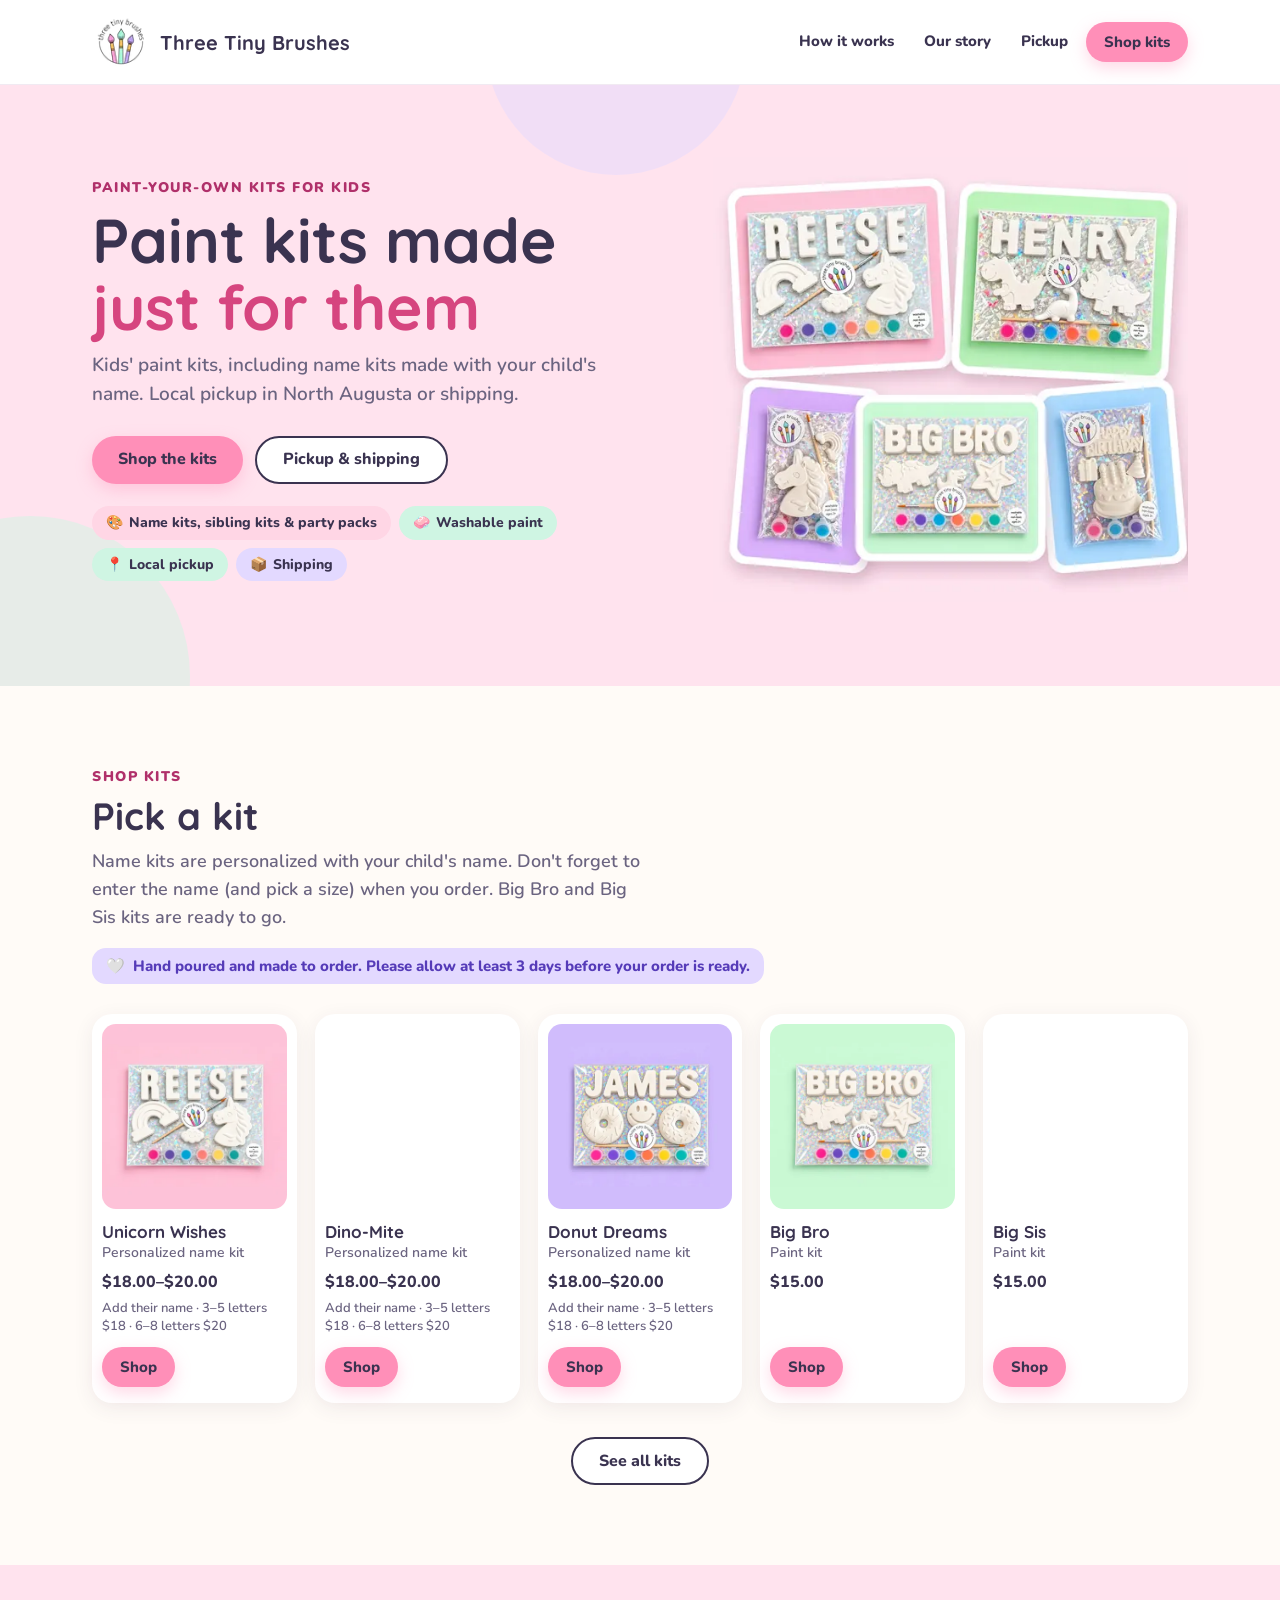
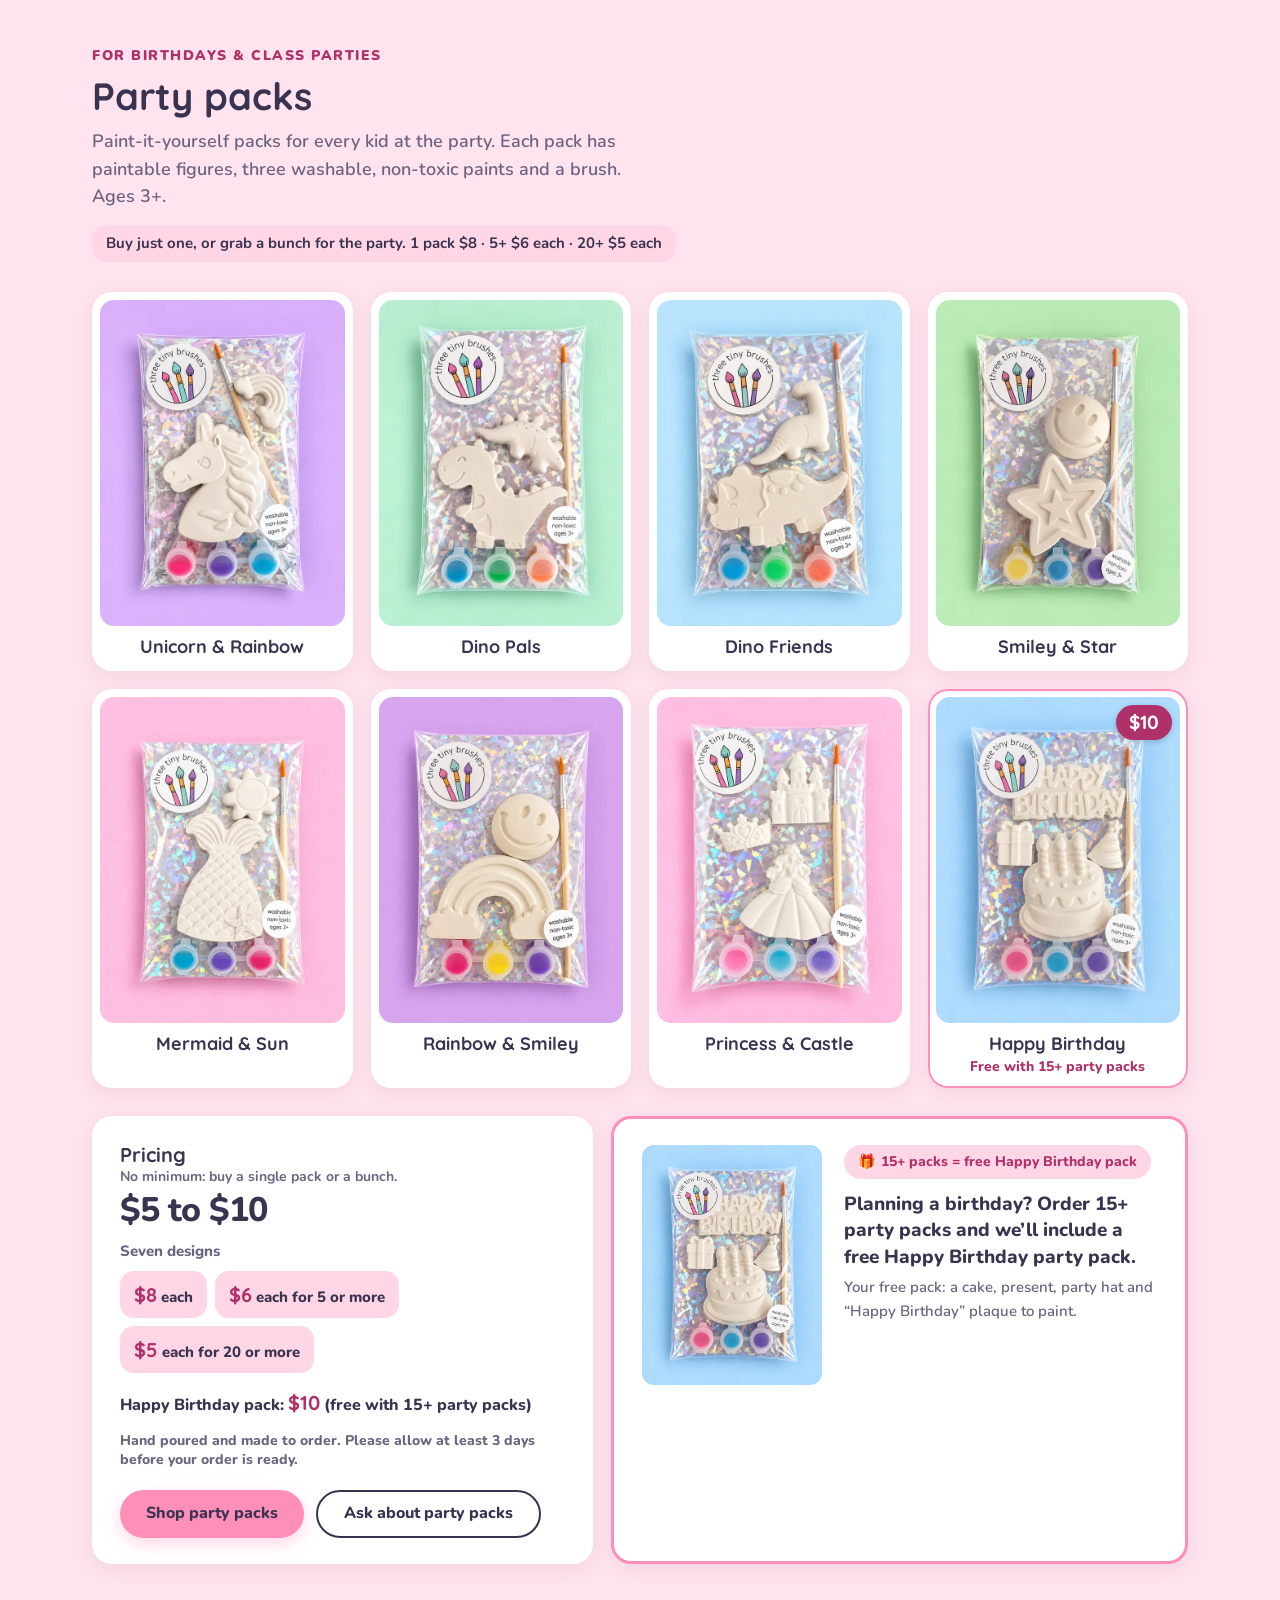
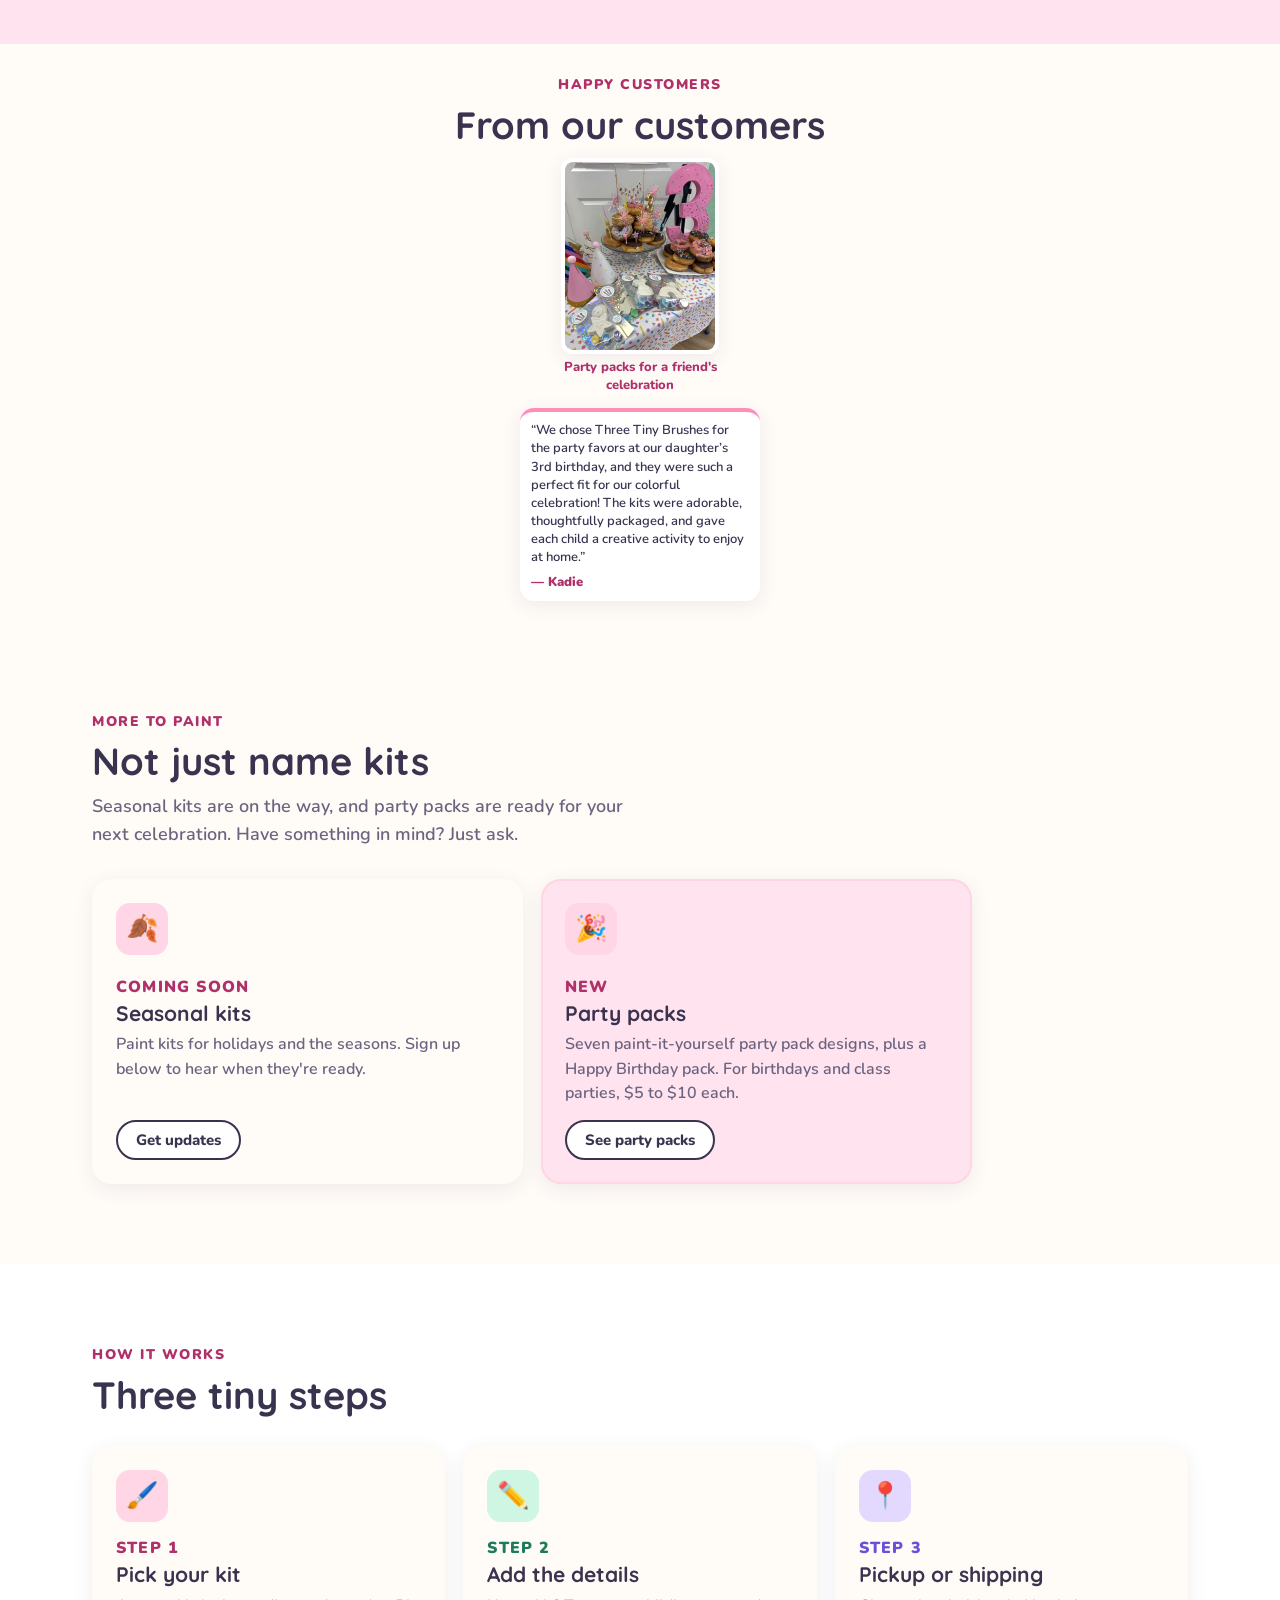
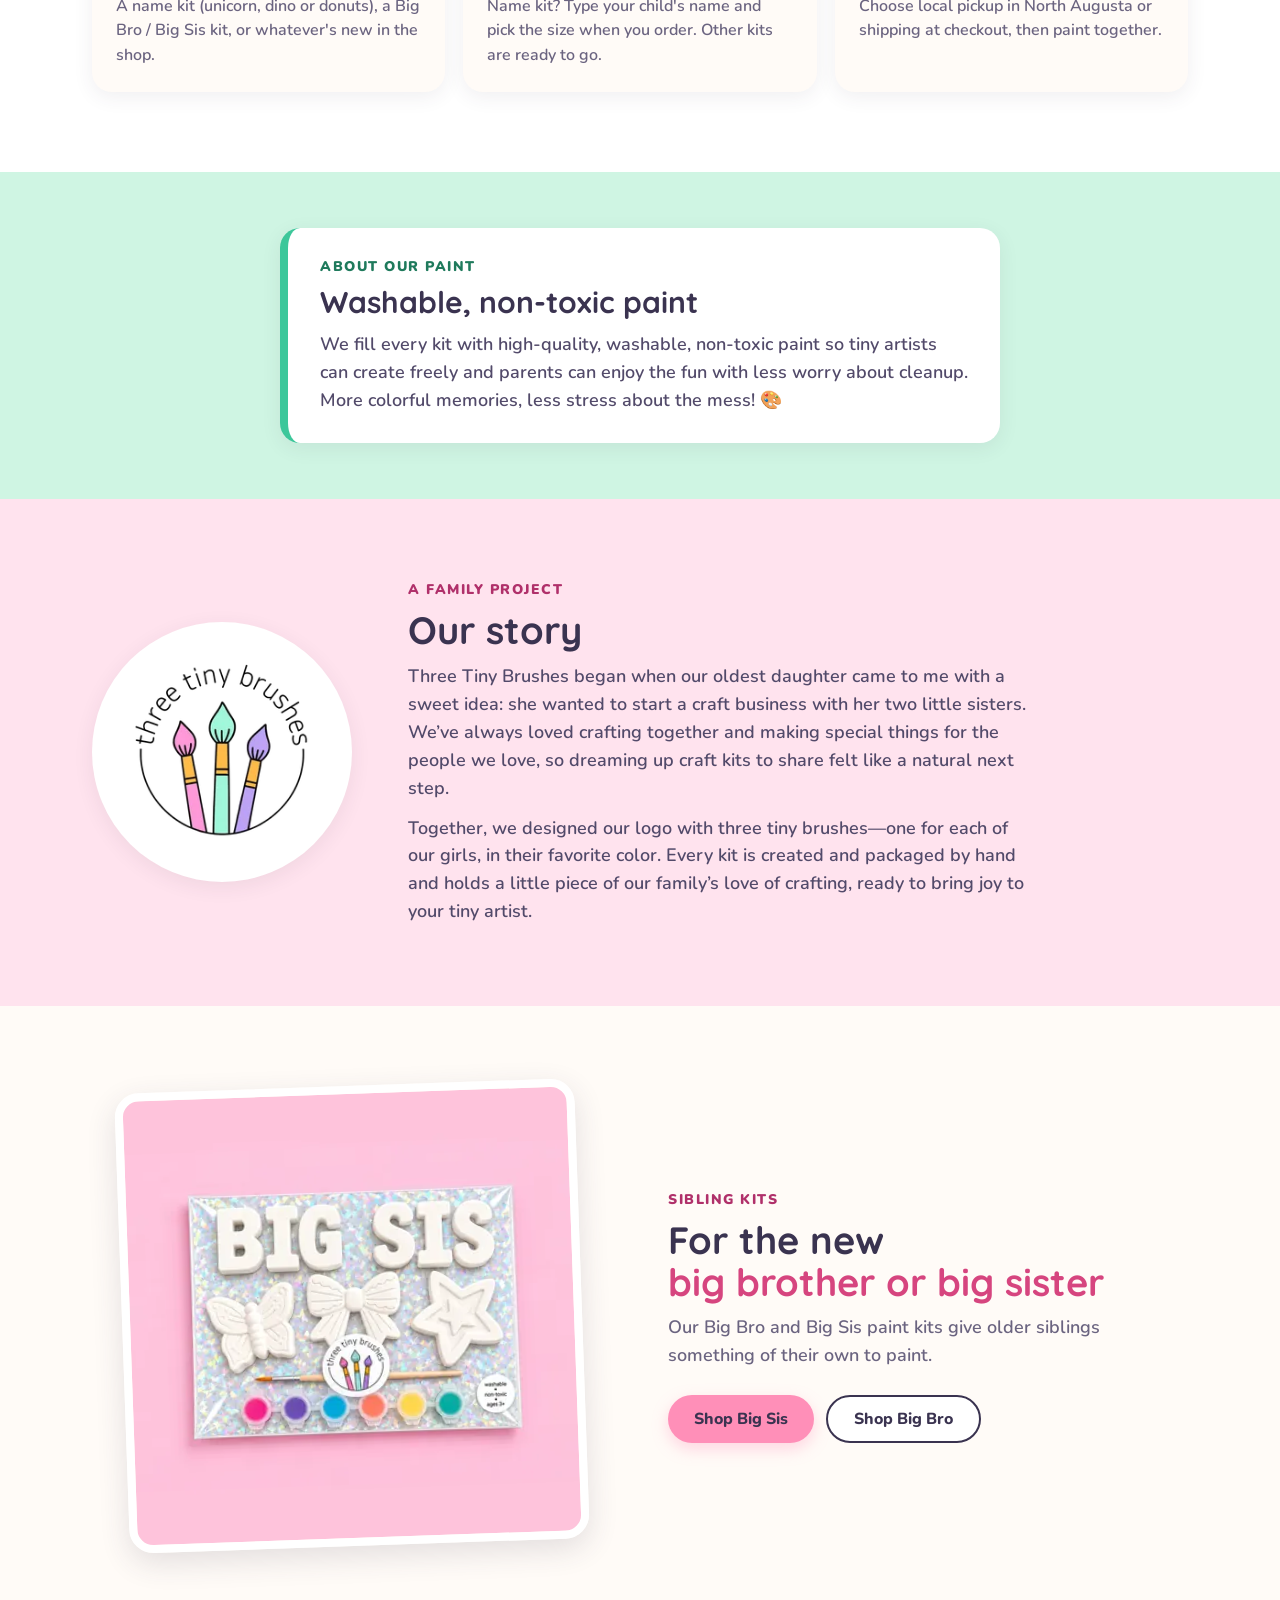
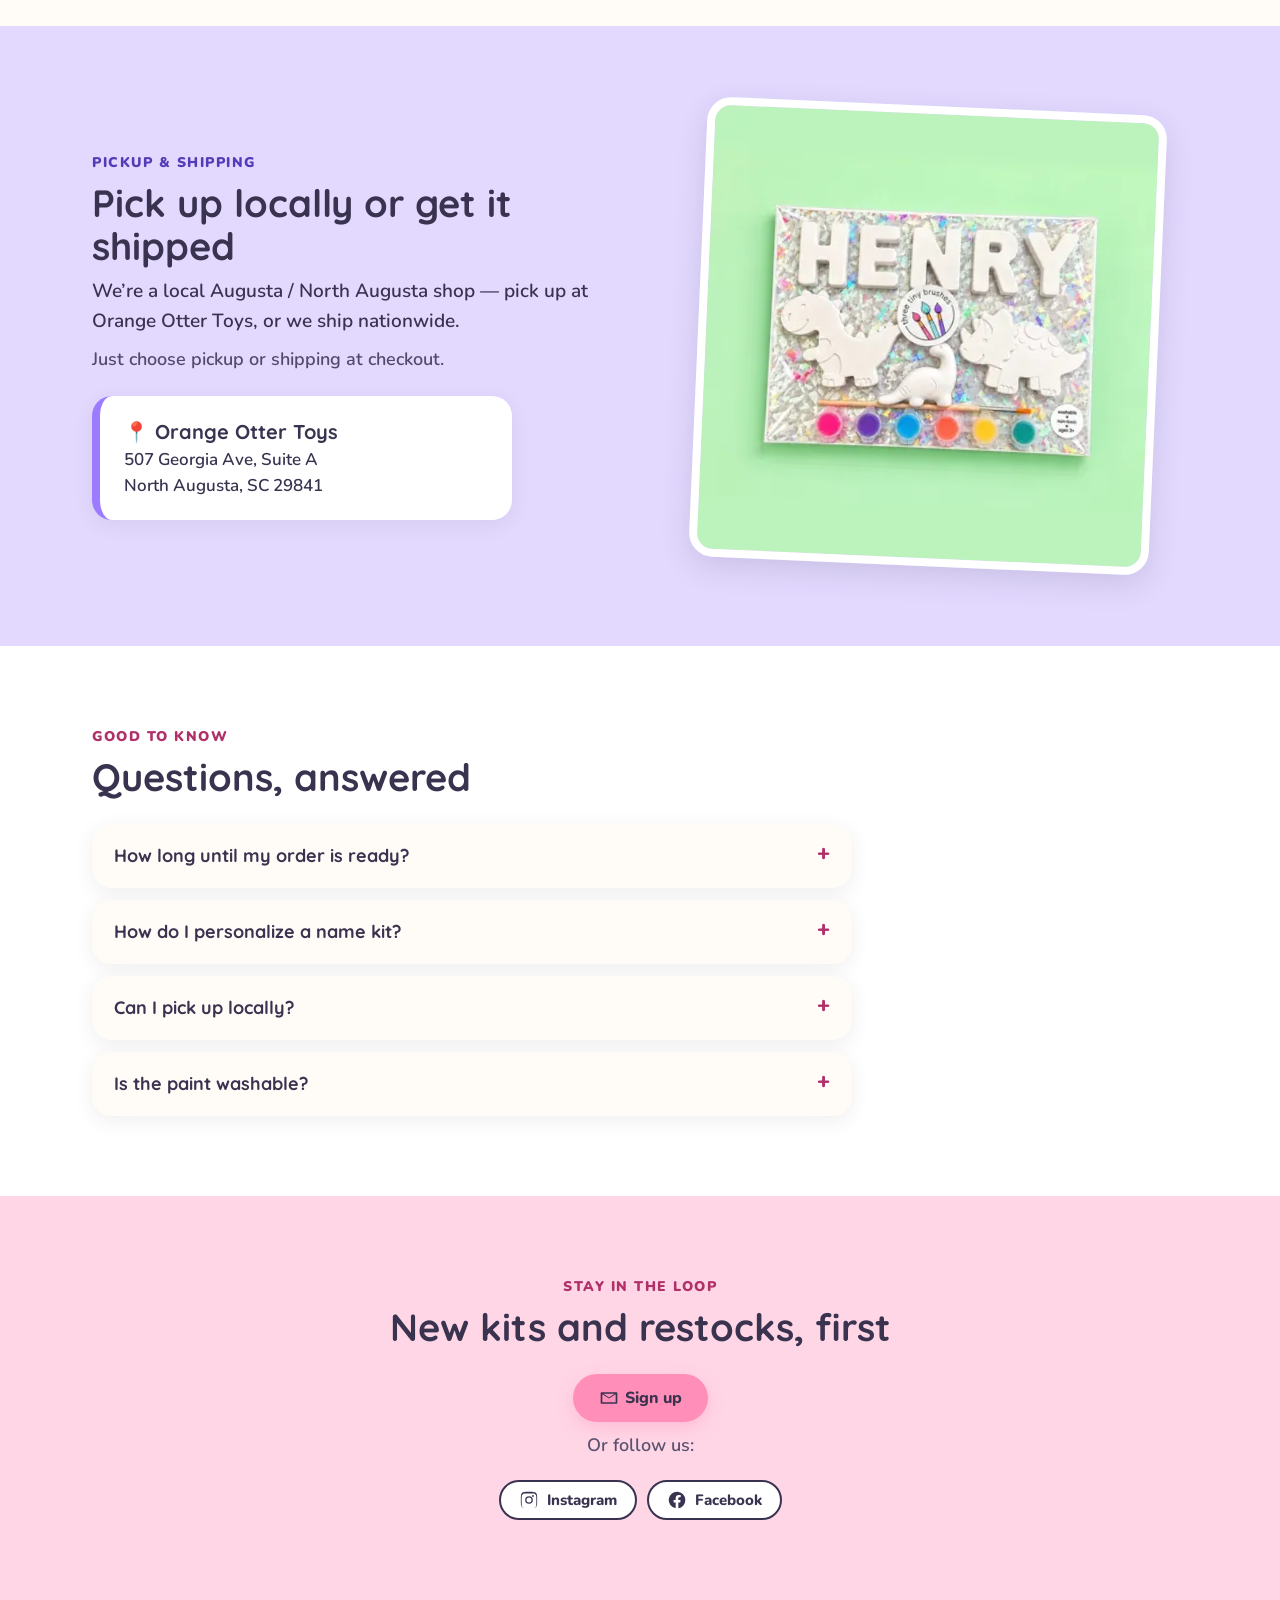
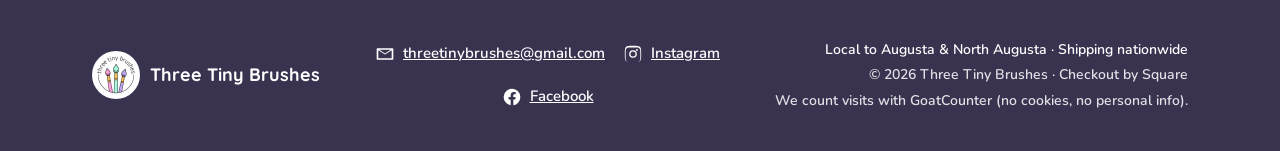
<file: index.html>
<!doctype html>
<html lang="en">
<head>
<meta charset="utf-8">
<meta name="viewport" content="width=device-width, initial-scale=1">
<title>Paint-Your-Own Kits for Kids | Three Tiny Brushes</title>
<meta name="description" content="Hand-poured, personalized paint-your-own plaster kits for kids. Pickup in North Augusta, SC or shipping nationwide.">
<link rel="canonical" href="https://threetinybrushes.com/">
<meta name="theme-color" content="#FFE3EE">
<link rel="icon" href="favicon.ico" sizes="32x32">
<link rel="icon" type="image/png" sizes="32x32" href="favicon-32.png">
<link rel="apple-touch-icon" sizes="180x180" href="apple-touch-icon.png">
<meta property="og:type" content="website">
<meta property="og:site_name" content="Three Tiny Brushes">
<meta property="og:title" content="Paint-Your-Own Kits for Kids | Three Tiny Brushes">
<meta property="og:description" content="Hand-poured, personalized paint-your-own plaster kits for kids. Pickup in North Augusta, SC or shipping nationwide.">
<meta property="og:url" content="https://threetinybrushes.com/">
<meta property="og:image" content="https://threetinybrushes.com/img/og.jpg">
<meta property="og:image:width" content="1200">
<meta property="og:image:height" content="630">
<meta property="og:image:alt" content="Three Tiny Brushes personalized paint name kits: Reese, Henry and James kits">
<meta name="twitter:card" content="summary_large_image">
<meta name="twitter:title" content="Paint-Your-Own Kits for Kids | Three Tiny Brushes">
<meta name="twitter:description" content="Hand-poured, personalized paint-your-own plaster kits for kids. Pickup in North Augusta, SC or shipping nationwide.">
<meta name="twitter:image" content="https://threetinybrushes.com/img/og.jpg">
<link rel="preconnect" href="https://fonts.googleapis.com">
<link rel="preconnect" href="https://fonts.gstatic.com" crossorigin>
<link rel="preload" as="style" href="https://fonts.googleapis.com/css2?family=Nunito:wght@600;800;900&amp;family=Quicksand:wght@700&amp;display=swap">
<link rel="stylesheet" href="https://fonts.googleapis.com/css2?family=Nunito:wght@600;800;900&amp;family=Quicksand:wght@700&amp;display=swap" media="print" onload="this.media='all'">
<noscript><link rel="stylesheet" href="https://fonts.googleapis.com/css2?family=Nunito:wght@600;800;900&amp;family=Quicksand:wght@700&amp;display=swap"></noscript>
<link rel="stylesheet" href="css/styles.css">
<script src="js/monitoring.js" defer></script>
<script type="application/ld+json">{"@context":"https://schema.org","@graph":[{"@type":"Store","@id":"https://threetinybrushes.com/#store","name":"Three Tiny Brushes","url":"https://threetinybrushes.com/","logo":"https://threetinybrushes.com/img/logo-128.png","image":"https://threetinybrushes.com/img/og.jpg","description":"Hand-poured, personalized paint-your-own plaster kits for kids. Pickup in North Augusta, SC or shipping nationwide.","areaServed":[{"@type":"City","name":"Augusta, GA"},{"@type":"City","name":"North Augusta, SC"},{"@type":"Country","name":"United States"}],"email":"threetinybrushes@gmail.com","sameAs":["https://www.instagram.com/threetinybrushes","https://www.facebook.com/threetinybrushes","https://threetinybrushes.square.site/"],"address":{"@type":"PostalAddress","name":"Orange Otter Toys (pickup location)","streetAddress":"507 Georgia Ave, Suite A","addressLocality":"North Augusta","addressRegion":"SC","postalCode":"29841","addressCountry":"US"},"makesOffer":[{"@type":"Offer","itemOffered":{"@id":"https://threetinybrushes.com/#unicorn-wishes"}},{"@type":"Offer","itemOffered":{"@id":"https://threetinybrushes.com/#dino-mite"}},{"@type":"Offer","itemOffered":{"@id":"https://threetinybrushes.com/#donut-dreams"}},{"@type":"Offer","itemOffered":{"@id":"https://threetinybrushes.com/#big-bro"}},{"@type":"Offer","itemOffered":{"@id":"https://threetinybrushes.com/#big-sis"}}]},{"@type":"Product","name":"Unicorn Wishes Personalized Paintable Name Kit","image":"https://threetinybrushes.com/img/unicorn-wishes-1600.jpg","description":"Unicorn Wishes personalized paint-your-own name kit.","brand":{"@type":"Brand","name":"Three Tiny Brushes"},"url":"https://threetinybrushes.square.site/product/unicorn-wishes-personalized-paintable-name-kit/DJL3EIU2E24Y5KIVT3AFHHFQ","offers":{"@type":"AggregateOffer","lowPrice":"18.00","highPrice":"20.00","priceCurrency":"USD","offerCount":2,"url":"https://threetinybrushes.square.site/product/unicorn-wishes-personalized-paintable-name-kit/DJL3EIU2E24Y5KIVT3AFHHFQ"},"@id":"https://threetinybrushes.com/#unicorn-wishes"},{"@type":"Product","name":"Dino-Mite Personalized Paintable Name Kit","image":"https://threetinybrushes.com/img/dino-mite-1600.jpg","description":"Dino-Mite personalized paint-your-own name kit.","brand":{"@type":"Brand","name":"Three Tiny Brushes"},"url":"https://threetinybrushes.square.site/product/dino-mite-personalized-paintable-name-kit/X7LNKIWP7Z5QSPDV2MBJVYXO","offers":{"@type":"AggregateOffer","lowPrice":"18.00","highPrice":"20.00","priceCurrency":"USD","offerCount":2,"url":"https://threetinybrushes.square.site/product/dino-mite-personalized-paintable-name-kit/X7LNKIWP7Z5QSPDV2MBJVYXO"},"@id":"https://threetinybrushes.com/#dino-mite"},{"@type":"Product","name":"Donut Dreams Personalized Paintable Name Kit","image":"https://threetinybrushes.com/img/donut-dreams-1600.jpg","description":"Donut Dreams personalized paint-your-own name kit.","brand":{"@type":"Brand","name":"Three Tiny Brushes"},"url":"https://threetinybrushes.square.site/product/donut-dreams-personalized-paintable-name-kit/XVZXHL3UPXNTKXDHEBRHSUZJ","offers":{"@type":"AggregateOffer","lowPrice":"18.00","highPrice":"20.00","priceCurrency":"USD","offerCount":2,"url":"https://threetinybrushes.square.site/product/donut-dreams-personalized-paintable-name-kit/XVZXHL3UPXNTKXDHEBRHSUZJ"},"@id":"https://threetinybrushes.com/#donut-dreams"},{"@type":"Product","name":"Big Bro Paint Kit","image":"https://threetinybrushes.com/img/big-bro-1600.jpg","description":"Big Bro paint kit.","brand":{"@type":"Brand","name":"Three Tiny Brushes"},"url":"https://threetinybrushes.square.site/product/big-bro-paint-kit/SIYX23676XSIWKKCX4ZDVVKI","offers":{"@type":"Offer","price":"15.00","priceCurrency":"USD","url":"https://threetinybrushes.square.site/product/big-bro-paint-kit/SIYX23676XSIWKKCX4ZDVVKI"},"@id":"https://threetinybrushes.com/#big-bro"},{"@type":"Product","name":"Big Sis Paint Kit","image":"https://threetinybrushes.com/img/big-sis-1600.jpg","description":"Big Sis paint kit.","brand":{"@type":"Brand","name":"Three Tiny Brushes"},"url":"https://threetinybrushes.square.site/product/big-sis-paint-kit/H5QH7S3RQCL5UPOWYXILWPQ4","offers":{"@type":"Offer","price":"15.00","priceCurrency":"USD","url":"https://threetinybrushes.square.site/product/big-sis-paint-kit/H5QH7S3RQCL5UPOWYXILWPQ4"},"@id":"https://threetinybrushes.com/#big-sis"},{"@type":"FAQPage","@id":"https://threetinybrushes.com/#faq","mainEntity":[{"@type":"Question","name":"How long until my order is ready?","acceptedAnswer":{"@type":"Answer","text":"Every piece is hand poured and made to order, so please allow at least 3 days before your order is ready. Because each one is handmade from plaster, no two are exactly alike, and a tiny imperfection here or there is part of the charm."}},{"@type":"Question","name":"How do I personalize a name kit?","acceptedAnswer":{"@type":"Answer","text":"Type your child’s name and pick the size when you order: 3–5 letters $18, 6–8 letters $20."}},{"@type":"Question","name":"Can I pick up locally?","acceptedAnswer":{"@type":"Answer","text":"Yes. Choose pickup or shipping at checkout. Pickup is at Orange Otter Toys, 507 Georgia Ave, Suite A, North Augusta, SC 29841, and we ship nationwide."}},{"@type":"Question","name":"Is the paint washable?","acceptedAnswer":{"@type":"Answer","text":"Yes. Every kit comes with high-quality, washable, non-toxic paint."}}]}]}</script>
</head>
<body>
<a class="skip" href="#main">Skip to content</a>
<header class="site-header"><div class="wrap">
 <a class="brand" href="#top" aria-label="Three Tiny Brushes, back to top"><picture><source type="image/webp" srcset="img/logo-64.webp 1x, img/logo-128.webp 2x"><img src="img/logo-128.png" width="58" height="58" alt=""></picture><span>Three Tiny Brushes</span></a>
 <nav class="nav" aria-label="Main">
  <a class="link" href="#how">How it works</a>
  <a class="link" href="#story">Our story</a>
  <a class="link" href="#pickup">Pickup</a>
  <a class="btn btn-p btn-sm" href="https://threetinybrushes.square.site/">Shop kits</a>
 </nav>
</div></header>

<main id="main">
<div class="hero" id="top">
 <div class="blob blob-a" aria-hidden="true"></div><div class="blob blob-b" aria-hidden="true"></div>
 <div class="wrap">
  <div>
   <p class="kicker">Paint-your-own kits for kids</p>
   <h1>Paint kits made<br><span class="accent">just for them</span></h1>
   <p class="sub">Kids' paint kits, including name kits made with your child's name. Local pickup in North Augusta or shipping.</p>
   <div class="row"><a class="btn btn-p" href="https://threetinybrushes.square.site/">Shop the kits</a><a class="btn btn-s" href="#pickup">Pickup &amp; shipping</a></div>
   <ul class="pills" aria-label="Highlights">
    <li class="pill" style="background:var(--pink-t)"><span aria-hidden="true">🎨</span> Name kits, sibling kits &amp; party packs</li>
    <li class="pill" style="background:var(--mint-t)"><span aria-hidden="true">🧼</span> Washable paint</li>
    <li class="pill" style="background:var(--mint-t)"><span aria-hidden="true">📍</span> Local pickup</li>
    <li class="pill" style="background:var(--lav-t)"><span aria-hidden="true">📦</span> Shipping</li>
   </ul>
  </div>
  <div class="hero-img"><a class="img-link" href="https://threetinybrushes.square.site/" aria-label="Shop all kits on our Square shop"><picture><source type="image/webp" srcset="img/hero-kits-560.webp 560w, img/hero-kits-800.webp 800w, img/hero-kits-1100.webp 1100w" sizes="(min-width:1160px) 480px, (min-width:900px) 40vw, (min-width:600px) 560px, calc(100vw - 40px)"><img src="img/hero-kits-800.jpg" srcset="img/hero-kits-560.jpg 560w, img/hero-kits-800.jpg 800w, img/hero-kits-1100.jpg 1100w" sizes="(min-width:1160px) 480px, (min-width:900px) 40vw, (min-width:600px) 560px, calc(100vw - 40px)" width="1400" height="1310" alt="Personalized paint name kits for Reese (unicorn) and Henry (dino), a Big Bro paint kit, plus Unicorn &amp; Rainbow and Happy Birthday party packs" fetchpriority="high" decoding="async"></picture></a></div>
 </div>
</div>

<section id="shop" aria-labelledby="shop-title"><div class="wrap">
 <p class="kicker">Shop kits</p><h2 id="shop-title">Pick a kit</h2>
 <p class="sub">Name kits are personalized with your child's name. Don't forget to enter the name (and pick a size) when you order. Big Bro and Big Sis kits are ready to go.</p>
 <p class="made-note"><span aria-hidden="true">🤍</span> Hand poured and made to order. Please allow at least 3 days before your order is ready.</p>
 <ul class="grid5">
  <li class="card prod">
   <picture><source type="image/webp" srcset="img/unicorn-wishes-400.webp 400w, img/unicorn-wishes-600.webp 600w, img/unicorn-wishes-800.webp 800w, img/unicorn-wishes-1600.webp 1600w" sizes="(min-width:1160px) 196px, (min-width:1040px) 17vw, (min-width:600px) 30vw, 44vw"><img src="img/unicorn-wishes-800.jpg" srcset="img/unicorn-wishes-400.jpg 400w, img/unicorn-wishes-600.jpg 600w, img/unicorn-wishes-800.jpg 800w, img/unicorn-wishes-1600.jpg 1600w" sizes="(min-width:1160px) 196px, (min-width:1040px) 17vw, (min-width:600px) 30vw, 44vw" width="1600" height="1600" alt="Unicorn Wishes personalized paint-your-own name kit" loading="lazy" decoding="async"></picture>
   <h3>Unicorn Wishes</h3><span class="type">Personalized name kit</span>
   <p class="price"><span class="visually-hidden">Price: </span>$18.00–$20.00</p>
   <p class="opts">Add their name · 3–5 letters $18 · 6–8 letters $20</p>
   <a class="btn btn-p btn-sm card-link" href="https://threetinybrushes.square.site/product/unicorn-wishes-personalized-paintable-name-kit/DJL3EIU2E24Y5KIVT3AFHHFQ" aria-label="Shop Unicorn Wishes on our Square shop">Shop</a>
  </li>
  <li class="card prod">
   <picture><source type="image/webp" srcset="img/dino-mite-400.webp 400w, img/dino-mite-600.webp 600w, img/dino-mite-800.webp 800w, img/dino-mite-1600.webp 1600w" sizes="(min-width:1160px) 196px, (min-width:1040px) 17vw, (min-width:600px) 30vw, 44vw"><img src="img/dino-mite-800.jpg" srcset="img/dino-mite-400.jpg 400w, img/dino-mite-600.jpg 600w, img/dino-mite-800.jpg 800w, img/dino-mite-1600.jpg 1600w" sizes="(min-width:1160px) 196px, (min-width:1040px) 17vw, (min-width:600px) 30vw, 44vw" width="1600" height="1600" alt="Dino-Mite personalized paint-your-own name kit" loading="lazy" decoding="async"></picture>
   <h3>Dino-Mite</h3><span class="type">Personalized name kit</span>
   <p class="price"><span class="visually-hidden">Price: </span>$18.00–$20.00</p>
   <p class="opts">Add their name · 3–5 letters $18 · 6–8 letters $20</p>
   <a class="btn btn-p btn-sm card-link" href="https://threetinybrushes.square.site/product/dino-mite-personalized-paintable-name-kit/X7LNKIWP7Z5QSPDV2MBJVYXO" aria-label="Shop Dino-Mite on our Square shop">Shop</a>
  </li>
  <li class="card prod">
   <picture><source type="image/webp" srcset="img/donut-dreams-400.webp 400w, img/donut-dreams-600.webp 600w, img/donut-dreams-800.webp 800w, img/donut-dreams-1600.webp 1600w" sizes="(min-width:1160px) 196px, (min-width:1040px) 17vw, (min-width:600px) 30vw, 44vw"><img src="img/donut-dreams-800.jpg" srcset="img/donut-dreams-400.jpg 400w, img/donut-dreams-600.jpg 600w, img/donut-dreams-800.jpg 800w, img/donut-dreams-1600.jpg 1600w" sizes="(min-width:1160px) 196px, (min-width:1040px) 17vw, (min-width:600px) 30vw, 44vw" width="1600" height="1600" alt="Donut Dreams personalized paint-your-own name kit" loading="lazy" decoding="async"></picture>
   <h3>Donut Dreams</h3><span class="type">Personalized name kit</span>
   <p class="price"><span class="visually-hidden">Price: </span>$18.00–$20.00</p>
   <p class="opts">Add their name · 3–5 letters $18 · 6–8 letters $20</p>
   <a class="btn btn-p btn-sm card-link" href="https://threetinybrushes.square.site/product/donut-dreams-personalized-paintable-name-kit/XVZXHL3UPXNTKXDHEBRHSUZJ" aria-label="Shop Donut Dreams on our Square shop">Shop</a>
  </li>
  <li class="card prod">
   <picture><source type="image/webp" srcset="img/big-bro-400.webp 400w, img/big-bro-600.webp 600w, img/big-bro-800.webp 800w, img/big-bro-1600.webp 1600w" sizes="(min-width:1160px) 196px, (min-width:1040px) 17vw, (min-width:600px) 30vw, 44vw"><img src="img/big-bro-800.jpg" srcset="img/big-bro-400.jpg 400w, img/big-bro-600.jpg 600w, img/big-bro-800.jpg 800w, img/big-bro-1600.jpg 1600w" sizes="(min-width:1160px) 196px, (min-width:1040px) 17vw, (min-width:600px) 30vw, 44vw" width="1600" height="1600" alt="Big Bro paint kit" loading="lazy" decoding="async"></picture>
   <h3>Big Bro</h3><span class="type">Paint kit</span>
   <p class="price"><span class="visually-hidden">Price: </span>$15.00</p>
   <a class="btn btn-p btn-sm card-link" href="https://threetinybrushes.square.site/product/big-bro-paint-kit/SIYX23676XSIWKKCX4ZDVVKI" aria-label="Shop Big Bro on our Square shop">Shop</a>
  </li>
  <li class="card prod">
   <picture><source type="image/webp" srcset="img/big-sis-400.webp 400w, img/big-sis-600.webp 600w, img/big-sis-800.webp 800w, img/big-sis-1600.webp 1600w" sizes="(min-width:1160px) 196px, (min-width:1040px) 17vw, (min-width:600px) 30vw, 44vw"><img src="img/big-sis-800.jpg" srcset="img/big-sis-400.jpg 400w, img/big-sis-600.jpg 600w, img/big-sis-800.jpg 800w, img/big-sis-1600.jpg 1600w" sizes="(min-width:1160px) 196px, (min-width:1040px) 17vw, (min-width:600px) 30vw, 44vw" width="1600" height="1600" alt="Big Sis paint kit" loading="lazy" decoding="async"></picture>
   <h3>Big Sis</h3><span class="type">Paint kit</span>
   <p class="price"><span class="visually-hidden">Price: </span>$15.00</p>
   <a class="btn btn-p btn-sm card-link" href="https://threetinybrushes.square.site/product/big-sis-paint-kit/H5QH7S3RQCL5UPOWYXILWPQ4" aria-label="Shop Big Sis on our Square shop">Shop</a>
  </li>
 </ul>
 <div class="center"><a class="btn btn-s" href="https://threetinybrushes.square.site/">See all kits</a></div>
</div></section>

<section class="party" id="party-packs" aria-labelledby="party-title"><div class="wrap">
 <p class="kicker">For birthdays &amp; class parties</p><h2 id="party-title">Party packs</h2>
 <p class="sub">Paint-it-yourself packs for every kid at the party. Each pack has paintable figures, three washable, non-toxic paints and a brush. Ages 3+.</p>
 <p class="single-note"><b>Buy just one, or grab a bunch for the party.</b> 1 pack $8 &middot; 5+ $6 each &middot; 20+ $5 each</p>
 <ul class="party-grid" aria-label="Party pack designs">
  <li><figure><a class="img-link" href="https://threetinybrushes.square.site/product/party-pack/VT7LMGTIQBLTZOM6BSILZJJO" aria-label="Shop the Unicorn &amp; Rainbow party pack"><picture><source type="image/webp" srcset="img/party-unicorn-rainbow-600.webp 600w, img/party-unicorn-rainbow-1000.webp 1000w" sizes="(min-width:1160px) 245px, (min-width:760px) calc((100vw - 182px) / 4), calc((100vw - 86px) / 2)"><img src="img/party-unicorn-rainbow-600.jpg" srcset="img/party-unicorn-rainbow-600.jpg 600w, img/party-unicorn-rainbow-1000.jpg 1000w" sizes="(min-width:1160px) 245px, (min-width:760px) calc((100vw - 182px) / 4), calc((100vw - 86px) / 2)" width="600" height="800" alt="Unicorn &amp; Rainbow party pack: a paintable unicorn head and rainbow with three paint pots and a brush" loading="lazy" decoding="async"></picture></a><figcaption>Unicorn &amp; Rainbow</figcaption></figure></li>
  <li><figure><a class="img-link" href="https://threetinybrushes.square.site/product/party-pack/VT7LMGTIQBLTZOM6BSILZJJO" aria-label="Shop the Dino Pals party pack"><picture><source type="image/webp" srcset="img/party-dino-pals-600.webp 600w, img/party-dino-pals-1000.webp 1000w" sizes="(min-width:1160px) 245px, (min-width:760px) calc((100vw - 182px) / 4), calc((100vw - 86px) / 2)"><img src="img/party-dino-pals-600.jpg" srcset="img/party-dino-pals-600.jpg 600w, img/party-dino-pals-1000.jpg 1000w" sizes="(min-width:1160px) 245px, (min-width:760px) calc((100vw - 182px) / 4), calc((100vw - 86px) / 2)" width="600" height="800" alt="Dino Pals party pack: a paintable T-rex and a small spiky dino with three paint pots and a brush" loading="lazy" decoding="async"></picture></a><figcaption>Dino Pals</figcaption></figure></li>
  <li><figure><a class="img-link" href="https://threetinybrushes.square.site/product/party-pack/VT7LMGTIQBLTZOM6BSILZJJO" aria-label="Shop the Dino Friends party pack"><picture><source type="image/webp" srcset="img/party-dino-friends-600.webp 600w, img/party-dino-friends-1000.webp 1000w" sizes="(min-width:1160px) 245px, (min-width:760px) calc((100vw - 182px) / 4), calc((100vw - 86px) / 2)"><img src="img/party-dino-friends-600.jpg" srcset="img/party-dino-friends-600.jpg 600w, img/party-dino-friends-1000.jpg 1000w" sizes="(min-width:1160px) 245px, (min-width:760px) calc((100vw - 182px) / 4), calc((100vw - 86px) / 2)" width="600" height="800" alt="Dino Friends party pack: a paintable long-neck dinosaur and triceratops with three paint pots and a brush" loading="lazy" decoding="async"></picture></a><figcaption>Dino Friends</figcaption></figure></li>
  <li><figure><a class="img-link" href="https://threetinybrushes.square.site/product/party-pack/VT7LMGTIQBLTZOM6BSILZJJO" aria-label="Shop the Smiley &amp; Star party pack"><picture><source type="image/webp" srcset="img/party-smiley-star-600.webp 600w, img/party-smiley-star-1000.webp 1000w" sizes="(min-width:1160px) 245px, (min-width:760px) calc((100vw - 182px) / 4), calc((100vw - 86px) / 2)"><img src="img/party-smiley-star-600.jpg" srcset="img/party-smiley-star-600.jpg 600w, img/party-smiley-star-1000.jpg 1000w" sizes="(min-width:1160px) 245px, (min-width:760px) calc((100vw - 182px) / 4), calc((100vw - 86px) / 2)" width="600" height="800" alt="Smiley &amp; Star party pack: a paintable smiley face and star with three paint pots and a brush" loading="lazy" decoding="async"></picture></a><figcaption>Smiley &amp; Star</figcaption></figure></li>
  <li><figure><a class="img-link" href="https://threetinybrushes.square.site/product/party-pack/VT7LMGTIQBLTZOM6BSILZJJO" aria-label="Shop the Mermaid &amp; Sun party pack"><picture><source type="image/webp" srcset="img/party-mermaid-sun-600.webp 600w, img/party-mermaid-sun-1000.webp 1000w" sizes="(min-width:1160px) 245px, (min-width:760px) calc((100vw - 182px) / 4), calc((100vw - 86px) / 2)"><img src="img/party-mermaid-sun-600.jpg" srcset="img/party-mermaid-sun-600.jpg 600w, img/party-mermaid-sun-1000.jpg 1000w" sizes="(min-width:1160px) 245px, (min-width:760px) calc((100vw - 182px) / 4), calc((100vw - 86px) / 2)" width="600" height="800" alt="Mermaid &amp; Sun party pack: a paintable mermaid tail and sun with three paint pots and a brush" loading="lazy" decoding="async"></picture></a><figcaption>Mermaid &amp; Sun</figcaption></figure></li>
  <li><figure><a class="img-link" href="https://threetinybrushes.square.site/product/party-pack/VT7LMGTIQBLTZOM6BSILZJJO" aria-label="Shop the Rainbow &amp; Smiley party pack"><picture><source type="image/webp" srcset="img/party-rainbow-smiley-600.webp 600w, img/party-rainbow-smiley-1000.webp 1000w" sizes="(min-width:1160px) 245px, (min-width:760px) calc((100vw - 182px) / 4), calc((100vw - 86px) / 2)"><img src="img/party-rainbow-smiley-600.jpg" srcset="img/party-rainbow-smiley-600.jpg 600w, img/party-rainbow-smiley-1000.jpg 1000w" sizes="(min-width:1160px) 245px, (min-width:760px) calc((100vw - 182px) / 4), calc((100vw - 86px) / 2)" width="600" height="800" alt="Rainbow &amp; Smiley party pack: a paintable rainbow and smiley face with three paint pots and a brush" loading="lazy" decoding="async"></picture></a><figcaption>Rainbow &amp; Smiley</figcaption></figure></li>
  <li><figure><a class="img-link" href="https://threetinybrushes.square.site/product/party-pack/VT7LMGTIQBLTZOM6BSILZJJO" aria-label="Shop the Princess &amp; Castle party pack"><picture><source type="image/webp" srcset="img/party-princess-castle-600.webp 600w, img/party-princess-castle-1000.webp 1000w" sizes="(min-width:1160px) 245px, (min-width:760px) calc((100vw - 182px) / 4), calc((100vw - 86px) / 2)"><img src="img/party-princess-castle-600.jpg" srcset="img/party-princess-castle-600.jpg 600w, img/party-princess-castle-1000.jpg 1000w" sizes="(min-width:1160px) 245px, (min-width:760px) calc((100vw - 182px) / 4), calc((100vw - 86px) / 2)" width="600" height="800" alt="Princess &amp; Castle party pack: a paintable princess, castle and crown with three paint pots and a brush" loading="lazy" decoding="async"></picture></a><figcaption>Princess &amp; Castle</figcaption></figure></li>
  <li class="bday"><figure><div class="pp-img"><a class="img-link" href="https://threetinybrushes.square.site/product/party-pack/VT7LMGTIQBLTZOM6BSILZJJO" aria-label="Shop the Happy Birthday party pack"><picture><source type="image/webp" srcset="img/party-happy-birthday-600.webp 600w, img/party-happy-birthday-1000.webp 1000w" sizes="(min-width:1160px) 245px, (min-width:760px) calc((100vw - 182px) / 4), calc((100vw - 86px) / 2)"><img src="img/party-happy-birthday-600.jpg" srcset="img/party-happy-birthday-600.jpg 600w, img/party-happy-birthday-1000.jpg 1000w" sizes="(min-width:1160px) 245px, (min-width:760px) calc((100vw - 182px) / 4), calc((100vw - 86px) / 2)" width="600" height="800" alt="Happy Birthday party pack: a paintable cake, present, party hat and &ldquo;Happy Birthday&rdquo; plaque with three paint pots and a brush" loading="lazy" decoding="async"></picture></a><span class="pp-price"><span class="visually-hidden">Price: </span>$10</span></div><figcaption>Happy Birthday<span class="pp-note">Free with 15+ party packs</span></figcaption></figure></li>
 </ul>
 <div class="party-buy">
  <div class="card party-price">
   <h3>Pricing</h3>
   <p class="single-note sm">No minimum: buy a single pack or a bunch.</p>
   <p class="range-price"><span class="visually-hidden">Price range: </span>$5 to $10</p>
   <p class="tiers-label">Seven designs</p>
   <p class="tiers" aria-label="Party pack pricing for the seven designs"><span class="tier"><b>$8</b> each</span> <span class="dot" aria-hidden="true">·</span> <span class="tier"><b>$6</b> each for 5 or more</span> <span class="dot" aria-hidden="true">·</span> <span class="tier"><b>$5</b> each for 20 or more</span></p>
   <p class="bday-price">Happy Birthday pack: <b>$10</b> (free with 15+ party packs)</p>
   <p class="made-note sm">Hand poured and made to order. Please allow at least 3 days before your order is ready.</p>
   <div class="row"><a class="btn btn-p" href="https://threetinybrushes.square.site/product/party-pack/VT7LMGTIQBLTZOM6BSILZJJO">Shop party packs</a><a class="btn btn-s" href="mailto:threetinybrushes@gmail.com?subject=Party%20packs">Ask about party packs</a></div>
  </div>
  <div class="card party-promo">
   <p class="pill deal"><span aria-hidden="true">🎁</span> 15+ packs = free Happy Birthday pack</p>
   <div class="promo-img"><a class="img-link" href="https://threetinybrushes.square.site/product/party-pack/VT7LMGTIQBLTZOM6BSILZJJO" aria-label="Shop the Happy Birthday party pack"><picture><source type="image/webp" srcset="img/party-happy-birthday-600.webp 600w, img/party-happy-birthday-1000.webp 1000w" sizes="(min-width:760px) 180px, 110px"><img src="img/party-happy-birthday-600.jpg" srcset="img/party-happy-birthday-600.jpg 600w, img/party-happy-birthday-1000.jpg 1000w" sizes="(min-width:760px) 180px, 110px" width="600" height="800" alt="Happy Birthday party pack: a paintable cake, present, party hat and &ldquo;Happy Birthday&rdquo; plaque with three paint pots and a brush" loading="lazy" decoding="async"></picture></a></div>
   <div class="promo-text">
    <p class="offer">Planning a birthday? Order 15+ party packs and we&rsquo;ll include a free Happy Birthday party pack.</p>
    <p class="promo-note">Your free pack: a cake, present, party hat and &ldquo;Happy Birthday&rdquo; plaque to paint.</p>
   </div>
  </div>
 </div>
</div></section>

<section class="reviews" id="reviews" aria-labelledby="reviews-title"><div class="wrap">
 <p class="kicker">Happy customers</p><h2 id="reviews-title">From our customers</h2>
  <figure class="cust-photo"><a class="img-link" href="https://threetinybrushes.square.site/product/party-pack/VT7LMGTIQBLTZOM6BSILZJJO" aria-label="Shop party packs on our Square shop"><picture><source type="image/webp" srcset="img/customer-party-600.webp 600w, img/customer-party-1000.webp 1000w, img/customer-party-1400.webp 1400w" sizes="(min-width:760px) 160px, 160px"><img src="img/customer-party-1000.jpg" srcset="img/customer-party-600.jpg 600w, img/customer-party-1000.jpg 1000w, img/customer-party-1400.jpg 1400w" sizes="(min-width:760px) 160px, 160px" width="1000" height="1253" alt="A birthday table with a donut tower, a pink number 3 and Three Tiny Brushes party packs in the foreground" loading="lazy" decoding="async"></picture></a><figcaption>Party packs for a friend's celebration</figcaption></figure>
 <ul class="rev-grid">
  <li class="card review"><blockquote><p>&ldquo;We chose Three Tiny Brushes for the party favors at our daughter’s 3rd birthday, and they were such a perfect fit for our colorful celebration! The kits were adorable, thoughtfully packaged, and gave each child a creative activity to enjoy at home.&rdquo;</p></blockquote><p class="rev-name">&mdash; Kadie</p></li>
 </ul>
</div></section>



<section class="more" id="more" aria-labelledby="more-title"><div class="wrap">
 <p class="kicker">More to paint</p><h2 id="more-title">Not just name kits</h2>
 <p class="sub">Seasonal kits are on the way, and party packs are ready for your next celebration. Have something in mind? Just ask.</p>
 <ul class="steps">
  <li class="card step"><div class="ico" style="background:var(--pink-t)" aria-hidden="true">🍂</div><p class="num" style="color:var(--pink-text)">COMING SOON</p><h3>Seasonal kits</h3><p>Paint kits for holidays and the seasons. Sign up below to hear when they're ready.</p><a class="btn btn-s btn-sm" href="#loop">Get updates</a></li>
  <li class="card step party">
   <div class="ico" style="background:var(--pink-t)" aria-hidden="true">🎉</div><p class="num" style="color:var(--pink-text)">NEW</p><h3>Party packs</h3>
   <p>Seven paint-it-yourself party pack designs, plus a Happy Birthday pack. For birthdays and class parties, $5 to $10 each.</p>
   <a class="btn btn-s btn-sm" href="#party-packs">See party packs</a>
  </li>
 </ul>
</div></section>

<section class="how" id="how" aria-labelledby="how-title"><div class="wrap">
 <p class="kicker">How it works</p><h2 id="how-title">Three tiny steps</h2>
 <ol class="steps">
  <li class="card step"><div class="ico" style="background:var(--pink-t)" aria-hidden="true">🖌️</div><p class="num" style="color:var(--pink-text)">STEP 1</p><h3>Pick your kit</h3><p>A name kit (unicorn, dino or donuts), a Big Bro / Big Sis kit, or whatever's new in the shop.</p></li>
  <li class="card step"><div class="ico" style="background:var(--mint-t)" aria-hidden="true">✏️</div><p class="num" style="color:var(--mint-text)">STEP 2</p><h3>Add the details</h3><p>Name kit? Type your child's name and pick the size when you order. Other kits are ready to go.</p></li>
  <li class="card step"><div class="ico" style="background:var(--lav-t)" aria-hidden="true">📍</div><p class="num" style="color:var(--lav-text)">STEP 3</p><h3>Pickup or shipping</h3><p>Choose local pickup in North Augusta or shipping at checkout, then paint together.</p></li>
 </ol>
</div></section>


<section class="paint" id="paint" aria-labelledby="paint-title"><div class="wrap">
 <div class="card paint-note">
  <p class="kicker">About our paint</p>
  <h2 id="paint-title">Washable, non-toxic paint</h2>
  <p>We fill every kit with high-quality, washable, non-toxic paint so tiny artists can create freely and parents can enjoy the fun with less worry about cleanup. More colorful memories, less stress about the mess! 🎨</p>
 </div>
</div></section>

<section class="story" id="story" aria-labelledby="story-title"><div class="wrap story-in">
 <div class="story-logo"><picture><source type="image/webp" srcset="img/logo-240.webp 1x, img/logo-480.webp 2x"><img src="img/logo-240.png" srcset="img/logo-240.png 1x, img/logo-480.png 2x" width="240" height="240" alt="Three Tiny Brushes logo: three paintbrushes in pink, mint and lavender" loading="lazy" decoding="async"></picture></div>
 <div><p class="kicker">A family project</p><h2 id="story-title">Our story</h2>
 <p>Three Tiny Brushes began when our oldest daughter came to me with a sweet idea: she wanted to start a craft business with her two little sisters. We&rsquo;ve always loved crafting together and making special things for the people we love, so dreaming up craft kits to share felt like a natural next step.</p>
 <p>Together, we designed our logo with three tiny brushes&mdash;one for each of our girls, in their favorite color. Every kit is created and packaged by hand and holds a little piece of our family&rsquo;s love of crafting, ready to bring joy to your tiny artist.</p></div>
</div></section>

<section id="siblings" aria-labelledby="sib-title"><div class="wrap split">
 <div class="polaroid-wrap"><a class="img-link" href="https://threetinybrushes.square.site/product/big-sis-paint-kit/H5QH7S3RQCL5UPOWYXILWPQ4" aria-label="Shop the Big Sis paint kit"><picture><source type="image/webp" srcset="img/big-sis-400.webp 400w, img/big-sis-600.webp 600w, img/big-sis-800.webp 800w, img/big-sis-1600.webp 1600w" sizes="(min-width:1160px) 460px, (min-width:760px) 40vw, calc(100vw - 40px)"><img src="img/big-sis-800.jpg" srcset="img/big-sis-400.jpg 400w, img/big-sis-600.jpg 600w, img/big-sis-800.jpg 800w, img/big-sis-1600.jpg 1600w" sizes="(min-width:1160px) 460px, (min-width:760px) 40vw, calc(100vw - 40px)" width="1600" height="1600" alt="Big Sis paint kit" class="polaroid tilt-l" loading="lazy" decoding="async"></picture></a></div>
 <div><p class="kicker">Sibling kits</p><h2 id="sib-title">For the new<br><span class="accent">big brother or big sister</span></h2>
 <p class="sub">Our Big Bro and Big Sis paint kits give older siblings something of their own to paint.</p>
 <div class="row"><a class="btn btn-p" href="https://threetinybrushes.square.site/product/big-sis-paint-kit/H5QH7S3RQCL5UPOWYXILWPQ4">Shop Big Sis</a><a class="btn btn-s" href="https://threetinybrushes.square.site/product/big-bro-paint-kit/SIYX23676XSIWKKCX4ZDVVKI">Shop Big Bro</a></div></div>
</div></section>

<section class="pickup" id="pickup" aria-labelledby="pickup-title"><div class="wrap split rev">
 <div class="polaroid-wrap"><a class="img-link" href="https://threetinybrushes.square.site/product/dino-mite-personalized-paintable-name-kit/X7LNKIWP7Z5QSPDV2MBJVYXO" aria-label="Shop the Dino-Mite name kit"><picture><source type="image/webp" srcset="img/dino-mite-400.webp 400w, img/dino-mite-600.webp 600w, img/dino-mite-800.webp 800w, img/dino-mite-1600.webp 1600w" sizes="(min-width:1160px) 460px, (min-width:760px) 40vw, calc(100vw - 40px)"><img src="img/dino-mite-800.jpg" srcset="img/dino-mite-400.jpg 400w, img/dino-mite-600.jpg 600w, img/dino-mite-800.jpg 800w, img/dino-mite-1600.jpg 1600w" sizes="(min-width:1160px) 460px, (min-width:760px) 40vw, calc(100vw - 40px)" width="1600" height="1600" alt="Dino-Mite personalized paint-your-own name kit" class="polaroid tilt-r" loading="lazy" decoding="async"></picture></a></div>
 <div><p class="kicker">Pickup &amp; shipping</p><h2 id="pickup-title">Pick up locally or get it shipped</h2>
 <p class="sub lead-local">We&rsquo;re a local Augusta / North Augusta shop &mdash; pick up at Orange Otter Toys, or we ship nationwide.</p>
 <p class="sub">Just choose pickup or shipping at checkout.</p>
 <address class="card addr"><strong><span aria-hidden="true">📍</span> Orange Otter Toys</strong>507 Georgia Ave, Suite A<br>North Augusta, SC 29841</address></div>
</div></section>

<section class="faq" id="faq" aria-labelledby="faq-title"><div class="wrap">
 <p class="kicker">Good to know</p><h2 id="faq-title">Questions, answered</h2>
 <div class="faq-list">
  <details class="card faq-item"><summary>How long until my order is ready?</summary><p>Every piece is hand poured and made to order, so please allow at least 3 days before your order is ready. Because each one is handmade from plaster, no two are exactly alike, and a tiny imperfection here or there is part of the charm.</p></details>
  <details class="card faq-item"><summary>How do I personalize a name kit?</summary><p>Type your child&rsquo;s name and pick the size when you order: 3&ndash;5 letters $18, 6&ndash;8 letters $20.</p></details>
  <details class="card faq-item"><summary>Can I pick up locally?</summary><p>Yes. Choose pickup or shipping at checkout. Pickup is at Orange Otter Toys, 507 Georgia Ave, Suite A, North Augusta, SC 29841, and we ship nationwide.</p></details>
  <details class="card faq-item"><summary>Is the paint washable?</summary><p>Yes. Every kit comes with high-quality, washable, non-toxic paint.</p></details>
 </div>
</div></section>

<section class="news" id="loop" aria-labelledby="loop-title"><div class="wrap">
 <p class="kicker">Stay in the loop</p><h2 id="loop-title">New kits and restocks, first</h2>
 <div class="row"><a class="btn btn-p" href="mailto:threetinybrushes@gmail.com?subject=Add%20me%20to%20the%20Three%20Tiny%20Brushes%20list"><svg width="20" height="20" fill="currentColor" viewBox="0 0 24 24" aria-hidden="true"><path d="M3 5h18a1 1 0 0 1 1 1v12a1 1 0 0 1-1 1H3a1 1 0 0 1-1-1V6a1 1 0 0 1 1-1zm1 2.4V17h16V7.4l-8 5.3-8-5.3zM5.2 7l6.8 4.5L18.8 7H5.2z"/></svg> Sign up</a></div>
 <p class="sub">Or follow us:</p>
 <div class="follow">
  <a class="btn btn-s btn-sm" href="https://www.instagram.com/threetinybrushes" rel="noopener"><svg viewBox="0 0 24 24" aria-hidden="true"><path d="M12 2.2c3.2 0 3.6 0 4.8.1 1.2.1 1.8.2 2.2.4.6.2 1 .5 1.4.9.4.4.7.8.9 1.4.2.4.4 1.1.4 2.2.1 1.3.1 1.6.1 4.8s0 3.6-.1 4.8c-.1 1.2-.2 1.8-.4 2.2-.2.6-.5 1-.9 1.4-.4.4-.8.7-1.4.9-.4.2-1.1.4-2.2.4-1.3.1-1.6.1-4.8.1s-3.6 0-4.8-.1c-1.2-.1-1.8-.2-2.2-.4-.6-.2-1-.5-1.4-.9-.4-.4-.7-.8-.9-1.4-.2-.4-.4-1.1-.4-2.2C2.2 15.6 2.2 15.2 2.2 12s0-3.6.1-4.8c.1-1.2.2-1.8.4-2.2.2-.6.5-1 .9-1.4.4-.4.8-.7 1.4-.9.4-.2 1.1-.4 2.2-.4C8.4 2.2 8.8 2.2 12 2.2zm0 2c-3.1 0-3.5 0-4.7.1-1 0-1.6.2-1.9.3-.5.2-.8.4-1.1.7-.3.3-.6.7-.7 1.1-.1.4-.3.9-.3 1.9-.1 1.2-.1 1.6-.1 4.7s0 3.5.1 4.7c0 1 .2 1.6.3 1.9.2.5.4.8.7 1.1.3.3.7.6 1.1.7.4.1.9.3 1.9.3 1.2.1 1.6.1 4.7.1s3.5 0 4.7-.1c1 0 1.6-.2 1.9-.3.5-.2.8-.4 1.1-.7.3-.3.6-.7.7-1.1.1-.4.3-.9.3-1.9.1-1.2.1-1.6.1-4.7s0-3.5-.1-4.7c0-1-.2-1.6-.3-1.9-.2-.5-.4-.8-.7-1.1-.3-.3-.7-.6-1.1-.7-.4-.1-.9-.3-1.9-.3-1.2-.1-1.6-.1-4.7-.1zm0 3.2a4.6 4.6 0 1 1 0 9.2 4.6 4.6 0 0 1 0-9.2zm0 7.6a3 3 0 1 0 0-6 3 3 0 0 0 0 6zm5.8-7.8a1.1 1.1 0 1 1-2.2 0 1.1 1.1 0 0 1 2.2 0z"/></svg> Instagram</a>
  <a class="btn btn-s btn-sm" href="https://www.facebook.com/threetinybrushes" rel="noopener"><svg viewBox="0 0 24 24" aria-hidden="true"><path d="M22 12a10 10 0 1 0-11.6 9.9v-7H7.9V12h2.5V9.8c0-2.5 1.5-3.9 3.8-3.9 1.1 0 2.2.2 2.2.2v2.5h-1.3c-1.2 0-1.6.8-1.6 1.6V12h2.8l-.4 2.9h-2.3v7A10 10 0 0 0 22 12z"/></svg> Facebook</a>
 </div>
</div></section>
</main>

<footer class="site-footer"><div class="wrap">
 <a class="brand" href="#top"><picture><source type="image/webp" srcset="img/logo-solid-96.webp"><img src="img/logo-solid-96.png" width="48" height="48" alt="" loading="lazy"></picture><span>Three Tiny Brushes</span></a>
 <div class="foot-links">
  <a href="mailto:threetinybrushes@gmail.com"><svg viewBox="0 0 24 24" aria-hidden="true"><path d="M3 5h18a1 1 0 0 1 1 1v12a1 1 0 0 1-1 1H3a1 1 0 0 1-1-1V6a1 1 0 0 1 1-1zm1 2.4V17h16V7.4l-8 5.3-8-5.3zM5.2 7l6.8 4.5L18.8 7H5.2z"/></svg> threetinybrushes@gmail.com</a>
  <a href="https://www.instagram.com/threetinybrushes" rel="noopener"><svg viewBox="0 0 24 24" aria-hidden="true"><path d="M12 2.2c3.2 0 3.6 0 4.8.1 1.2.1 1.8.2 2.2.4.6.2 1 .5 1.4.9.4.4.7.8.9 1.4.2.4.4 1.1.4 2.2.1 1.3.1 1.6.1 4.8s0 3.6-.1 4.8c-.1 1.2-.2 1.8-.4 2.2-.2.6-.5 1-.9 1.4-.4.4-.8.7-1.4.9-.4.2-1.1.4-2.2.4-1.3.1-1.6.1-4.8.1s-3.6 0-4.8-.1c-1.2-.1-1.8-.2-2.2-.4-.6-.2-1-.5-1.4-.9-.4-.4-.7-.8-.9-1.4-.2-.4-.4-1.1-.4-2.2C2.2 15.6 2.2 15.2 2.2 12s0-3.6.1-4.8c.1-1.2.2-1.8.4-2.2.2-.6.5-1 .9-1.4.4-.4.8-.7 1.4-.9.4-.2 1.1-.4 2.2-.4C8.4 2.2 8.8 2.2 12 2.2zm0 2c-3.1 0-3.5 0-4.7.1-1 0-1.6.2-1.9.3-.5.2-.8.4-1.1.7-.3.3-.6.7-.7 1.1-.1.4-.3.9-.3 1.9-.1 1.2-.1 1.6-.1 4.7s0 3.5.1 4.7c0 1 .2 1.6.3 1.9.2.5.4.8.7 1.1.3.3.7.6 1.1.7.4.1.9.3 1.9.3 1.2.1 1.6.1 4.7.1s3.5 0 4.7-.1c1 0 1.6-.2 1.9-.3.5-.2.8-.4 1.1-.7.3-.3.6-.7.7-1.1.1-.4.3-.9.3-1.9.1-1.2.1-1.6.1-4.7s0-3.5-.1-4.7c0-1-.2-1.6-.3-1.9-.2-.5-.4-.8-.7-1.1-.3-.3-.7-.6-1.1-.7-.4-.1-.9-.3-1.9-.3-1.2-.1-1.6-.1-4.7-.1zm0 3.2a4.6 4.6 0 1 1 0 9.2 4.6 4.6 0 0 1 0-9.2zm0 7.6a3 3 0 1 0 0-6 3 3 0 0 0 0 6zm5.8-7.8a1.1 1.1 0 1 1-2.2 0 1.1 1.1 0 0 1 2.2 0z"/></svg> Instagram</a>
  <a href="https://www.facebook.com/threetinybrushes" rel="noopener"><svg viewBox="0 0 24 24" aria-hidden="true"><path d="M22 12a10 10 0 1 0-11.6 9.9v-7H7.9V12h2.5V9.8c0-2.5 1.5-3.9 3.8-3.9 1.1 0 2.2.2 2.2.2v2.5h-1.3c-1.2 0-1.6.8-1.6 1.6V12h2.8l-.4 2.9h-2.3v7A10 10 0 0 0 22 12z"/></svg> Facebook</a>
 </div>
 <div class="foot-meta">
  <p class="foot-local"><span>Local to Augusta &amp; North Augusta</span> · <span>Shipping nationwide</span></p>
  <p class="small">© 2026 Three Tiny Brushes · Checkout by Square</p>
  <p class="small">We count visits with GoatCounter (no cookies, no personal info).</p>
 </div>
</div></footer>
</body>
</html>
</file>
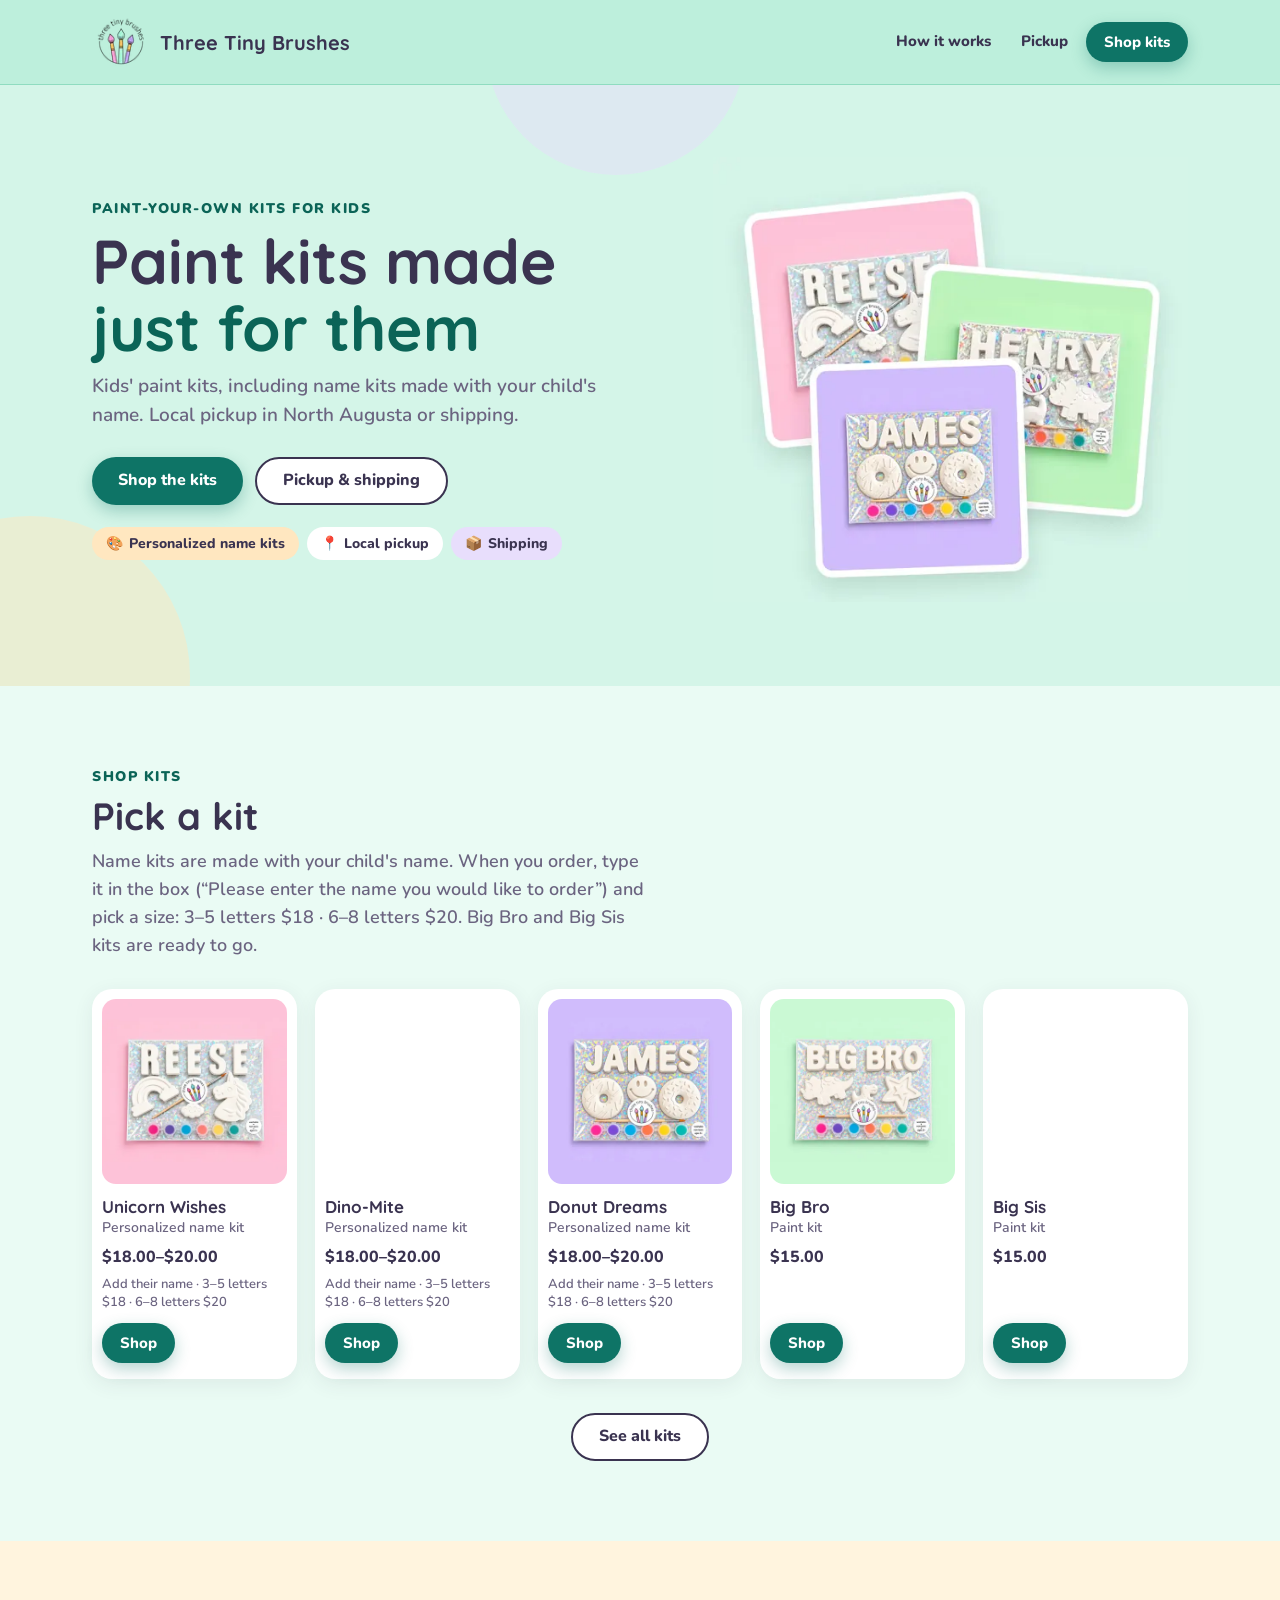
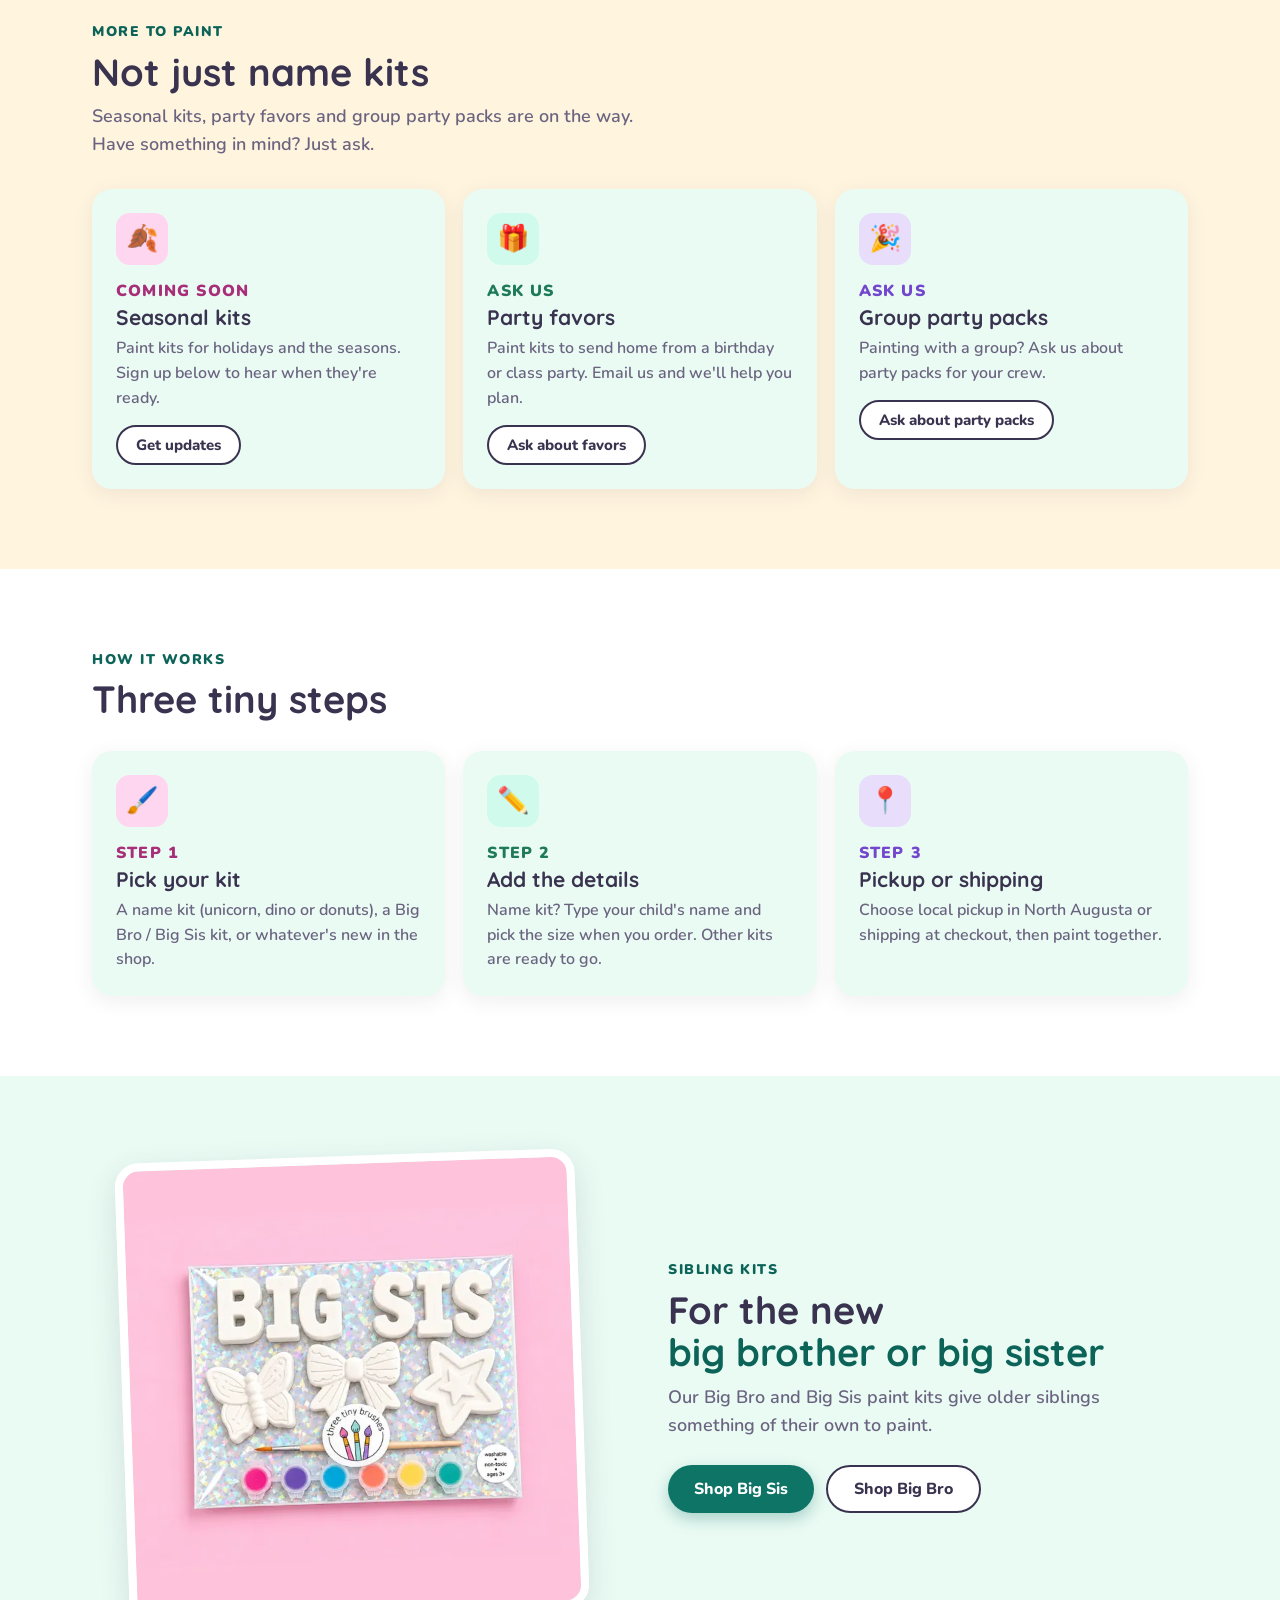
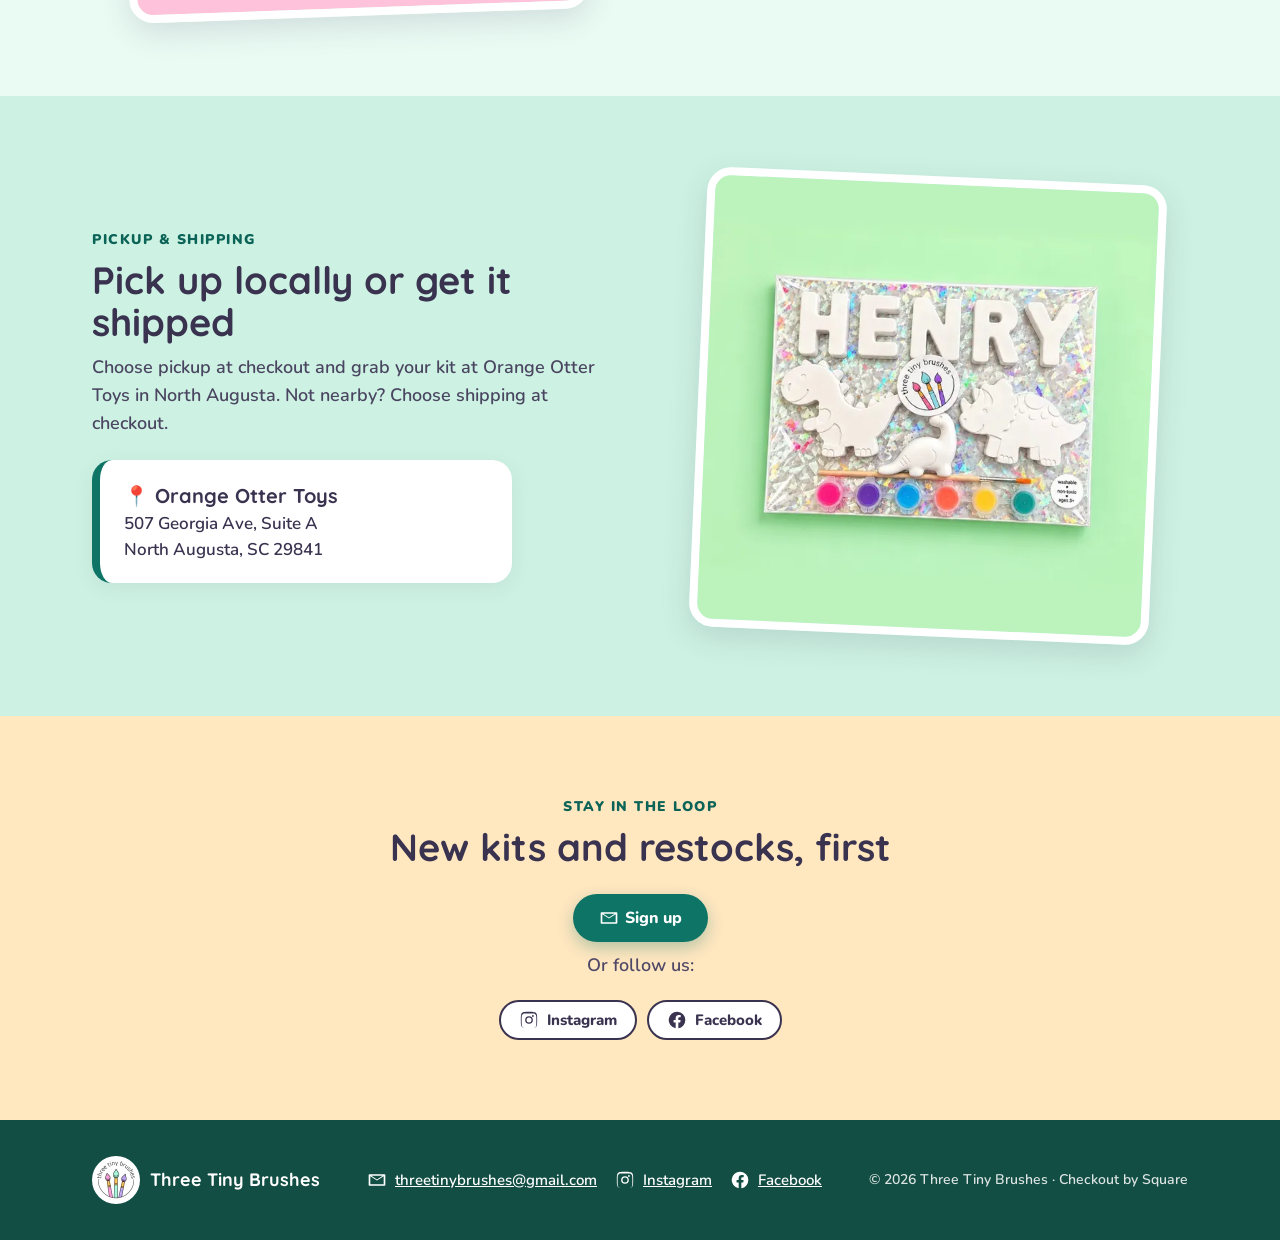
<file: option-a/index.html>
<!doctype html>
<html lang="en">
<head>
<meta charset="utf-8">
<meta name="robots" content="noindex, nofollow">
<meta name="viewport" content="width=device-width, initial-scale=1">
<title>Paint-Your-Own Kits for Kids | Three Tiny Brushes</title>
<meta name="description" content="Paint-your-own kits for kids, including name kits personalized with your child's name. Local pickup in North Augusta, SC or shipping.">
<meta name="theme-color" content="#BDEFDC">
<link rel="icon" href="../favicon.ico" sizes="32x32">
<link rel="icon" type="image/png" sizes="32x32" href="../favicon-32.png">
<link rel="apple-touch-icon" sizes="180x180" href="../apple-touch-icon.png">
<meta property="og:type" content="website">
<meta property="og:site_name" content="Three Tiny Brushes">
<meta property="og:title" content="Paint-Your-Own Kits for Kids | Three Tiny Brushes">
<meta property="og:description" content="Paint-your-own kits for kids, including name kits personalized with your child's name. Local pickup in North Augusta, SC or shipping.">
<meta property="og:url" content="https://threetinybrushes.com/">
<meta property="og:image" content="https://threetinybrushes.com/img/og.jpg">
<meta property="og:image:width" content="1200">
<meta property="og:image:height" content="630">
<meta property="og:image:alt" content="Three Tiny Brushes personalized paint name kits: Reese, Henry and James kits">
<meta name="twitter:card" content="summary_large_image">
<meta name="twitter:title" content="Paint-Your-Own Kits for Kids | Three Tiny Brushes">
<meta name="twitter:description" content="Paint-your-own kits for kids, including name kits personalized with your child's name. Local pickup in North Augusta, SC or shipping.">
<meta name="twitter:image" content="https://threetinybrushes.com/img/og.jpg">
<link rel="preconnect" href="https://fonts.googleapis.com">
<link rel="preconnect" href="https://fonts.gstatic.com" crossorigin>
<link rel="preload" as="style" href="https://fonts.googleapis.com/css2?family=Nunito:wght@600;800;900&amp;family=Quicksand:wght@700&amp;display=swap">
<link rel="stylesheet" href="https://fonts.googleapis.com/css2?family=Nunito:wght@600;800;900&amp;family=Quicksand:wght@700&amp;display=swap" media="print" onload="this.media='all'">
<noscript><link rel="stylesheet" href="https://fonts.googleapis.com/css2?family=Nunito:wght@600;800;900&amp;family=Quicksand:wght@700&amp;display=swap"></noscript>
<link rel="stylesheet" href="css/styles.css">
<script type="application/ld+json">{"@context":"https://schema.org","@graph":[{"@type":"Store","@id":"https://threetinybrushes.com/#store","name":"Three Tiny Brushes","url":"https://threetinybrushes.com/","logo":"https://threetinybrushes.com/img/logo-128.png","image":"https://threetinybrushes.com/img/og.jpg","description":"Paint-your-own kits for kids, including name kits personalized with your child's name. Local pickup in North Augusta, SC or shipping.","email":"threetinybrushes@gmail.com","sameAs":["https://www.instagram.com/threetinybrushes","https://www.facebook.com/threetinybrushes","https://threetinybrushes.square.site/"],"address":{"@type":"PostalAddress","name":"Orange Otter Toys (pickup location)","streetAddress":"507 Georgia Ave, Suite A","addressLocality":"North Augusta","addressRegion":"SC","postalCode":"29841","addressCountry":"US"},"makesOffer":[{"@type":"Offer","itemOffered":{"@id":"https://threetinybrushes.com/#unicorn-wishes"}},{"@type":"Offer","itemOffered":{"@id":"https://threetinybrushes.com/#dino-mite"}},{"@type":"Offer","itemOffered":{"@id":"https://threetinybrushes.com/#donut-dreams"}},{"@type":"Offer","itemOffered":{"@id":"https://threetinybrushes.com/#big-bro"}},{"@type":"Offer","itemOffered":{"@id":"https://threetinybrushes.com/#big-sis"}}]},{"@type":"Product","name":"Unicorn Wishes Personalized Paintable Name Kit","image":"https://threetinybrushes.com/img/unicorn-wishes-1600.jpg","description":"Unicorn Wishes personalized paint-your-own name kit.","brand":{"@type":"Brand","name":"Three Tiny Brushes"},"url":"https://threetinybrushes.square.site/product/unicorn-wishes-personalized-paintable-name-kit/DJL3EIU2E24Y5KIVT3AFHHFQ","offers":{"@type":"AggregateOffer","lowPrice":"18.00","highPrice":"20.00","priceCurrency":"USD","offerCount":2,"url":"https://threetinybrushes.square.site/product/unicorn-wishes-personalized-paintable-name-kit/DJL3EIU2E24Y5KIVT3AFHHFQ"},"@id":"https://threetinybrushes.com/#unicorn-wishes"},{"@type":"Product","name":"Dino-Mite Personalized Paintable Name Kit","image":"https://threetinybrushes.com/img/dino-mite-1600.jpg","description":"Dino-Mite personalized paint-your-own name kit.","brand":{"@type":"Brand","name":"Three Tiny Brushes"},"url":"https://threetinybrushes.square.site/product/dino-mite-personalized-paintable-name-kit/X7LNKIWP7Z5QSPDV2MBJVYXO","offers":{"@type":"AggregateOffer","lowPrice":"18.00","highPrice":"20.00","priceCurrency":"USD","offerCount":2,"url":"https://threetinybrushes.square.site/product/dino-mite-personalized-paintable-name-kit/X7LNKIWP7Z5QSPDV2MBJVYXO"},"@id":"https://threetinybrushes.com/#dino-mite"},{"@type":"Product","name":"Donut Dreams Personalized Paintable Name Kit","image":"https://threetinybrushes.com/img/donut-dreams-1600.jpg","description":"Donut Dreams personalized paint-your-own name kit.","brand":{"@type":"Brand","name":"Three Tiny Brushes"},"url":"https://threetinybrushes.square.site/product/donut-dreams-personalized-paintable-name-kit/XVZXHL3UPXNTKXDHEBRHSUZJ","offers":{"@type":"AggregateOffer","lowPrice":"18.00","highPrice":"20.00","priceCurrency":"USD","offerCount":2,"url":"https://threetinybrushes.square.site/product/donut-dreams-personalized-paintable-name-kit/XVZXHL3UPXNTKXDHEBRHSUZJ"},"@id":"https://threetinybrushes.com/#donut-dreams"},{"@type":"Product","name":"Big Bro Paint Kit","image":"https://threetinybrushes.com/img/big-bro-1600.jpg","description":"Big Bro paint kit.","brand":{"@type":"Brand","name":"Three Tiny Brushes"},"url":"https://threetinybrushes.square.site/product/big-bro-paint-kit/SIYX23676XSIWKKCX4ZDVVKI","offers":{"@type":"Offer","price":"15.00","priceCurrency":"USD","url":"https://threetinybrushes.square.site/product/big-bro-paint-kit/SIYX23676XSIWKKCX4ZDVVKI"},"@id":"https://threetinybrushes.com/#big-bro"},{"@type":"Product","name":"Big Sis Paint Kit","image":"https://threetinybrushes.com/img/big-sis-1600.jpg","description":"Big Sis paint kit.","brand":{"@type":"Brand","name":"Three Tiny Brushes"},"url":"https://threetinybrushes.square.site/product/big-sis-paint-kit/H5QH7S3RQCL5UPOWYXILWPQ4","offers":{"@type":"Offer","price":"15.00","priceCurrency":"USD","url":"https://threetinybrushes.square.site/product/big-sis-paint-kit/H5QH7S3RQCL5UPOWYXILWPQ4"},"@id":"https://threetinybrushes.com/#big-sis"}]}</script>
</head>
<body>
<a class="skip" href="#main">Skip to content</a>
<header class="site-header"><div class="wrap">
 <a class="brand" href="#top" aria-label="Three Tiny Brushes, back to top"><picture><source type="image/webp" srcset="../img/logo-64.webp 1x, ../img/logo-128.webp 2x"><img src="../img/logo-128.png" width="58" height="58" alt=""></picture><span>Three Tiny Brushes</span></a>
 <nav class="nav" aria-label="Main">
  <a class="link" href="#how">How it works</a>
  <a class="link" href="#pickup">Pickup</a>
  <a class="btn btn-p btn-sm" href="https://threetinybrushes.square.site/">Shop kits</a>
 </nav>
</div></header>

<main id="main">
<div class="hero" id="top">
 <div class="blob blob-a" aria-hidden="true"></div><div class="blob blob-b" aria-hidden="true"></div>
 <div class="wrap">
  <div>
   <p class="kicker">Paint-your-own kits for kids</p>
   <h1>Paint kits made<br><span class="accent">just for them</span></h1>
   <p class="sub">Kids' paint kits, including name kits made with your child's name. Local pickup in North Augusta or shipping.</p>
   <div class="row"><a class="btn btn-p" href="https://threetinybrushes.square.site/">Shop the kits</a><a class="btn btn-s" href="#pickup">Pickup &amp; shipping</a></div>
   <ul class="pills" aria-label="Highlights">
    <li class="pill" style="background:var(--pink-t)"><span aria-hidden="true">🎨</span> Personalized name kits</li>
    <li class="pill" style="background:var(--mint-t)"><span aria-hidden="true">📍</span> Local pickup</li>
    <li class="pill" style="background:var(--lav-t)"><span aria-hidden="true">📦</span> Shipping</li>
   </ul>
  </div>
  <div class="hero-img"><picture><source type="image/webp" srcset="img/hero-kits-560.webp 560w, img/hero-kits-800.webp 800w, img/hero-kits-1100.webp 1100w" sizes="(min-width:1160px) 480px, (min-width:900px) 40vw, (min-width:600px) 560px, calc(100vw - 40px)"><img src="img/hero-kits-800.jpg" srcset="img/hero-kits-560.jpg 560w, img/hero-kits-800.jpg 800w, img/hero-kits-1100.jpg 1100w" sizes="(min-width:1160px) 480px, (min-width:900px) 40vw, (min-width:600px) 560px, calc(100vw - 40px)" width="1400" height="1310" alt="Three personalized paint name kits in white frames: Reese unicorn kit, Henry dino kit and James donut kit" fetchpriority="high" decoding="async"></picture></div>
 </div>
</div>

<section id="shop" aria-labelledby="shop-title"><div class="wrap">
 <p class="kicker">Shop kits</p><h2 id="shop-title">Pick a kit</h2>
 <p class="sub">Name kits are made with your child's name. When you order, type it in the box (“Please enter the name you would like to order”) and pick a size: 3–5 letters $18 · 6–8 letters $20. Big Bro and Big Sis kits are ready to go.</p>
 <ul class="grid5">
  <li class="card prod">
   <picture><source type="image/webp" srcset="../img/unicorn-wishes-400.webp 400w, ../img/unicorn-wishes-600.webp 600w, ../img/unicorn-wishes-800.webp 800w, ../img/unicorn-wishes-1600.webp 1600w" sizes="(min-width:1160px) 196px, (min-width:1040px) 17vw, (min-width:600px) 30vw, 44vw"><img src="../img/unicorn-wishes-800.jpg" srcset="../img/unicorn-wishes-400.jpg 400w, ../img/unicorn-wishes-600.jpg 600w, ../img/unicorn-wishes-800.jpg 800w, ../img/unicorn-wishes-1600.jpg 1600w" sizes="(min-width:1160px) 196px, (min-width:1040px) 17vw, (min-width:600px) 30vw, 44vw" width="1600" height="1600" alt="Unicorn Wishes personalized paint-your-own name kit" loading="lazy" decoding="async"></picture>
   <h3>Unicorn Wishes</h3><span class="type">Personalized name kit</span>
   <p class="price"><span class="visually-hidden">Price: </span>$18.00–$20.00</p>
   <p class="opts">Add their name · 3–5 letters $18 · 6–8 letters $20</p>
   <a class="btn btn-p btn-sm" href="https://threetinybrushes.square.site/product/unicorn-wishes-personalized-paintable-name-kit/DJL3EIU2E24Y5KIVT3AFHHFQ" aria-label="Shop Unicorn Wishes on our Square shop">Shop</a>
  </li>
  <li class="card prod">
   <picture><source type="image/webp" srcset="../img/dino-mite-400.webp 400w, ../img/dino-mite-600.webp 600w, ../img/dino-mite-800.webp 800w, ../img/dino-mite-1600.webp 1600w" sizes="(min-width:1160px) 196px, (min-width:1040px) 17vw, (min-width:600px) 30vw, 44vw"><img src="../img/dino-mite-800.jpg" srcset="../img/dino-mite-400.jpg 400w, ../img/dino-mite-600.jpg 600w, ../img/dino-mite-800.jpg 800w, ../img/dino-mite-1600.jpg 1600w" sizes="(min-width:1160px) 196px, (min-width:1040px) 17vw, (min-width:600px) 30vw, 44vw" width="1600" height="1600" alt="Dino-Mite personalized paint-your-own name kit" loading="lazy" decoding="async"></picture>
   <h3>Dino-Mite</h3><span class="type">Personalized name kit</span>
   <p class="price"><span class="visually-hidden">Price: </span>$18.00–$20.00</p>
   <p class="opts">Add their name · 3–5 letters $18 · 6–8 letters $20</p>
   <a class="btn btn-p btn-sm" href="https://threetinybrushes.square.site/product/dino-mite-personalized-paintable-name-kit/X7LNKIWP7Z5QSPDV2MBJVYXO" aria-label="Shop Dino-Mite on our Square shop">Shop</a>
  </li>
  <li class="card prod">
   <picture><source type="image/webp" srcset="../img/donut-dreams-400.webp 400w, ../img/donut-dreams-600.webp 600w, ../img/donut-dreams-800.webp 800w, ../img/donut-dreams-1600.webp 1600w" sizes="(min-width:1160px) 196px, (min-width:1040px) 17vw, (min-width:600px) 30vw, 44vw"><img src="../img/donut-dreams-800.jpg" srcset="../img/donut-dreams-400.jpg 400w, ../img/donut-dreams-600.jpg 600w, ../img/donut-dreams-800.jpg 800w, ../img/donut-dreams-1600.jpg 1600w" sizes="(min-width:1160px) 196px, (min-width:1040px) 17vw, (min-width:600px) 30vw, 44vw" width="1600" height="1600" alt="Donut Dreams personalized paint-your-own name kit" loading="lazy" decoding="async"></picture>
   <h3>Donut Dreams</h3><span class="type">Personalized name kit</span>
   <p class="price"><span class="visually-hidden">Price: </span>$18.00–$20.00</p>
   <p class="opts">Add their name · 3–5 letters $18 · 6–8 letters $20</p>
   <a class="btn btn-p btn-sm" href="https://threetinybrushes.square.site/product/donut-dreams-personalized-paintable-name-kit/XVZXHL3UPXNTKXDHEBRHSUZJ" aria-label="Shop Donut Dreams on our Square shop">Shop</a>
  </li>
  <li class="card prod">
   <picture><source type="image/webp" srcset="../img/big-bro-400.webp 400w, ../img/big-bro-600.webp 600w, ../img/big-bro-800.webp 800w, ../img/big-bro-1600.webp 1600w" sizes="(min-width:1160px) 196px, (min-width:1040px) 17vw, (min-width:600px) 30vw, 44vw"><img src="../img/big-bro-800.jpg" srcset="../img/big-bro-400.jpg 400w, ../img/big-bro-600.jpg 600w, ../img/big-bro-800.jpg 800w, ../img/big-bro-1600.jpg 1600w" sizes="(min-width:1160px) 196px, (min-width:1040px) 17vw, (min-width:600px) 30vw, 44vw" width="1600" height="1600" alt="Big Bro paint kit" loading="lazy" decoding="async"></picture>
   <h3>Big Bro</h3><span class="type">Paint kit</span>
   <p class="price"><span class="visually-hidden">Price: </span>$15.00</p>
   <a class="btn btn-p btn-sm" href="https://threetinybrushes.square.site/product/big-bro-paint-kit/SIYX23676XSIWKKCX4ZDVVKI" aria-label="Shop Big Bro on our Square shop">Shop</a>
  </li>
  <li class="card prod">
   <picture><source type="image/webp" srcset="../img/big-sis-400.webp 400w, ../img/big-sis-600.webp 600w, ../img/big-sis-800.webp 800w, ../img/big-sis-1600.webp 1600w" sizes="(min-width:1160px) 196px, (min-width:1040px) 17vw, (min-width:600px) 30vw, 44vw"><img src="../img/big-sis-800.jpg" srcset="../img/big-sis-400.jpg 400w, ../img/big-sis-600.jpg 600w, ../img/big-sis-800.jpg 800w, ../img/big-sis-1600.jpg 1600w" sizes="(min-width:1160px) 196px, (min-width:1040px) 17vw, (min-width:600px) 30vw, 44vw" width="1600" height="1600" alt="Big Sis paint kit" loading="lazy" decoding="async"></picture>
   <h3>Big Sis</h3><span class="type">Paint kit</span>
   <p class="price"><span class="visually-hidden">Price: </span>$15.00</p>
   <a class="btn btn-p btn-sm" href="https://threetinybrushes.square.site/product/big-sis-paint-kit/H5QH7S3RQCL5UPOWYXILWPQ4" aria-label="Shop Big Sis on our Square shop">Shop</a>
  </li>
 </ul>
 <div class="center"><a class="btn btn-s" href="https://threetinybrushes.square.site/">See all kits</a></div>
</div></section>

<section class="more" id="more" aria-labelledby="more-title"><div class="wrap">
 <p class="kicker">More to paint</p><h2 id="more-title">Not just name kits</h2>
 <p class="sub">Seasonal kits, party favors and group party packs are on the way. Have something in mind? Just ask.</p>
 <ul class="steps">
  <li class="card step"><div class="ico" style="background:var(--pink-t)" aria-hidden="true">🍂</div><p class="num" style="color:var(--pink-text)">COMING SOON</p><h3>Seasonal kits</h3><p>Paint kits for holidays and the seasons. Sign up below to hear when they're ready.</p><a class="btn btn-s btn-sm" href="#loop">Get updates</a></li>
  <li class="card step"><div class="ico" style="background:var(--mint-t)" aria-hidden="true">🎁</div><p class="num" style="color:var(--mint-text)">ASK US</p><h3>Party favors</h3><p>Paint kits to send home from a birthday or class party. Email us and we'll help you plan.</p><a class="btn btn-s btn-sm" href="mailto:threetinybrushes@gmail.com?subject=Party%20favors">Ask about favors</a></li>
  <li class="card step"><div class="ico" style="background:var(--lav-t)" aria-hidden="true">🎉</div><p class="num" style="color:var(--lav-text)">ASK US</p><h3>Group party packs</h3><p>Painting with a group? Ask us about party packs for your crew.</p><a class="btn btn-s btn-sm" href="mailto:threetinybrushes@gmail.com?subject=Group%20party%20packs">Ask about party packs</a></li>
 </ul>
</div></section>

<section class="how" id="how" aria-labelledby="how-title"><div class="wrap">
 <p class="kicker">How it works</p><h2 id="how-title">Three tiny steps</h2>
 <ol class="steps">
  <li class="card step"><div class="ico" style="background:var(--pink-t)" aria-hidden="true">🖌️</div><p class="num" style="color:var(--pink-text)">STEP 1</p><h3>Pick your kit</h3><p>A name kit (unicorn, dino or donuts), a Big Bro / Big Sis kit, or whatever's new in the shop.</p></li>
  <li class="card step"><div class="ico" style="background:var(--mint-t)" aria-hidden="true">✏️</div><p class="num" style="color:var(--mint-text)">STEP 2</p><h3>Add the details</h3><p>Name kit? Type your child's name and pick the size when you order. Other kits are ready to go.</p></li>
  <li class="card step"><div class="ico" style="background:var(--lav-t)" aria-hidden="true">📍</div><p class="num" style="color:var(--lav-text)">STEP 3</p><h3>Pickup or shipping</h3><p>Choose local pickup in North Augusta or shipping at checkout, then paint together.</p></li>
 </ol>
</div></section>

<section id="siblings" aria-labelledby="sib-title"><div class="wrap split">
 <div class="polaroid-wrap"><picture><source type="image/webp" srcset="../img/big-sis-400.webp 400w, ../img/big-sis-600.webp 600w, ../img/big-sis-800.webp 800w, ../img/big-sis-1600.webp 1600w" sizes="(min-width:1160px) 460px, (min-width:760px) 40vw, calc(100vw - 40px)"><img src="../img/big-sis-800.jpg" srcset="../img/big-sis-400.jpg 400w, ../img/big-sis-600.jpg 600w, ../img/big-sis-800.jpg 800w, ../img/big-sis-1600.jpg 1600w" sizes="(min-width:1160px) 460px, (min-width:760px) 40vw, calc(100vw - 40px)" width="1600" height="1600" alt="Big Sis paint kit" class="polaroid tilt-l" loading="lazy" decoding="async"></picture></div>
 <div><p class="kicker">Sibling kits</p><h2 id="sib-title">For the new<br><span class="accent">big brother or big sister</span></h2>
 <p class="sub">Our Big Bro and Big Sis paint kits give older siblings something of their own to paint.</p>
 <div class="row"><a class="btn btn-p" href="https://threetinybrushes.square.site/product/big-sis-paint-kit/H5QH7S3RQCL5UPOWYXILWPQ4">Shop Big Sis</a><a class="btn btn-s" href="https://threetinybrushes.square.site/product/big-bro-paint-kit/SIYX23676XSIWKKCX4ZDVVKI">Shop Big Bro</a></div></div>
</div></section>

<section class="pickup" id="pickup" aria-labelledby="pickup-title"><div class="wrap split rev">
 <div class="polaroid-wrap"><picture><source type="image/webp" srcset="../img/dino-mite-400.webp 400w, ../img/dino-mite-600.webp 600w, ../img/dino-mite-800.webp 800w, ../img/dino-mite-1600.webp 1600w" sizes="(min-width:1160px) 460px, (min-width:760px) 40vw, calc(100vw - 40px)"><img src="../img/dino-mite-800.jpg" srcset="../img/dino-mite-400.jpg 400w, ../img/dino-mite-600.jpg 600w, ../img/dino-mite-800.jpg 800w, ../img/dino-mite-1600.jpg 1600w" sizes="(min-width:1160px) 460px, (min-width:760px) 40vw, calc(100vw - 40px)" width="1600" height="1600" alt="Dino-Mite personalized paint-your-own name kit" class="polaroid tilt-r" loading="lazy" decoding="async"></picture></div>
 <div><p class="kicker">Pickup &amp; shipping</p><h2 id="pickup-title">Pick up locally or get it shipped</h2>
 <p class="sub">Choose pickup at checkout and grab your kit at Orange Otter Toys in North Augusta. Not nearby? Choose shipping at checkout.</p>
 <address class="card addr"><strong><span aria-hidden="true">📍</span> Orange Otter Toys</strong>507 Georgia Ave, Suite A<br>North Augusta, SC 29841</address></div>
</div></section>

<section class="news" id="loop" aria-labelledby="loop-title"><div class="wrap">
 <p class="kicker">Stay in the loop</p><h2 id="loop-title">New kits and restocks, first</h2>
 <div class="row"><a class="btn btn-p" href="mailto:threetinybrushes@gmail.com?subject=Add%20me%20to%20the%20Three%20Tiny%20Brushes%20list"><svg width="20" height="20" fill="currentColor" viewBox="0 0 24 24" aria-hidden="true"><path d="M3 5h18a1 1 0 0 1 1 1v12a1 1 0 0 1-1 1H3a1 1 0 0 1-1-1V6a1 1 0 0 1 1-1zm1 2.4V17h16V7.4l-8 5.3-8-5.3zM5.2 7l6.8 4.5L18.8 7H5.2z"/></svg> Sign up</a></div>
 <p class="sub">Or follow us:</p>
 <div class="follow">
  <a class="btn btn-s btn-sm" href="https://www.instagram.com/threetinybrushes" rel="noopener"><svg viewBox="0 0 24 24" aria-hidden="true"><path d="M12 2.2c3.2 0 3.6 0 4.8.1 1.2.1 1.8.2 2.2.4.6.2 1 .5 1.4.9.4.4.7.8.9 1.4.2.4.4 1.1.4 2.2.1 1.3.1 1.6.1 4.8s0 3.6-.1 4.8c-.1 1.2-.2 1.8-.4 2.2-.2.6-.5 1-.9 1.4-.4.4-.8.7-1.4.9-.4.2-1.1.4-2.2.4-1.3.1-1.6.1-4.8.1s-3.6 0-4.8-.1c-1.2-.1-1.8-.2-2.2-.4-.6-.2-1-.5-1.4-.9-.4-.4-.7-.8-.9-1.4-.2-.4-.4-1.1-.4-2.2C2.2 15.6 2.2 15.2 2.2 12s0-3.6.1-4.8c.1-1.2.2-1.8.4-2.2.2-.6.5-1 .9-1.4.4-.4.8-.7 1.4-.9.4-.2 1.1-.4 2.2-.4C8.4 2.2 8.8 2.2 12 2.2zm0 2c-3.1 0-3.5 0-4.7.1-1 0-1.6.2-1.9.3-.5.2-.8.4-1.1.7-.3.3-.6.7-.7 1.1-.1.4-.3.9-.3 1.9-.1 1.2-.1 1.6-.1 4.7s0 3.5.1 4.7c0 1 .2 1.6.3 1.9.2.5.4.8.7 1.1.3.3.7.6 1.1.7.4.1.9.3 1.9.3 1.2.1 1.6.1 4.7.1s3.5 0 4.7-.1c1 0 1.6-.2 1.9-.3.5-.2.8-.4 1.1-.7.3-.3.6-.7.7-1.1.1-.4.3-.9.3-1.9.1-1.2.1-1.6.1-4.7s0-3.5-.1-4.7c0-1-.2-1.6-.3-1.9-.2-.5-.4-.8-.7-1.1-.3-.3-.7-.6-1.1-.7-.4-.1-.9-.3-1.9-.3-1.2-.1-1.6-.1-4.7-.1zm0 3.2a4.6 4.6 0 1 1 0 9.2 4.6 4.6 0 0 1 0-9.2zm0 7.6a3 3 0 1 0 0-6 3 3 0 0 0 0 6zm5.8-7.8a1.1 1.1 0 1 1-2.2 0 1.1 1.1 0 0 1 2.2 0z"/></svg> Instagram</a>
  <a class="btn btn-s btn-sm" href="https://www.facebook.com/threetinybrushes" rel="noopener"><svg viewBox="0 0 24 24" aria-hidden="true"><path d="M22 12a10 10 0 1 0-11.6 9.9v-7H7.9V12h2.5V9.8c0-2.5 1.5-3.9 3.8-3.9 1.1 0 2.2.2 2.2.2v2.5h-1.3c-1.2 0-1.6.8-1.6 1.6V12h2.8l-.4 2.9h-2.3v7A10 10 0 0 0 22 12z"/></svg> Facebook</a>
 </div>
</div></section>
</main>

<footer class="site-footer"><div class="wrap">
 <a class="brand" href="#top"><picture><source type="image/webp" srcset="../img/logo-solid-96.webp"><img src="../img/logo-solid-96.png" width="48" height="48" alt="" loading="lazy"></picture><span>Three Tiny Brushes</span></a>
 <div class="foot-links">
  <a href="mailto:threetinybrushes@gmail.com"><svg viewBox="0 0 24 24" aria-hidden="true"><path d="M3 5h18a1 1 0 0 1 1 1v12a1 1 0 0 1-1 1H3a1 1 0 0 1-1-1V6a1 1 0 0 1 1-1zm1 2.4V17h16V7.4l-8 5.3-8-5.3zM5.2 7l6.8 4.5L18.8 7H5.2z"/></svg> threetinybrushes@gmail.com</a>
  <a href="https://www.instagram.com/threetinybrushes" rel="noopener"><svg viewBox="0 0 24 24" aria-hidden="true"><path d="M12 2.2c3.2 0 3.6 0 4.8.1 1.2.1 1.8.2 2.2.4.6.2 1 .5 1.4.9.4.4.7.8.9 1.4.2.4.4 1.1.4 2.2.1 1.3.1 1.6.1 4.8s0 3.6-.1 4.8c-.1 1.2-.2 1.8-.4 2.2-.2.6-.5 1-.9 1.4-.4.4-.8.7-1.4.9-.4.2-1.1.4-2.2.4-1.3.1-1.6.1-4.8.1s-3.6 0-4.8-.1c-1.2-.1-1.8-.2-2.2-.4-.6-.2-1-.5-1.4-.9-.4-.4-.7-.8-.9-1.4-.2-.4-.4-1.1-.4-2.2C2.2 15.6 2.2 15.2 2.2 12s0-3.6.1-4.8c.1-1.2.2-1.8.4-2.2.2-.6.5-1 .9-1.4.4-.4.8-.7 1.4-.9.4-.2 1.1-.4 2.2-.4C8.4 2.2 8.8 2.2 12 2.2zm0 2c-3.1 0-3.5 0-4.7.1-1 0-1.6.2-1.9.3-.5.2-.8.4-1.1.7-.3.3-.6.7-.7 1.1-.1.4-.3.9-.3 1.9-.1 1.2-.1 1.6-.1 4.7s0 3.5.1 4.7c0 1 .2 1.6.3 1.9.2.5.4.8.7 1.1.3.3.7.6 1.1.7.4.1.9.3 1.9.3 1.2.1 1.6.1 4.7.1s3.5 0 4.7-.1c1 0 1.6-.2 1.9-.3.5-.2.8-.4 1.1-.7.3-.3.6-.7.7-1.1.1-.4.3-.9.3-1.9.1-1.2.1-1.6.1-4.7s0-3.5-.1-4.7c0-1-.2-1.6-.3-1.9-.2-.5-.4-.8-.7-1.1-.3-.3-.7-.6-1.1-.7-.4-.1-.9-.3-1.9-.3-1.2-.1-1.6-.1-4.7-.1zm0 3.2a4.6 4.6 0 1 1 0 9.2 4.6 4.6 0 0 1 0-9.2zm0 7.6a3 3 0 1 0 0-6 3 3 0 0 0 0 6zm5.8-7.8a1.1 1.1 0 1 1-2.2 0 1.1 1.1 0 0 1 2.2 0z"/></svg> Instagram</a>
  <a href="https://www.facebook.com/threetinybrushes" rel="noopener"><svg viewBox="0 0 24 24" aria-hidden="true"><path d="M22 12a10 10 0 1 0-11.6 9.9v-7H7.9V12h2.5V9.8c0-2.5 1.5-3.9 3.8-3.9 1.1 0 2.2.2 2.2.2v2.5h-1.3c-1.2 0-1.6.8-1.6 1.6V12h2.8l-.4 2.9h-2.3v7A10 10 0 0 0 22 12z"/></svg> Facebook</a>
 </div>
 <p class="small">© 2026 Three Tiny Brushes · Checkout by Square</p>
</div></footer>
</body>
</html>
</file>
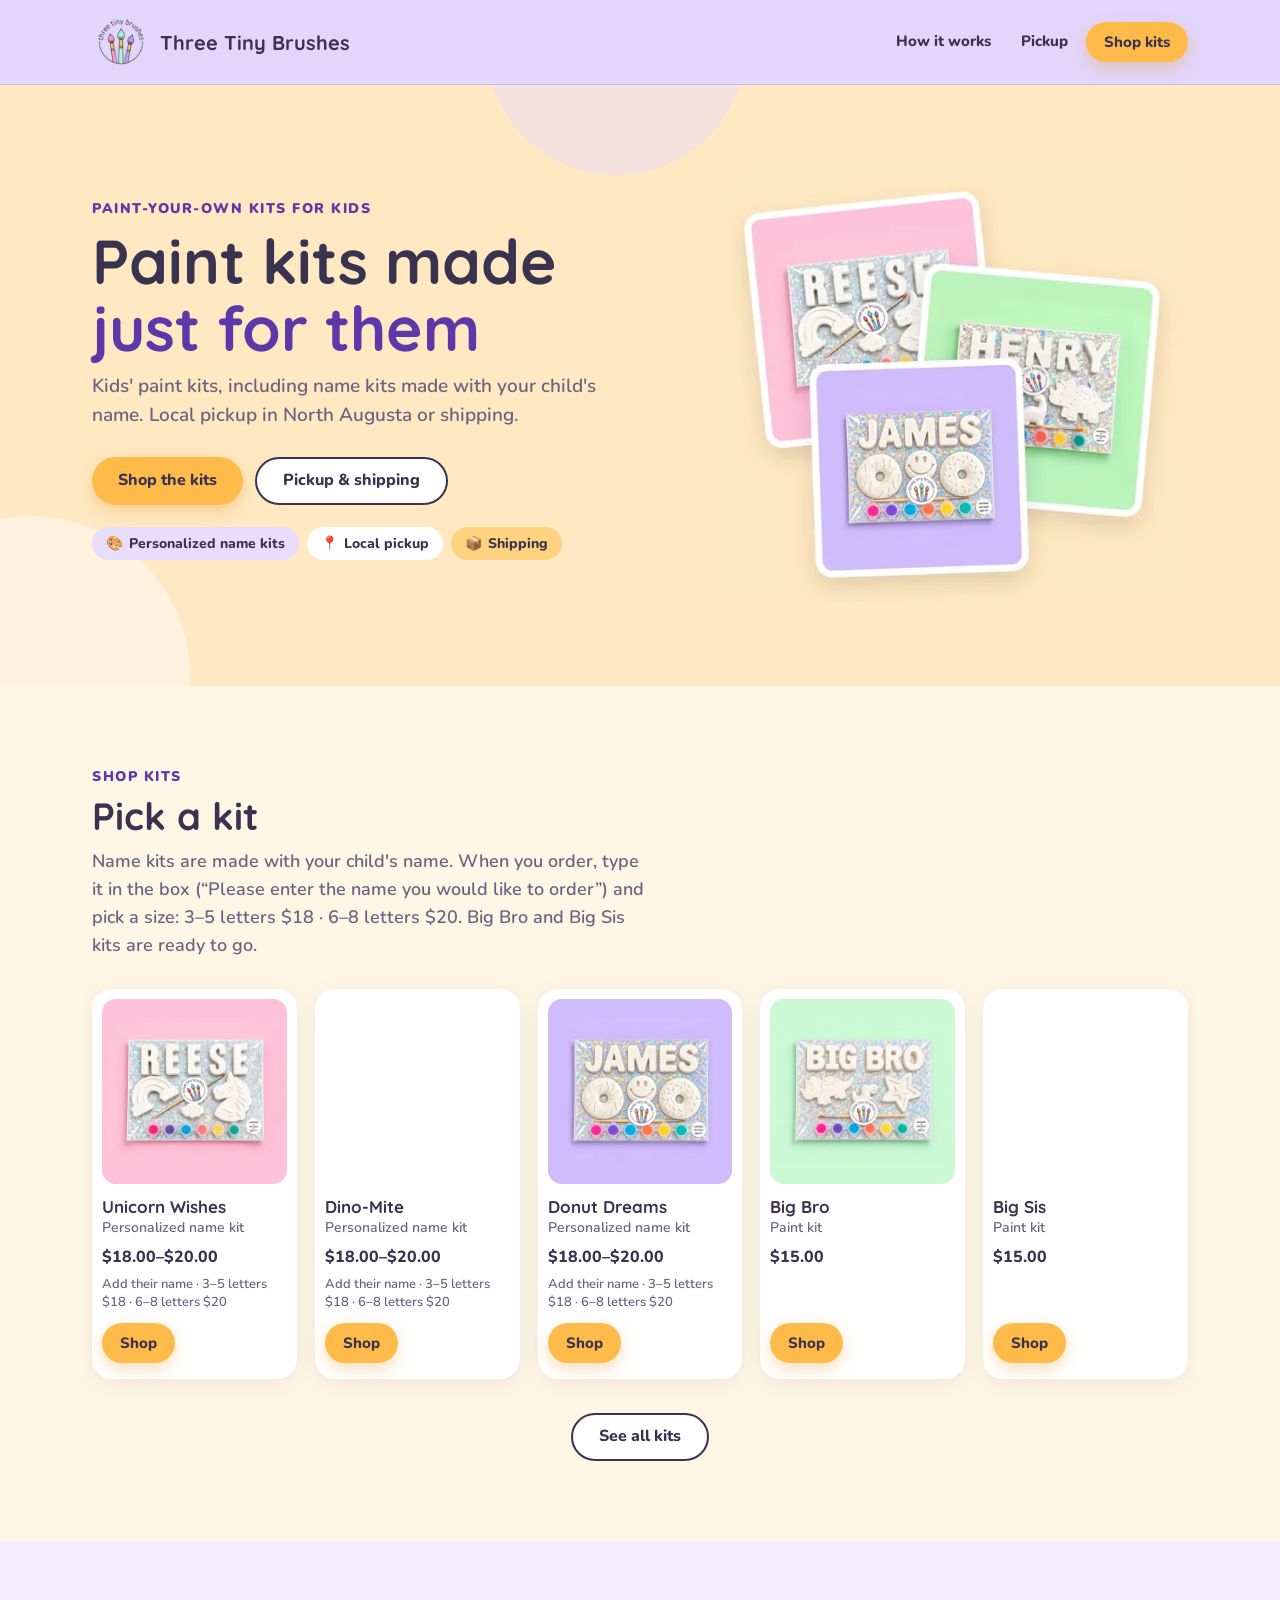
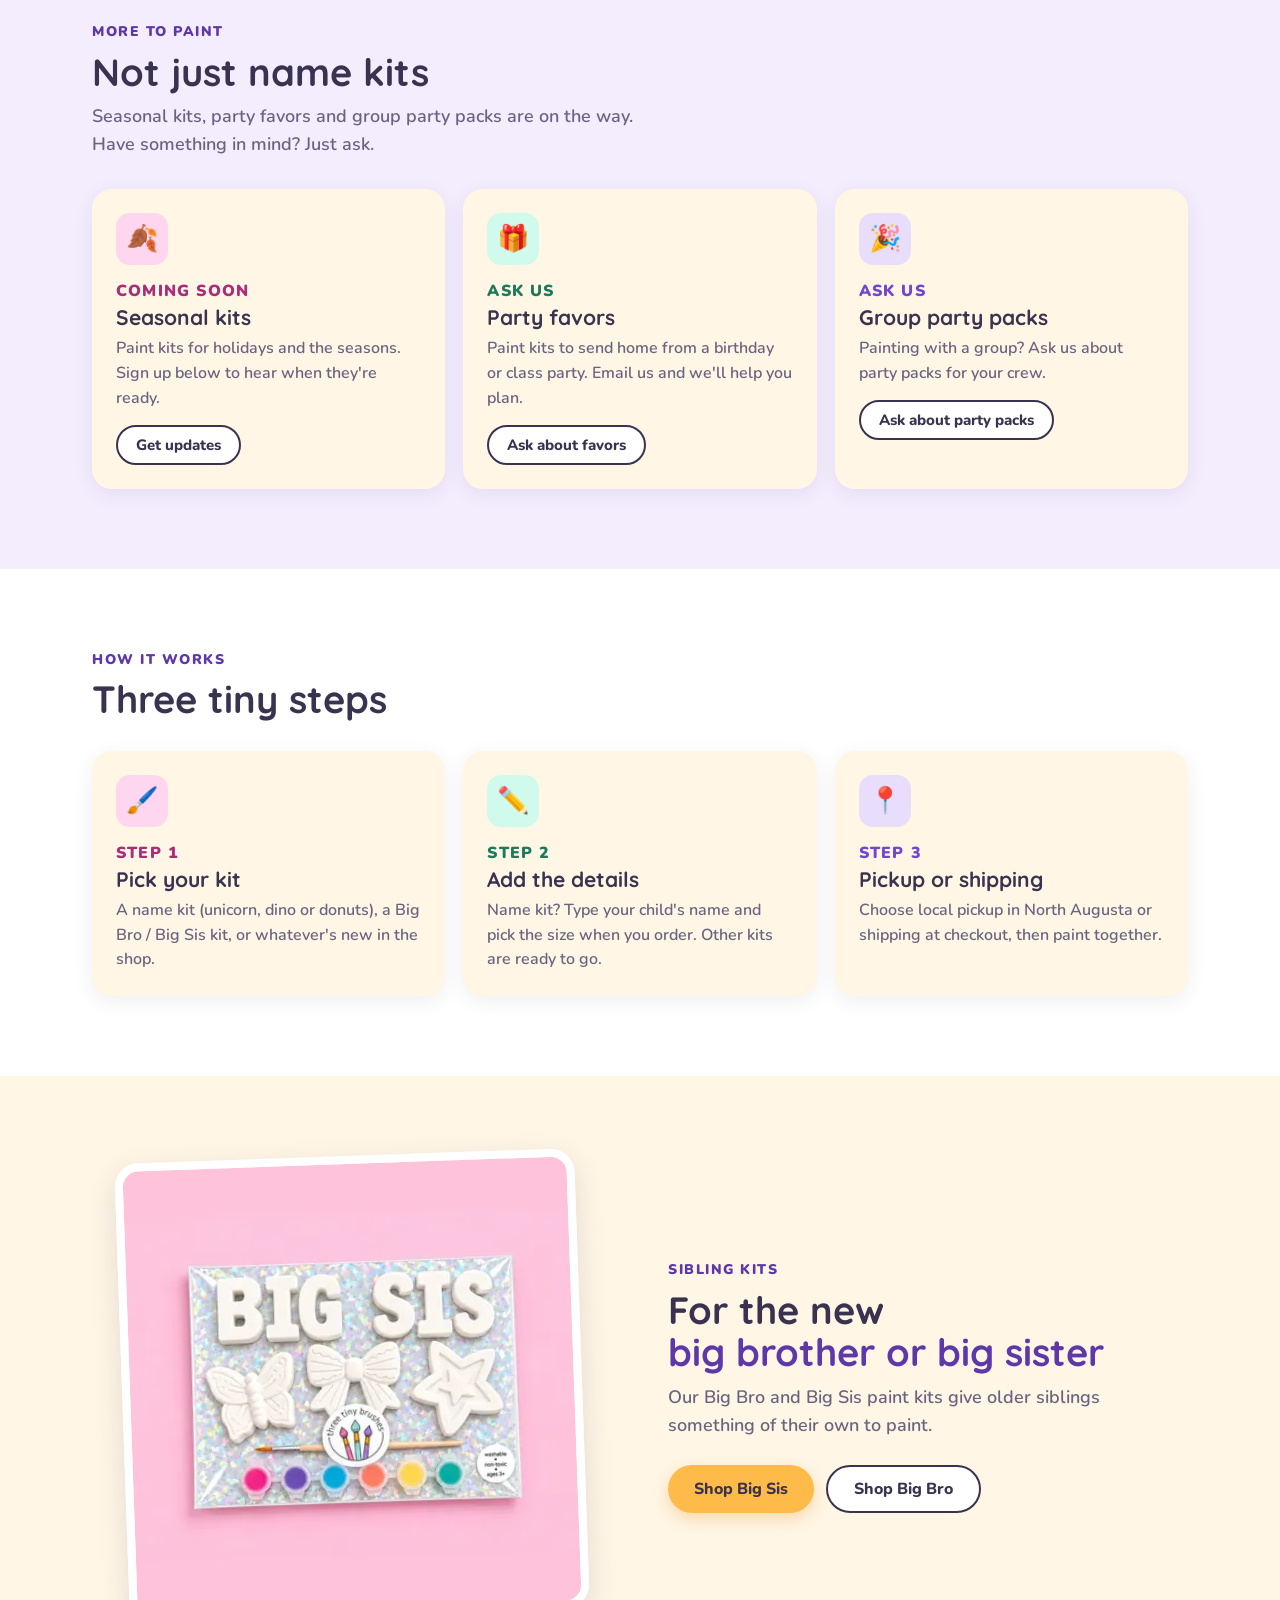
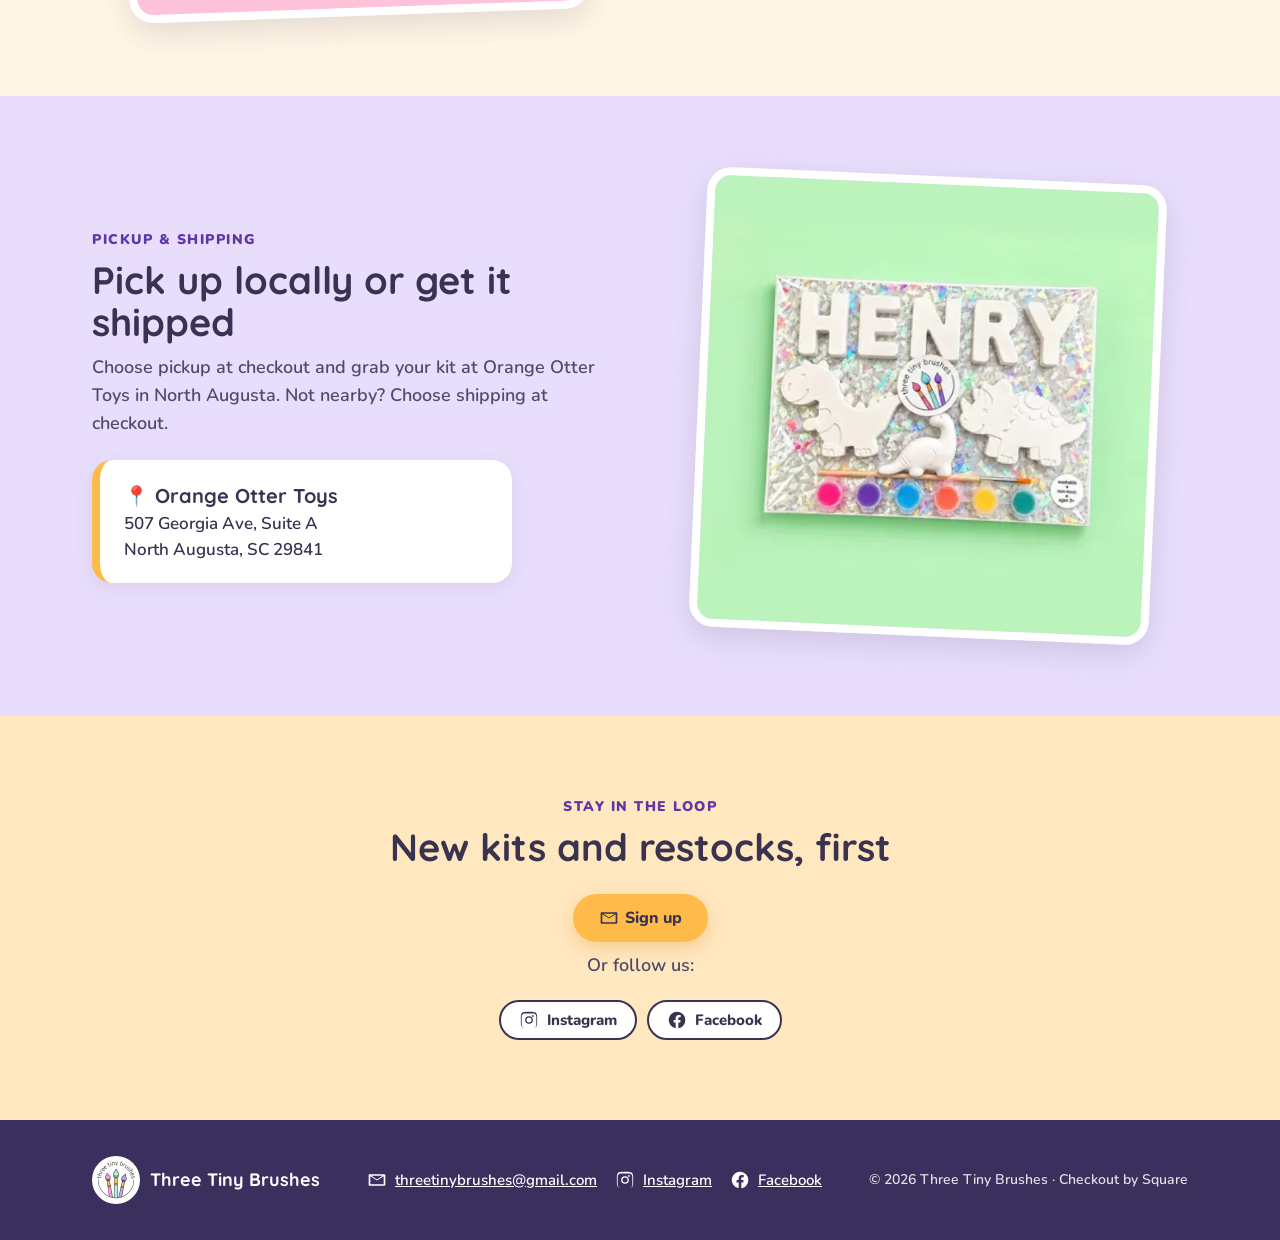
<file: option-b/index.html>
<!doctype html>
<html lang="en">
<head>
<meta charset="utf-8">
<meta name="robots" content="noindex, nofollow">
<meta name="viewport" content="width=device-width, initial-scale=1">
<title>Paint-Your-Own Kits for Kids | Three Tiny Brushes</title>
<meta name="description" content="Paint-your-own kits for kids, including name kits personalized with your child's name. Local pickup in North Augusta, SC or shipping.">
<meta name="theme-color" content="#E3D6FB">
<link rel="icon" href="../favicon.ico" sizes="32x32">
<link rel="icon" type="image/png" sizes="32x32" href="../favicon-32.png">
<link rel="apple-touch-icon" sizes="180x180" href="../apple-touch-icon.png">
<meta property="og:type" content="website">
<meta property="og:site_name" content="Three Tiny Brushes">
<meta property="og:title" content="Paint-Your-Own Kits for Kids | Three Tiny Brushes">
<meta property="og:description" content="Paint-your-own kits for kids, including name kits personalized with your child's name. Local pickup in North Augusta, SC or shipping.">
<meta property="og:url" content="https://threetinybrushes.com/">
<meta property="og:image" content="https://threetinybrushes.com/img/og.jpg">
<meta property="og:image:width" content="1200">
<meta property="og:image:height" content="630">
<meta property="og:image:alt" content="Three Tiny Brushes personalized paint name kits: Reese, Henry and James kits">
<meta name="twitter:card" content="summary_large_image">
<meta name="twitter:title" content="Paint-Your-Own Kits for Kids | Three Tiny Brushes">
<meta name="twitter:description" content="Paint-your-own kits for kids, including name kits personalized with your child's name. Local pickup in North Augusta, SC or shipping.">
<meta name="twitter:image" content="https://threetinybrushes.com/img/og.jpg">
<link rel="preconnect" href="https://fonts.googleapis.com">
<link rel="preconnect" href="https://fonts.gstatic.com" crossorigin>
<link rel="preload" as="style" href="https://fonts.googleapis.com/css2?family=Nunito:wght@600;800;900&amp;family=Quicksand:wght@700&amp;display=swap">
<link rel="stylesheet" href="https://fonts.googleapis.com/css2?family=Nunito:wght@600;800;900&amp;family=Quicksand:wght@700&amp;display=swap" media="print" onload="this.media='all'">
<noscript><link rel="stylesheet" href="https://fonts.googleapis.com/css2?family=Nunito:wght@600;800;900&amp;family=Quicksand:wght@700&amp;display=swap"></noscript>
<link rel="stylesheet" href="css/styles.css">
<script type="application/ld+json">{"@context":"https://schema.org","@graph":[{"@type":"Store","@id":"https://threetinybrushes.com/#store","name":"Three Tiny Brushes","url":"https://threetinybrushes.com/","logo":"https://threetinybrushes.com/img/logo-128.png","image":"https://threetinybrushes.com/img/og.jpg","description":"Paint-your-own kits for kids, including name kits personalized with your child's name. Local pickup in North Augusta, SC or shipping.","email":"threetinybrushes@gmail.com","sameAs":["https://www.instagram.com/threetinybrushes","https://www.facebook.com/threetinybrushes","https://threetinybrushes.square.site/"],"address":{"@type":"PostalAddress","name":"Orange Otter Toys (pickup location)","streetAddress":"507 Georgia Ave, Suite A","addressLocality":"North Augusta","addressRegion":"SC","postalCode":"29841","addressCountry":"US"},"makesOffer":[{"@type":"Offer","itemOffered":{"@id":"https://threetinybrushes.com/#unicorn-wishes"}},{"@type":"Offer","itemOffered":{"@id":"https://threetinybrushes.com/#dino-mite"}},{"@type":"Offer","itemOffered":{"@id":"https://threetinybrushes.com/#donut-dreams"}},{"@type":"Offer","itemOffered":{"@id":"https://threetinybrushes.com/#big-bro"}},{"@type":"Offer","itemOffered":{"@id":"https://threetinybrushes.com/#big-sis"}}]},{"@type":"Product","name":"Unicorn Wishes Personalized Paintable Name Kit","image":"https://threetinybrushes.com/img/unicorn-wishes-1600.jpg","description":"Unicorn Wishes personalized paint-your-own name kit.","brand":{"@type":"Brand","name":"Three Tiny Brushes"},"url":"https://threetinybrushes.square.site/product/unicorn-wishes-personalized-paintable-name-kit/DJL3EIU2E24Y5KIVT3AFHHFQ","offers":{"@type":"AggregateOffer","lowPrice":"18.00","highPrice":"20.00","priceCurrency":"USD","offerCount":2,"url":"https://threetinybrushes.square.site/product/unicorn-wishes-personalized-paintable-name-kit/DJL3EIU2E24Y5KIVT3AFHHFQ"},"@id":"https://threetinybrushes.com/#unicorn-wishes"},{"@type":"Product","name":"Dino-Mite Personalized Paintable Name Kit","image":"https://threetinybrushes.com/img/dino-mite-1600.jpg","description":"Dino-Mite personalized paint-your-own name kit.","brand":{"@type":"Brand","name":"Three Tiny Brushes"},"url":"https://threetinybrushes.square.site/product/dino-mite-personalized-paintable-name-kit/X7LNKIWP7Z5QSPDV2MBJVYXO","offers":{"@type":"AggregateOffer","lowPrice":"18.00","highPrice":"20.00","priceCurrency":"USD","offerCount":2,"url":"https://threetinybrushes.square.site/product/dino-mite-personalized-paintable-name-kit/X7LNKIWP7Z5QSPDV2MBJVYXO"},"@id":"https://threetinybrushes.com/#dino-mite"},{"@type":"Product","name":"Donut Dreams Personalized Paintable Name Kit","image":"https://threetinybrushes.com/img/donut-dreams-1600.jpg","description":"Donut Dreams personalized paint-your-own name kit.","brand":{"@type":"Brand","name":"Three Tiny Brushes"},"url":"https://threetinybrushes.square.site/product/donut-dreams-personalized-paintable-name-kit/XVZXHL3UPXNTKXDHEBRHSUZJ","offers":{"@type":"AggregateOffer","lowPrice":"18.00","highPrice":"20.00","priceCurrency":"USD","offerCount":2,"url":"https://threetinybrushes.square.site/product/donut-dreams-personalized-paintable-name-kit/XVZXHL3UPXNTKXDHEBRHSUZJ"},"@id":"https://threetinybrushes.com/#donut-dreams"},{"@type":"Product","name":"Big Bro Paint Kit","image":"https://threetinybrushes.com/img/big-bro-1600.jpg","description":"Big Bro paint kit.","brand":{"@type":"Brand","name":"Three Tiny Brushes"},"url":"https://threetinybrushes.square.site/product/big-bro-paint-kit/SIYX23676XSIWKKCX4ZDVVKI","offers":{"@type":"Offer","price":"15.00","priceCurrency":"USD","url":"https://threetinybrushes.square.site/product/big-bro-paint-kit/SIYX23676XSIWKKCX4ZDVVKI"},"@id":"https://threetinybrushes.com/#big-bro"},{"@type":"Product","name":"Big Sis Paint Kit","image":"https://threetinybrushes.com/img/big-sis-1600.jpg","description":"Big Sis paint kit.","brand":{"@type":"Brand","name":"Three Tiny Brushes"},"url":"https://threetinybrushes.square.site/product/big-sis-paint-kit/H5QH7S3RQCL5UPOWYXILWPQ4","offers":{"@type":"Offer","price":"15.00","priceCurrency":"USD","url":"https://threetinybrushes.square.site/product/big-sis-paint-kit/H5QH7S3RQCL5UPOWYXILWPQ4"},"@id":"https://threetinybrushes.com/#big-sis"}]}</script>
</head>
<body>
<a class="skip" href="#main">Skip to content</a>
<header class="site-header"><div class="wrap">
 <a class="brand" href="#top" aria-label="Three Tiny Brushes, back to top"><picture><source type="image/webp" srcset="../img/logo-64.webp 1x, ../img/logo-128.webp 2x"><img src="../img/logo-128.png" width="58" height="58" alt=""></picture><span>Three Tiny Brushes</span></a>
 <nav class="nav" aria-label="Main">
  <a class="link" href="#how">How it works</a>
  <a class="link" href="#pickup">Pickup</a>
  <a class="btn btn-p btn-sm" href="https://threetinybrushes.square.site/">Shop kits</a>
 </nav>
</div></header>

<main id="main">
<div class="hero" id="top">
 <div class="blob blob-a" aria-hidden="true"></div><div class="blob blob-b" aria-hidden="true"></div>
 <div class="wrap">
  <div>
   <p class="kicker">Paint-your-own kits for kids</p>
   <h1>Paint kits made<br><span class="accent">just for them</span></h1>
   <p class="sub">Kids' paint kits, including name kits made with your child's name. Local pickup in North Augusta or shipping.</p>
   <div class="row"><a class="btn btn-p" href="https://threetinybrushes.square.site/">Shop the kits</a><a class="btn btn-s" href="#pickup">Pickup &amp; shipping</a></div>
   <ul class="pills" aria-label="Highlights">
    <li class="pill" style="background:var(--pink-t)"><span aria-hidden="true">🎨</span> Personalized name kits</li>
    <li class="pill" style="background:var(--mint-t)"><span aria-hidden="true">📍</span> Local pickup</li>
    <li class="pill" style="background:var(--lav-t)"><span aria-hidden="true">📦</span> Shipping</li>
   </ul>
  </div>
  <div class="hero-img"><picture><source type="image/webp" srcset="img/hero-kits-560.webp 560w, img/hero-kits-800.webp 800w, img/hero-kits-1100.webp 1100w" sizes="(min-width:1160px) 480px, (min-width:900px) 40vw, (min-width:600px) 560px, calc(100vw - 40px)"><img src="img/hero-kits-800.jpg" srcset="img/hero-kits-560.jpg 560w, img/hero-kits-800.jpg 800w, img/hero-kits-1100.jpg 1100w" sizes="(min-width:1160px) 480px, (min-width:900px) 40vw, (min-width:600px) 560px, calc(100vw - 40px)" width="1400" height="1310" alt="Three personalized paint name kits in white frames: Reese unicorn kit, Henry dino kit and James donut kit" fetchpriority="high" decoding="async"></picture></div>
 </div>
</div>

<section id="shop" aria-labelledby="shop-title"><div class="wrap">
 <p class="kicker">Shop kits</p><h2 id="shop-title">Pick a kit</h2>
 <p class="sub">Name kits are made with your child's name. When you order, type it in the box (“Please enter the name you would like to order”) and pick a size: 3–5 letters $18 · 6–8 letters $20. Big Bro and Big Sis kits are ready to go.</p>
 <ul class="grid5">
  <li class="card prod">
   <picture><source type="image/webp" srcset="../img/unicorn-wishes-400.webp 400w, ../img/unicorn-wishes-600.webp 600w, ../img/unicorn-wishes-800.webp 800w, ../img/unicorn-wishes-1600.webp 1600w" sizes="(min-width:1160px) 196px, (min-width:1040px) 17vw, (min-width:600px) 30vw, 44vw"><img src="../img/unicorn-wishes-800.jpg" srcset="../img/unicorn-wishes-400.jpg 400w, ../img/unicorn-wishes-600.jpg 600w, ../img/unicorn-wishes-800.jpg 800w, ../img/unicorn-wishes-1600.jpg 1600w" sizes="(min-width:1160px) 196px, (min-width:1040px) 17vw, (min-width:600px) 30vw, 44vw" width="1600" height="1600" alt="Unicorn Wishes personalized paint-your-own name kit" loading="lazy" decoding="async"></picture>
   <h3>Unicorn Wishes</h3><span class="type">Personalized name kit</span>
   <p class="price"><span class="visually-hidden">Price: </span>$18.00–$20.00</p>
   <p class="opts">Add their name · 3–5 letters $18 · 6–8 letters $20</p>
   <a class="btn btn-p btn-sm" href="https://threetinybrushes.square.site/product/unicorn-wishes-personalized-paintable-name-kit/DJL3EIU2E24Y5KIVT3AFHHFQ" aria-label="Shop Unicorn Wishes on our Square shop">Shop</a>
  </li>
  <li class="card prod">
   <picture><source type="image/webp" srcset="../img/dino-mite-400.webp 400w, ../img/dino-mite-600.webp 600w, ../img/dino-mite-800.webp 800w, ../img/dino-mite-1600.webp 1600w" sizes="(min-width:1160px) 196px, (min-width:1040px) 17vw, (min-width:600px) 30vw, 44vw"><img src="../img/dino-mite-800.jpg" srcset="../img/dino-mite-400.jpg 400w, ../img/dino-mite-600.jpg 600w, ../img/dino-mite-800.jpg 800w, ../img/dino-mite-1600.jpg 1600w" sizes="(min-width:1160px) 196px, (min-width:1040px) 17vw, (min-width:600px) 30vw, 44vw" width="1600" height="1600" alt="Dino-Mite personalized paint-your-own name kit" loading="lazy" decoding="async"></picture>
   <h3>Dino-Mite</h3><span class="type">Personalized name kit</span>
   <p class="price"><span class="visually-hidden">Price: </span>$18.00–$20.00</p>
   <p class="opts">Add their name · 3–5 letters $18 · 6–8 letters $20</p>
   <a class="btn btn-p btn-sm" href="https://threetinybrushes.square.site/product/dino-mite-personalized-paintable-name-kit/X7LNKIWP7Z5QSPDV2MBJVYXO" aria-label="Shop Dino-Mite on our Square shop">Shop</a>
  </li>
  <li class="card prod">
   <picture><source type="image/webp" srcset="../img/donut-dreams-400.webp 400w, ../img/donut-dreams-600.webp 600w, ../img/donut-dreams-800.webp 800w, ../img/donut-dreams-1600.webp 1600w" sizes="(min-width:1160px) 196px, (min-width:1040px) 17vw, (min-width:600px) 30vw, 44vw"><img src="../img/donut-dreams-800.jpg" srcset="../img/donut-dreams-400.jpg 400w, ../img/donut-dreams-600.jpg 600w, ../img/donut-dreams-800.jpg 800w, ../img/donut-dreams-1600.jpg 1600w" sizes="(min-width:1160px) 196px, (min-width:1040px) 17vw, (min-width:600px) 30vw, 44vw" width="1600" height="1600" alt="Donut Dreams personalized paint-your-own name kit" loading="lazy" decoding="async"></picture>
   <h3>Donut Dreams</h3><span class="type">Personalized name kit</span>
   <p class="price"><span class="visually-hidden">Price: </span>$18.00–$20.00</p>
   <p class="opts">Add their name · 3–5 letters $18 · 6–8 letters $20</p>
   <a class="btn btn-p btn-sm" href="https://threetinybrushes.square.site/product/donut-dreams-personalized-paintable-name-kit/XVZXHL3UPXNTKXDHEBRHSUZJ" aria-label="Shop Donut Dreams on our Square shop">Shop</a>
  </li>
  <li class="card prod">
   <picture><source type="image/webp" srcset="../img/big-bro-400.webp 400w, ../img/big-bro-600.webp 600w, ../img/big-bro-800.webp 800w, ../img/big-bro-1600.webp 1600w" sizes="(min-width:1160px) 196px, (min-width:1040px) 17vw, (min-width:600px) 30vw, 44vw"><img src="../img/big-bro-800.jpg" srcset="../img/big-bro-400.jpg 400w, ../img/big-bro-600.jpg 600w, ../img/big-bro-800.jpg 800w, ../img/big-bro-1600.jpg 1600w" sizes="(min-width:1160px) 196px, (min-width:1040px) 17vw, (min-width:600px) 30vw, 44vw" width="1600" height="1600" alt="Big Bro paint kit" loading="lazy" decoding="async"></picture>
   <h3>Big Bro</h3><span class="type">Paint kit</span>
   <p class="price"><span class="visually-hidden">Price: </span>$15.00</p>
   <a class="btn btn-p btn-sm" href="https://threetinybrushes.square.site/product/big-bro-paint-kit/SIYX23676XSIWKKCX4ZDVVKI" aria-label="Shop Big Bro on our Square shop">Shop</a>
  </li>
  <li class="card prod">
   <picture><source type="image/webp" srcset="../img/big-sis-400.webp 400w, ../img/big-sis-600.webp 600w, ../img/big-sis-800.webp 800w, ../img/big-sis-1600.webp 1600w" sizes="(min-width:1160px) 196px, (min-width:1040px) 17vw, (min-width:600px) 30vw, 44vw"><img src="../img/big-sis-800.jpg" srcset="../img/big-sis-400.jpg 400w, ../img/big-sis-600.jpg 600w, ../img/big-sis-800.jpg 800w, ../img/big-sis-1600.jpg 1600w" sizes="(min-width:1160px) 196px, (min-width:1040px) 17vw, (min-width:600px) 30vw, 44vw" width="1600" height="1600" alt="Big Sis paint kit" loading="lazy" decoding="async"></picture>
   <h3>Big Sis</h3><span class="type">Paint kit</span>
   <p class="price"><span class="visually-hidden">Price: </span>$15.00</p>
   <a class="btn btn-p btn-sm" href="https://threetinybrushes.square.site/product/big-sis-paint-kit/H5QH7S3RQCL5UPOWYXILWPQ4" aria-label="Shop Big Sis on our Square shop">Shop</a>
  </li>
 </ul>
 <div class="center"><a class="btn btn-s" href="https://threetinybrushes.square.site/">See all kits</a></div>
</div></section>

<section class="more" id="more" aria-labelledby="more-title"><div class="wrap">
 <p class="kicker">More to paint</p><h2 id="more-title">Not just name kits</h2>
 <p class="sub">Seasonal kits, party favors and group party packs are on the way. Have something in mind? Just ask.</p>
 <ul class="steps">
  <li class="card step"><div class="ico" style="background:var(--pink-t)" aria-hidden="true">🍂</div><p class="num" style="color:var(--pink-text)">COMING SOON</p><h3>Seasonal kits</h3><p>Paint kits for holidays and the seasons. Sign up below to hear when they're ready.</p><a class="btn btn-s btn-sm" href="#loop">Get updates</a></li>
  <li class="card step"><div class="ico" style="background:var(--mint-t)" aria-hidden="true">🎁</div><p class="num" style="color:var(--mint-text)">ASK US</p><h3>Party favors</h3><p>Paint kits to send home from a birthday or class party. Email us and we'll help you plan.</p><a class="btn btn-s btn-sm" href="mailto:threetinybrushes@gmail.com?subject=Party%20favors">Ask about favors</a></li>
  <li class="card step"><div class="ico" style="background:var(--lav-t)" aria-hidden="true">🎉</div><p class="num" style="color:var(--lav-text)">ASK US</p><h3>Group party packs</h3><p>Painting with a group? Ask us about party packs for your crew.</p><a class="btn btn-s btn-sm" href="mailto:threetinybrushes@gmail.com?subject=Group%20party%20packs">Ask about party packs</a></li>
 </ul>
</div></section>

<section class="how" id="how" aria-labelledby="how-title"><div class="wrap">
 <p class="kicker">How it works</p><h2 id="how-title">Three tiny steps</h2>
 <ol class="steps">
  <li class="card step"><div class="ico" style="background:var(--pink-t)" aria-hidden="true">🖌️</div><p class="num" style="color:var(--pink-text)">STEP 1</p><h3>Pick your kit</h3><p>A name kit (unicorn, dino or donuts), a Big Bro / Big Sis kit, or whatever's new in the shop.</p></li>
  <li class="card step"><div class="ico" style="background:var(--mint-t)" aria-hidden="true">✏️</div><p class="num" style="color:var(--mint-text)">STEP 2</p><h3>Add the details</h3><p>Name kit? Type your child's name and pick the size when you order. Other kits are ready to go.</p></li>
  <li class="card step"><div class="ico" style="background:var(--lav-t)" aria-hidden="true">📍</div><p class="num" style="color:var(--lav-text)">STEP 3</p><h3>Pickup or shipping</h3><p>Choose local pickup in North Augusta or shipping at checkout, then paint together.</p></li>
 </ol>
</div></section>

<section id="siblings" aria-labelledby="sib-title"><div class="wrap split">
 <div class="polaroid-wrap"><picture><source type="image/webp" srcset="../img/big-sis-400.webp 400w, ../img/big-sis-600.webp 600w, ../img/big-sis-800.webp 800w, ../img/big-sis-1600.webp 1600w" sizes="(min-width:1160px) 460px, (min-width:760px) 40vw, calc(100vw - 40px)"><img src="../img/big-sis-800.jpg" srcset="../img/big-sis-400.jpg 400w, ../img/big-sis-600.jpg 600w, ../img/big-sis-800.jpg 800w, ../img/big-sis-1600.jpg 1600w" sizes="(min-width:1160px) 460px, (min-width:760px) 40vw, calc(100vw - 40px)" width="1600" height="1600" alt="Big Sis paint kit" class="polaroid tilt-l" loading="lazy" decoding="async"></picture></div>
 <div><p class="kicker">Sibling kits</p><h2 id="sib-title">For the new<br><span class="accent">big brother or big sister</span></h2>
 <p class="sub">Our Big Bro and Big Sis paint kits give older siblings something of their own to paint.</p>
 <div class="row"><a class="btn btn-p" href="https://threetinybrushes.square.site/product/big-sis-paint-kit/H5QH7S3RQCL5UPOWYXILWPQ4">Shop Big Sis</a><a class="btn btn-s" href="https://threetinybrushes.square.site/product/big-bro-paint-kit/SIYX23676XSIWKKCX4ZDVVKI">Shop Big Bro</a></div></div>
</div></section>

<section class="pickup" id="pickup" aria-labelledby="pickup-title"><div class="wrap split rev">
 <div class="polaroid-wrap"><picture><source type="image/webp" srcset="../img/dino-mite-400.webp 400w, ../img/dino-mite-600.webp 600w, ../img/dino-mite-800.webp 800w, ../img/dino-mite-1600.webp 1600w" sizes="(min-width:1160px) 460px, (min-width:760px) 40vw, calc(100vw - 40px)"><img src="../img/dino-mite-800.jpg" srcset="../img/dino-mite-400.jpg 400w, ../img/dino-mite-600.jpg 600w, ../img/dino-mite-800.jpg 800w, ../img/dino-mite-1600.jpg 1600w" sizes="(min-width:1160px) 460px, (min-width:760px) 40vw, calc(100vw - 40px)" width="1600" height="1600" alt="Dino-Mite personalized paint-your-own name kit" class="polaroid tilt-r" loading="lazy" decoding="async"></picture></div>
 <div><p class="kicker">Pickup &amp; shipping</p><h2 id="pickup-title">Pick up locally or get it shipped</h2>
 <p class="sub">Choose pickup at checkout and grab your kit at Orange Otter Toys in North Augusta. Not nearby? Choose shipping at checkout.</p>
 <address class="card addr"><strong><span aria-hidden="true">📍</span> Orange Otter Toys</strong>507 Georgia Ave, Suite A<br>North Augusta, SC 29841</address></div>
</div></section>

<section class="news" id="loop" aria-labelledby="loop-title"><div class="wrap">
 <p class="kicker">Stay in the loop</p><h2 id="loop-title">New kits and restocks, first</h2>
 <div class="row"><a class="btn btn-p" href="mailto:threetinybrushes@gmail.com?subject=Add%20me%20to%20the%20Three%20Tiny%20Brushes%20list"><svg width="20" height="20" fill="currentColor" viewBox="0 0 24 24" aria-hidden="true"><path d="M3 5h18a1 1 0 0 1 1 1v12a1 1 0 0 1-1 1H3a1 1 0 0 1-1-1V6a1 1 0 0 1 1-1zm1 2.4V17h16V7.4l-8 5.3-8-5.3zM5.2 7l6.8 4.5L18.8 7H5.2z"/></svg> Sign up</a></div>
 <p class="sub">Or follow us:</p>
 <div class="follow">
  <a class="btn btn-s btn-sm" href="https://www.instagram.com/threetinybrushes" rel="noopener"><svg viewBox="0 0 24 24" aria-hidden="true"><path d="M12 2.2c3.2 0 3.6 0 4.8.1 1.2.1 1.8.2 2.2.4.6.2 1 .5 1.4.9.4.4.7.8.9 1.4.2.4.4 1.1.4 2.2.1 1.3.1 1.6.1 4.8s0 3.6-.1 4.8c-.1 1.2-.2 1.8-.4 2.2-.2.6-.5 1-.9 1.4-.4.4-.8.7-1.4.9-.4.2-1.1.4-2.2.4-1.3.1-1.6.1-4.8.1s-3.6 0-4.8-.1c-1.2-.1-1.8-.2-2.2-.4-.6-.2-1-.5-1.4-.9-.4-.4-.7-.8-.9-1.4-.2-.4-.4-1.1-.4-2.2C2.2 15.6 2.2 15.2 2.2 12s0-3.6.1-4.8c.1-1.2.2-1.8.4-2.2.2-.6.5-1 .9-1.4.4-.4.8-.7 1.4-.9.4-.2 1.1-.4 2.2-.4C8.4 2.2 8.8 2.2 12 2.2zm0 2c-3.1 0-3.5 0-4.7.1-1 0-1.6.2-1.9.3-.5.2-.8.4-1.1.7-.3.3-.6.7-.7 1.1-.1.4-.3.9-.3 1.9-.1 1.2-.1 1.6-.1 4.7s0 3.5.1 4.7c0 1 .2 1.6.3 1.9.2.5.4.8.7 1.1.3.3.7.6 1.1.7.4.1.9.3 1.9.3 1.2.1 1.6.1 4.7.1s3.5 0 4.7-.1c1 0 1.6-.2 1.9-.3.5-.2.8-.4 1.1-.7.3-.3.6-.7.7-1.1.1-.4.3-.9.3-1.9.1-1.2.1-1.6.1-4.7s0-3.5-.1-4.7c0-1-.2-1.6-.3-1.9-.2-.5-.4-.8-.7-1.1-.3-.3-.7-.6-1.1-.7-.4-.1-.9-.3-1.9-.3-1.2-.1-1.6-.1-4.7-.1zm0 3.2a4.6 4.6 0 1 1 0 9.2 4.6 4.6 0 0 1 0-9.2zm0 7.6a3 3 0 1 0 0-6 3 3 0 0 0 0 6zm5.8-7.8a1.1 1.1 0 1 1-2.2 0 1.1 1.1 0 0 1 2.2 0z"/></svg> Instagram</a>
  <a class="btn btn-s btn-sm" href="https://www.facebook.com/threetinybrushes" rel="noopener"><svg viewBox="0 0 24 24" aria-hidden="true"><path d="M22 12a10 10 0 1 0-11.6 9.9v-7H7.9V12h2.5V9.8c0-2.5 1.5-3.9 3.8-3.9 1.1 0 2.2.2 2.2.2v2.5h-1.3c-1.2 0-1.6.8-1.6 1.6V12h2.8l-.4 2.9h-2.3v7A10 10 0 0 0 22 12z"/></svg> Facebook</a>
 </div>
</div></section>
</main>

<footer class="site-footer"><div class="wrap">
 <a class="brand" href="#top"><picture><source type="image/webp" srcset="../img/logo-solid-96.webp"><img src="../img/logo-solid-96.png" width="48" height="48" alt="" loading="lazy"></picture><span>Three Tiny Brushes</span></a>
 <div class="foot-links">
  <a href="mailto:threetinybrushes@gmail.com"><svg viewBox="0 0 24 24" aria-hidden="true"><path d="M3 5h18a1 1 0 0 1 1 1v12a1 1 0 0 1-1 1H3a1 1 0 0 1-1-1V6a1 1 0 0 1 1-1zm1 2.4V17h16V7.4l-8 5.3-8-5.3zM5.2 7l6.8 4.5L18.8 7H5.2z"/></svg> threetinybrushes@gmail.com</a>
  <a href="https://www.instagram.com/threetinybrushes" rel="noopener"><svg viewBox="0 0 24 24" aria-hidden="true"><path d="M12 2.2c3.2 0 3.6 0 4.8.1 1.2.1 1.8.2 2.2.4.6.2 1 .5 1.4.9.4.4.7.8.9 1.4.2.4.4 1.1.4 2.2.1 1.3.1 1.6.1 4.8s0 3.6-.1 4.8c-.1 1.2-.2 1.8-.4 2.2-.2.6-.5 1-.9 1.4-.4.4-.8.7-1.4.9-.4.2-1.1.4-2.2.4-1.3.1-1.6.1-4.8.1s-3.6 0-4.8-.1c-1.2-.1-1.8-.2-2.2-.4-.6-.2-1-.5-1.4-.9-.4-.4-.7-.8-.9-1.4-.2-.4-.4-1.1-.4-2.2C2.2 15.6 2.2 15.2 2.2 12s0-3.6.1-4.8c.1-1.2.2-1.8.4-2.2.2-.6.5-1 .9-1.4.4-.4.8-.7 1.4-.9.4-.2 1.1-.4 2.2-.4C8.4 2.2 8.8 2.2 12 2.2zm0 2c-3.1 0-3.5 0-4.7.1-1 0-1.6.2-1.9.3-.5.2-.8.4-1.1.7-.3.3-.6.7-.7 1.1-.1.4-.3.9-.3 1.9-.1 1.2-.1 1.6-.1 4.7s0 3.5.1 4.7c0 1 .2 1.6.3 1.9.2.5.4.8.7 1.1.3.3.7.6 1.1.7.4.1.9.3 1.9.3 1.2.1 1.6.1 4.7.1s3.5 0 4.7-.1c1 0 1.6-.2 1.9-.3.5-.2.8-.4 1.1-.7.3-.3.6-.7.7-1.1.1-.4.3-.9.3-1.9.1-1.2.1-1.6.1-4.7s0-3.5-.1-4.7c0-1-.2-1.6-.3-1.9-.2-.5-.4-.8-.7-1.1-.3-.3-.7-.6-1.1-.7-.4-.1-.9-.3-1.9-.3-1.2-.1-1.6-.1-4.7-.1zm0 3.2a4.6 4.6 0 1 1 0 9.2 4.6 4.6 0 0 1 0-9.2zm0 7.6a3 3 0 1 0 0-6 3 3 0 0 0 0 6zm5.8-7.8a1.1 1.1 0 1 1-2.2 0 1.1 1.1 0 0 1 2.2 0z"/></svg> Instagram</a>
  <a href="https://www.facebook.com/threetinybrushes" rel="noopener"><svg viewBox="0 0 24 24" aria-hidden="true"><path d="M22 12a10 10 0 1 0-11.6 9.9v-7H7.9V12h2.5V9.8c0-2.5 1.5-3.9 3.8-3.9 1.1 0 2.2.2 2.2.2v2.5h-1.3c-1.2 0-1.6.8-1.6 1.6V12h2.8l-.4 2.9h-2.3v7A10 10 0 0 0 22 12z"/></svg> Facebook</a>
 </div>
 <p class="small">© 2026 Three Tiny Brushes · Checkout by Square</p>
</div></footer>
</body>
</html>
</file>
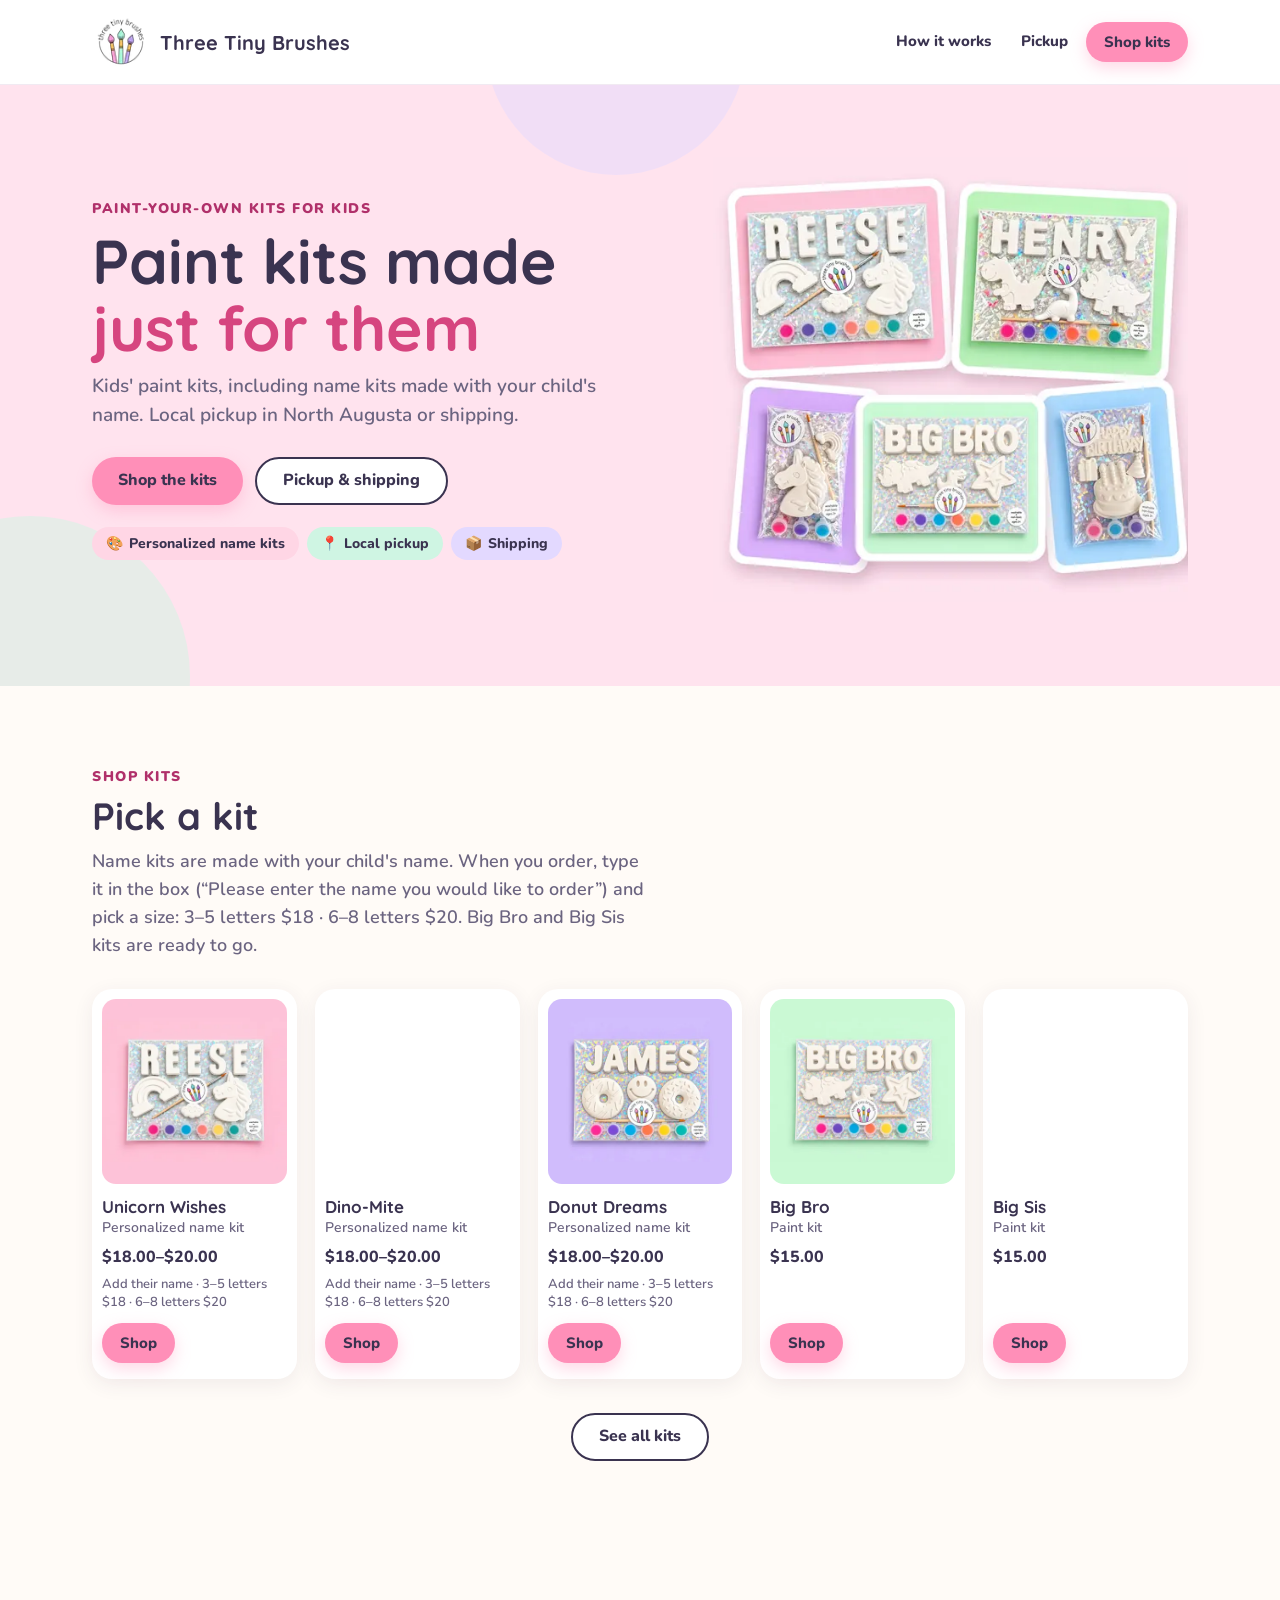
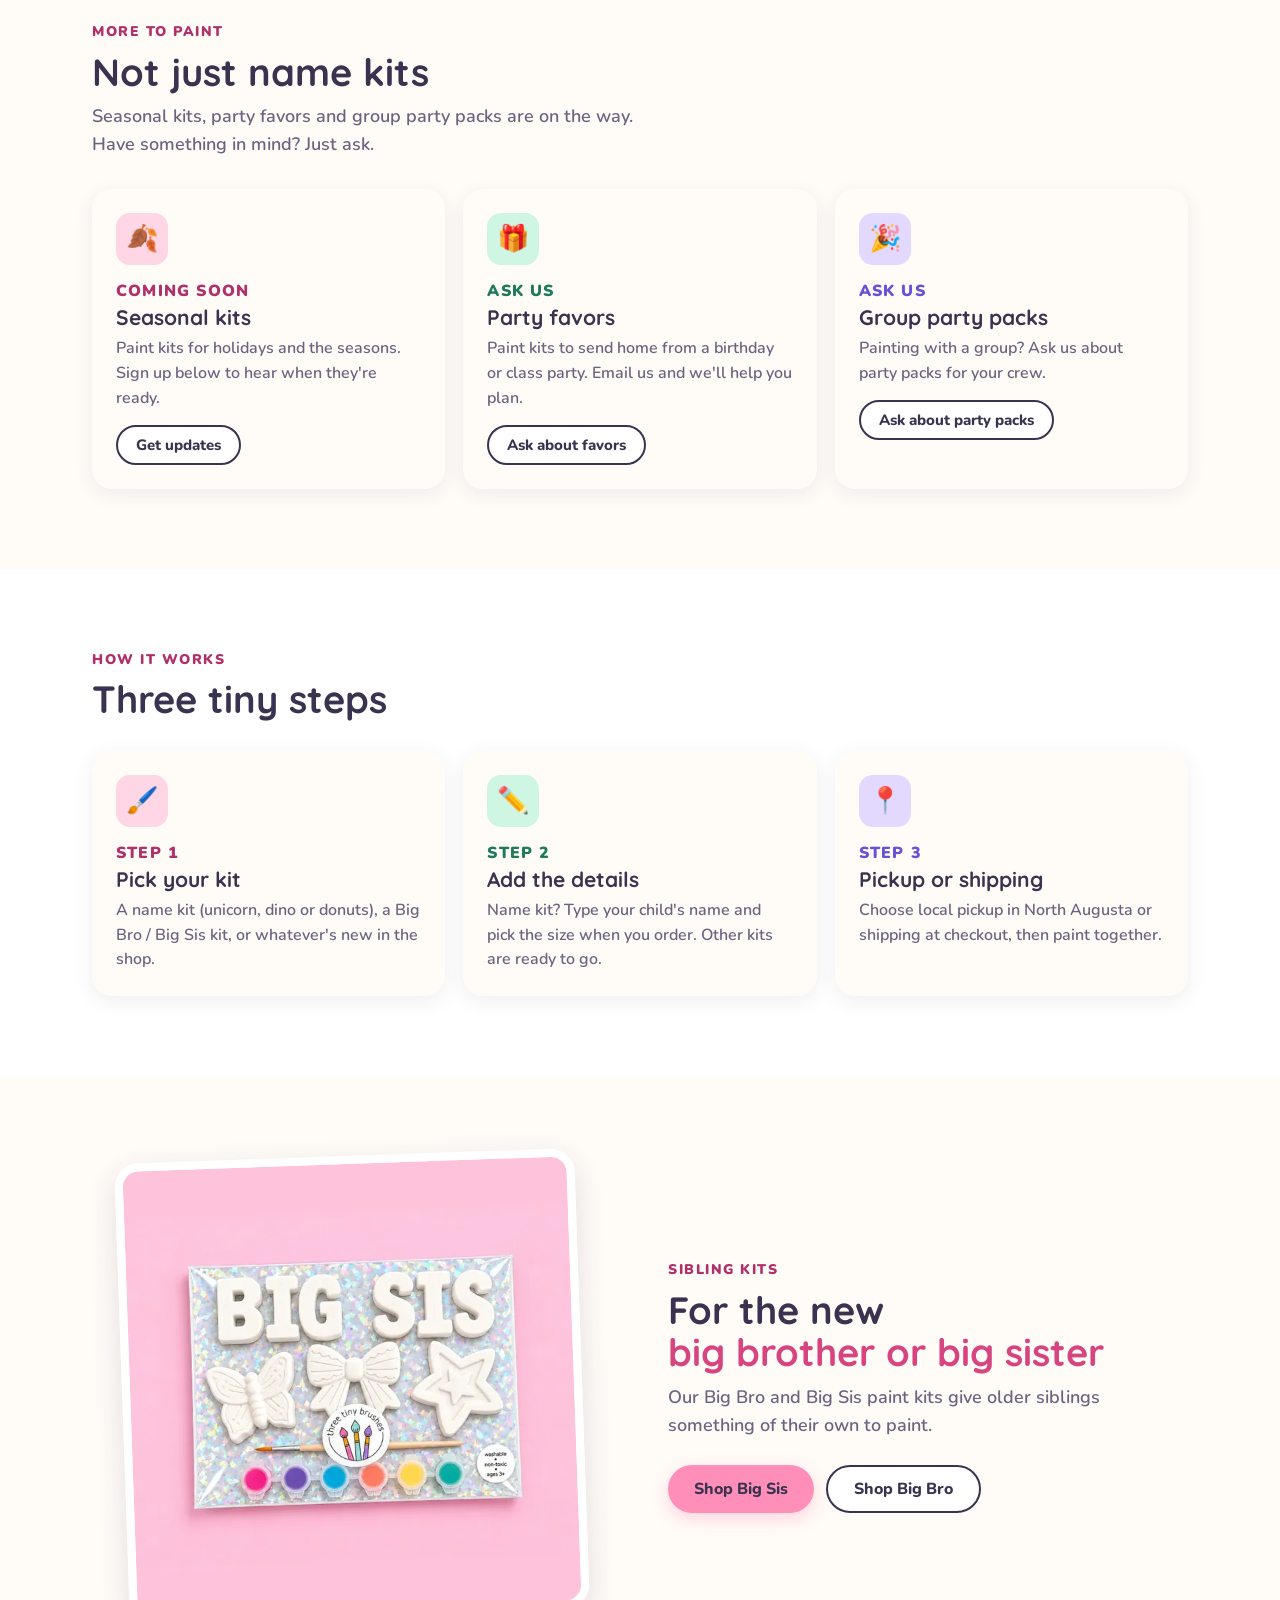
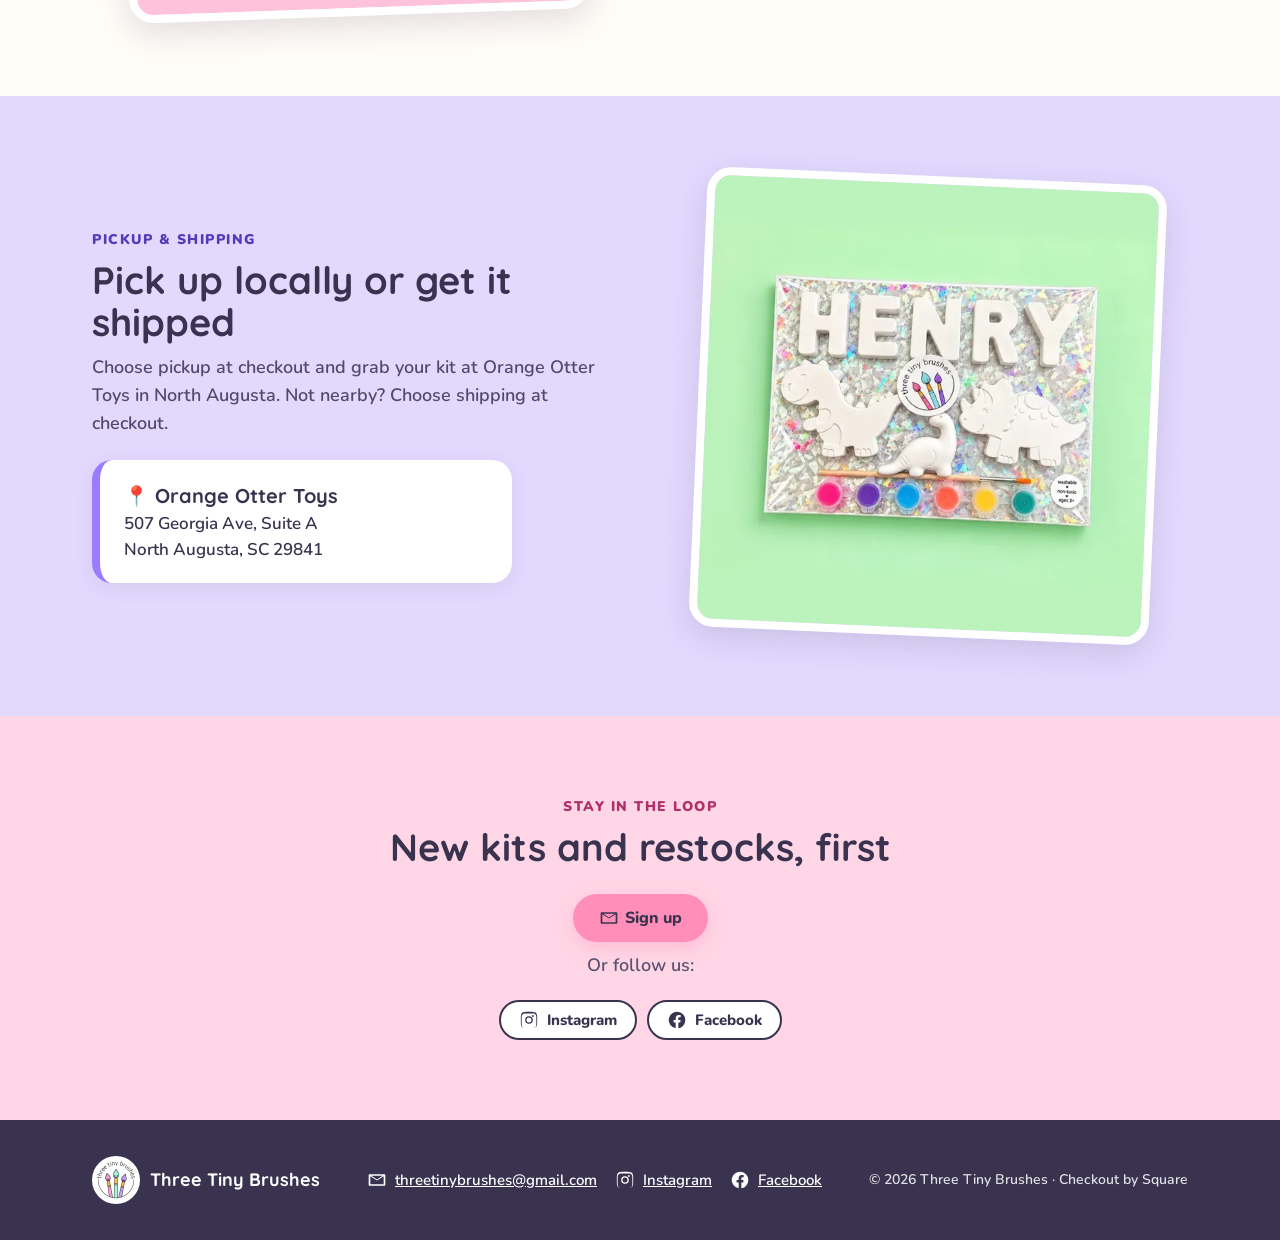
<file: original-colors/index.html>
<!doctype html>
<html lang="en">
<head>
<meta charset="utf-8">
<meta name="robots" content="noindex, nofollow">
<meta name="viewport" content="width=device-width, initial-scale=1">
<title>Paint-Your-Own Kits for Kids | Three Tiny Brushes</title>
<meta name="description" content="Paint-your-own kits for kids, including name kits personalized with your child's name. Local pickup in North Augusta, SC or shipping.">
<meta name="theme-color" content="#FFE3EE">
<link rel="icon" href="../favicon.ico" sizes="32x32">
<link rel="icon" type="image/png" sizes="32x32" href="../favicon-32.png">
<link rel="apple-touch-icon" sizes="180x180" href="../apple-touch-icon.png">
<meta property="og:type" content="website">
<meta property="og:site_name" content="Three Tiny Brushes">
<meta property="og:title" content="Paint-Your-Own Kits for Kids | Three Tiny Brushes">
<meta property="og:description" content="Paint-your-own kits for kids, including name kits personalized with your child's name. Local pickup in North Augusta, SC or shipping.">
<meta property="og:url" content="https://threetinybrushes.com/">
<meta property="og:image" content="https://threetinybrushes.com/img/og.jpg">
<meta property="og:image:width" content="1200">
<meta property="og:image:height" content="630">
<meta property="og:image:alt" content="Three Tiny Brushes personalized paint name kits: Reese, Henry and James kits">
<meta name="twitter:card" content="summary_large_image">
<meta name="twitter:title" content="Paint-Your-Own Kits for Kids | Three Tiny Brushes">
<meta name="twitter:description" content="Paint-your-own kits for kids, including name kits personalized with your child's name. Local pickup in North Augusta, SC or shipping.">
<meta name="twitter:image" content="https://threetinybrushes.com/img/og.jpg">
<link rel="preconnect" href="https://fonts.googleapis.com">
<link rel="preconnect" href="https://fonts.gstatic.com" crossorigin>
<link rel="preload" as="style" href="https://fonts.googleapis.com/css2?family=Nunito:wght@600;800;900&amp;family=Quicksand:wght@700&amp;display=swap">
<link rel="stylesheet" href="https://fonts.googleapis.com/css2?family=Nunito:wght@600;800;900&amp;family=Quicksand:wght@700&amp;display=swap" media="print" onload="this.media='all'">
<noscript><link rel="stylesheet" href="https://fonts.googleapis.com/css2?family=Nunito:wght@600;800;900&amp;family=Quicksand:wght@700&amp;display=swap"></noscript>
<link rel="stylesheet" href="css/styles.css">
<script type="application/ld+json">{"@context":"https://schema.org","@graph":[{"@type":"Store","@id":"https://threetinybrushes.com/#store","name":"Three Tiny Brushes","url":"https://threetinybrushes.com/","logo":"https://threetinybrushes.com/img/logo-128.png","image":"https://threetinybrushes.com/img/og.jpg","description":"Paint-your-own kits for kids, including name kits personalized with your child's name. Local pickup in North Augusta, SC or shipping.","email":"threetinybrushes@gmail.com","sameAs":["https://www.instagram.com/threetinybrushes","https://www.facebook.com/threetinybrushes","https://threetinybrushes.square.site/"],"address":{"@type":"PostalAddress","name":"Orange Otter Toys (pickup location)","streetAddress":"507 Georgia Ave, Suite A","addressLocality":"North Augusta","addressRegion":"SC","postalCode":"29841","addressCountry":"US"},"makesOffer":[{"@type":"Offer","itemOffered":{"@id":"https://threetinybrushes.com/#unicorn-wishes"}},{"@type":"Offer","itemOffered":{"@id":"https://threetinybrushes.com/#dino-mite"}},{"@type":"Offer","itemOffered":{"@id":"https://threetinybrushes.com/#donut-dreams"}},{"@type":"Offer","itemOffered":{"@id":"https://threetinybrushes.com/#big-bro"}},{"@type":"Offer","itemOffered":{"@id":"https://threetinybrushes.com/#big-sis"}}]},{"@type":"Product","name":"Unicorn Wishes Personalized Paintable Name Kit","image":"https://threetinybrushes.com/img/unicorn-wishes-1600.jpg","description":"Unicorn Wishes personalized paint-your-own name kit.","brand":{"@type":"Brand","name":"Three Tiny Brushes"},"url":"https://threetinybrushes.square.site/product/unicorn-wishes-personalized-paintable-name-kit/DJL3EIU2E24Y5KIVT3AFHHFQ","offers":{"@type":"AggregateOffer","lowPrice":"18.00","highPrice":"20.00","priceCurrency":"USD","offerCount":2,"url":"https://threetinybrushes.square.site/product/unicorn-wishes-personalized-paintable-name-kit/DJL3EIU2E24Y5KIVT3AFHHFQ"},"@id":"https://threetinybrushes.com/#unicorn-wishes"},{"@type":"Product","name":"Dino-Mite Personalized Paintable Name Kit","image":"https://threetinybrushes.com/img/dino-mite-1600.jpg","description":"Dino-Mite personalized paint-your-own name kit.","brand":{"@type":"Brand","name":"Three Tiny Brushes"},"url":"https://threetinybrushes.square.site/product/dino-mite-personalized-paintable-name-kit/X7LNKIWP7Z5QSPDV2MBJVYXO","offers":{"@type":"AggregateOffer","lowPrice":"18.00","highPrice":"20.00","priceCurrency":"USD","offerCount":2,"url":"https://threetinybrushes.square.site/product/dino-mite-personalized-paintable-name-kit/X7LNKIWP7Z5QSPDV2MBJVYXO"},"@id":"https://threetinybrushes.com/#dino-mite"},{"@type":"Product","name":"Donut Dreams Personalized Paintable Name Kit","image":"https://threetinybrushes.com/img/donut-dreams-1600.jpg","description":"Donut Dreams personalized paint-your-own name kit.","brand":{"@type":"Brand","name":"Three Tiny Brushes"},"url":"https://threetinybrushes.square.site/product/donut-dreams-personalized-paintable-name-kit/XVZXHL3UPXNTKXDHEBRHSUZJ","offers":{"@type":"AggregateOffer","lowPrice":"18.00","highPrice":"20.00","priceCurrency":"USD","offerCount":2,"url":"https://threetinybrushes.square.site/product/donut-dreams-personalized-paintable-name-kit/XVZXHL3UPXNTKXDHEBRHSUZJ"},"@id":"https://threetinybrushes.com/#donut-dreams"},{"@type":"Product","name":"Big Bro Paint Kit","image":"https://threetinybrushes.com/img/big-bro-1600.jpg","description":"Big Bro paint kit.","brand":{"@type":"Brand","name":"Three Tiny Brushes"},"url":"https://threetinybrushes.square.site/product/big-bro-paint-kit/SIYX23676XSIWKKCX4ZDVVKI","offers":{"@type":"Offer","price":"15.00","priceCurrency":"USD","url":"https://threetinybrushes.square.site/product/big-bro-paint-kit/SIYX23676XSIWKKCX4ZDVVKI"},"@id":"https://threetinybrushes.com/#big-bro"},{"@type":"Product","name":"Big Sis Paint Kit","image":"https://threetinybrushes.com/img/big-sis-1600.jpg","description":"Big Sis paint kit.","brand":{"@type":"Brand","name":"Three Tiny Brushes"},"url":"https://threetinybrushes.square.site/product/big-sis-paint-kit/H5QH7S3RQCL5UPOWYXILWPQ4","offers":{"@type":"Offer","price":"15.00","priceCurrency":"USD","url":"https://threetinybrushes.square.site/product/big-sis-paint-kit/H5QH7S3RQCL5UPOWYXILWPQ4"},"@id":"https://threetinybrushes.com/#big-sis"}]}</script>
</head>
<body>
<a class="skip" href="#main">Skip to content</a>
<header class="site-header"><div class="wrap">
 <a class="brand" href="#top" aria-label="Three Tiny Brushes, back to top"><picture><source type="image/webp" srcset="../img/logo-64.webp 1x, ../img/logo-128.webp 2x"><img src="../img/logo-128.png" width="58" height="58" alt=""></picture><span>Three Tiny Brushes</span></a>
 <nav class="nav" aria-label="Main">
  <a class="link" href="#how">How it works</a>
  <a class="link" href="#pickup">Pickup</a>
  <a class="btn btn-p btn-sm" href="https://threetinybrushes.square.site/">Shop kits</a>
 </nav>
</div></header>

<main id="main">
<div class="hero" id="top">
 <div class="blob blob-a" aria-hidden="true"></div><div class="blob blob-b" aria-hidden="true"></div>
 <div class="wrap">
  <div>
   <p class="kicker">Paint-your-own kits for kids</p>
   <h1>Paint kits made<br><span class="accent">just for them</span></h1>
   <p class="sub">Kids' paint kits, including name kits made with your child's name. Local pickup in North Augusta or shipping.</p>
   <div class="row"><a class="btn btn-p" href="https://threetinybrushes.square.site/">Shop the kits</a><a class="btn btn-s" href="#pickup">Pickup &amp; shipping</a></div>
   <ul class="pills" aria-label="Highlights">
    <li class="pill" style="background:var(--pink-t)"><span aria-hidden="true">🎨</span> Personalized name kits</li>
    <li class="pill" style="background:var(--mint-t)"><span aria-hidden="true">📍</span> Local pickup</li>
    <li class="pill" style="background:var(--lav-t)"><span aria-hidden="true">📦</span> Shipping</li>
   </ul>
  </div>
  <div class="hero-img"><picture><source type="image/webp" srcset="../img/hero-kits-560.webp 560w, ../img/hero-kits-800.webp 800w, ../img/hero-kits-1100.webp 1100w" sizes="(min-width:1160px) 480px, (min-width:900px) 40vw, (min-width:600px) 560px, calc(100vw - 40px)"><img src="../img/hero-kits-800.jpg" srcset="../img/hero-kits-560.jpg 560w, ../img/hero-kits-800.jpg 800w, ../img/hero-kits-1100.jpg 1100w" sizes="(min-width:1160px) 480px, (min-width:900px) 40vw, (min-width:600px) 560px, calc(100vw - 40px)" width="1400" height="1310" alt="Three personalized paint name kits in white frames: Reese unicorn kit, Henry dino kit and James donut kit" fetchpriority="high" decoding="async"></picture></div>
 </div>
</div>

<section id="shop" aria-labelledby="shop-title"><div class="wrap">
 <p class="kicker">Shop kits</p><h2 id="shop-title">Pick a kit</h2>
 <p class="sub">Name kits are made with your child's name. When you order, type it in the box (“Please enter the name you would like to order”) and pick a size: 3–5 letters $18 · 6–8 letters $20. Big Bro and Big Sis kits are ready to go.</p>
 <ul class="grid5">
  <li class="card prod">
   <picture><source type="image/webp" srcset="../img/unicorn-wishes-400.webp 400w, ../img/unicorn-wishes-600.webp 600w, ../img/unicorn-wishes-800.webp 800w, ../img/unicorn-wishes-1600.webp 1600w" sizes="(min-width:1160px) 196px, (min-width:1040px) 17vw, (min-width:600px) 30vw, 44vw"><img src="../img/unicorn-wishes-800.jpg" srcset="../img/unicorn-wishes-400.jpg 400w, ../img/unicorn-wishes-600.jpg 600w, ../img/unicorn-wishes-800.jpg 800w, ../img/unicorn-wishes-1600.jpg 1600w" sizes="(min-width:1160px) 196px, (min-width:1040px) 17vw, (min-width:600px) 30vw, 44vw" width="1600" height="1600" alt="Unicorn Wishes personalized paint-your-own name kit" loading="lazy" decoding="async"></picture>
   <h3>Unicorn Wishes</h3><span class="type">Personalized name kit</span>
   <p class="price"><span class="visually-hidden">Price: </span>$18.00–$20.00</p>
   <p class="opts">Add their name · 3–5 letters $18 · 6–8 letters $20</p>
   <a class="btn btn-p btn-sm" href="https://threetinybrushes.square.site/product/unicorn-wishes-personalized-paintable-name-kit/DJL3EIU2E24Y5KIVT3AFHHFQ" aria-label="Shop Unicorn Wishes on our Square shop">Shop</a>
  </li>
  <li class="card prod">
   <picture><source type="image/webp" srcset="../img/dino-mite-400.webp 400w, ../img/dino-mite-600.webp 600w, ../img/dino-mite-800.webp 800w, ../img/dino-mite-1600.webp 1600w" sizes="(min-width:1160px) 196px, (min-width:1040px) 17vw, (min-width:600px) 30vw, 44vw"><img src="../img/dino-mite-800.jpg" srcset="../img/dino-mite-400.jpg 400w, ../img/dino-mite-600.jpg 600w, ../img/dino-mite-800.jpg 800w, ../img/dino-mite-1600.jpg 1600w" sizes="(min-width:1160px) 196px, (min-width:1040px) 17vw, (min-width:600px) 30vw, 44vw" width="1600" height="1600" alt="Dino-Mite personalized paint-your-own name kit" loading="lazy" decoding="async"></picture>
   <h3>Dino-Mite</h3><span class="type">Personalized name kit</span>
   <p class="price"><span class="visually-hidden">Price: </span>$18.00–$20.00</p>
   <p class="opts">Add their name · 3–5 letters $18 · 6–8 letters $20</p>
   <a class="btn btn-p btn-sm" href="https://threetinybrushes.square.site/product/dino-mite-personalized-paintable-name-kit/X7LNKIWP7Z5QSPDV2MBJVYXO" aria-label="Shop Dino-Mite on our Square shop">Shop</a>
  </li>
  <li class="card prod">
   <picture><source type="image/webp" srcset="../img/donut-dreams-400.webp 400w, ../img/donut-dreams-600.webp 600w, ../img/donut-dreams-800.webp 800w, ../img/donut-dreams-1600.webp 1600w" sizes="(min-width:1160px) 196px, (min-width:1040px) 17vw, (min-width:600px) 30vw, 44vw"><img src="../img/donut-dreams-800.jpg" srcset="../img/donut-dreams-400.jpg 400w, ../img/donut-dreams-600.jpg 600w, ../img/donut-dreams-800.jpg 800w, ../img/donut-dreams-1600.jpg 1600w" sizes="(min-width:1160px) 196px, (min-width:1040px) 17vw, (min-width:600px) 30vw, 44vw" width="1600" height="1600" alt="Donut Dreams personalized paint-your-own name kit" loading="lazy" decoding="async"></picture>
   <h3>Donut Dreams</h3><span class="type">Personalized name kit</span>
   <p class="price"><span class="visually-hidden">Price: </span>$18.00–$20.00</p>
   <p class="opts">Add their name · 3–5 letters $18 · 6–8 letters $20</p>
   <a class="btn btn-p btn-sm" href="https://threetinybrushes.square.site/product/donut-dreams-personalized-paintable-name-kit/XVZXHL3UPXNTKXDHEBRHSUZJ" aria-label="Shop Donut Dreams on our Square shop">Shop</a>
  </li>
  <li class="card prod">
   <picture><source type="image/webp" srcset="../img/big-bro-400.webp 400w, ../img/big-bro-600.webp 600w, ../img/big-bro-800.webp 800w, ../img/big-bro-1600.webp 1600w" sizes="(min-width:1160px) 196px, (min-width:1040px) 17vw, (min-width:600px) 30vw, 44vw"><img src="../img/big-bro-800.jpg" srcset="../img/big-bro-400.jpg 400w, ../img/big-bro-600.jpg 600w, ../img/big-bro-800.jpg 800w, ../img/big-bro-1600.jpg 1600w" sizes="(min-width:1160px) 196px, (min-width:1040px) 17vw, (min-width:600px) 30vw, 44vw" width="1600" height="1600" alt="Big Bro paint kit" loading="lazy" decoding="async"></picture>
   <h3>Big Bro</h3><span class="type">Paint kit</span>
   <p class="price"><span class="visually-hidden">Price: </span>$15.00</p>
   <a class="btn btn-p btn-sm" href="https://threetinybrushes.square.site/product/big-bro-paint-kit/SIYX23676XSIWKKCX4ZDVVKI" aria-label="Shop Big Bro on our Square shop">Shop</a>
  </li>
  <li class="card prod">
   <picture><source type="image/webp" srcset="../img/big-sis-400.webp 400w, ../img/big-sis-600.webp 600w, ../img/big-sis-800.webp 800w, ../img/big-sis-1600.webp 1600w" sizes="(min-width:1160px) 196px, (min-width:1040px) 17vw, (min-width:600px) 30vw, 44vw"><img src="../img/big-sis-800.jpg" srcset="../img/big-sis-400.jpg 400w, ../img/big-sis-600.jpg 600w, ../img/big-sis-800.jpg 800w, ../img/big-sis-1600.jpg 1600w" sizes="(min-width:1160px) 196px, (min-width:1040px) 17vw, (min-width:600px) 30vw, 44vw" width="1600" height="1600" alt="Big Sis paint kit" loading="lazy" decoding="async"></picture>
   <h3>Big Sis</h3><span class="type">Paint kit</span>
   <p class="price"><span class="visually-hidden">Price: </span>$15.00</p>
   <a class="btn btn-p btn-sm" href="https://threetinybrushes.square.site/product/big-sis-paint-kit/H5QH7S3RQCL5UPOWYXILWPQ4" aria-label="Shop Big Sis on our Square shop">Shop</a>
  </li>
 </ul>
 <div class="center"><a class="btn btn-s" href="https://threetinybrushes.square.site/">See all kits</a></div>
</div></section>

<section class="more" id="more" aria-labelledby="more-title"><div class="wrap">
 <p class="kicker">More to paint</p><h2 id="more-title">Not just name kits</h2>
 <p class="sub">Seasonal kits, party favors and group party packs are on the way. Have something in mind? Just ask.</p>
 <ul class="steps">
  <li class="card step"><div class="ico" style="background:var(--pink-t)" aria-hidden="true">🍂</div><p class="num" style="color:var(--pink-text)">COMING SOON</p><h3>Seasonal kits</h3><p>Paint kits for holidays and the seasons. Sign up below to hear when they're ready.</p><a class="btn btn-s btn-sm" href="#loop">Get updates</a></li>
  <li class="card step"><div class="ico" style="background:var(--mint-t)" aria-hidden="true">🎁</div><p class="num" style="color:var(--mint-text)">ASK US</p><h3>Party favors</h3><p>Paint kits to send home from a birthday or class party. Email us and we'll help you plan.</p><a class="btn btn-s btn-sm" href="mailto:threetinybrushes@gmail.com?subject=Party%20favors">Ask about favors</a></li>
  <li class="card step"><div class="ico" style="background:var(--lav-t)" aria-hidden="true">🎉</div><p class="num" style="color:var(--lav-text)">ASK US</p><h3>Group party packs</h3><p>Painting with a group? Ask us about party packs for your crew.</p><a class="btn btn-s btn-sm" href="mailto:threetinybrushes@gmail.com?subject=Group%20party%20packs">Ask about party packs</a></li>
 </ul>
</div></section>

<section class="how" id="how" aria-labelledby="how-title"><div class="wrap">
 <p class="kicker">How it works</p><h2 id="how-title">Three tiny steps</h2>
 <ol class="steps">
  <li class="card step"><div class="ico" style="background:var(--pink-t)" aria-hidden="true">🖌️</div><p class="num" style="color:var(--pink-text)">STEP 1</p><h3>Pick your kit</h3><p>A name kit (unicorn, dino or donuts), a Big Bro / Big Sis kit, or whatever's new in the shop.</p></li>
  <li class="card step"><div class="ico" style="background:var(--mint-t)" aria-hidden="true">✏️</div><p class="num" style="color:var(--mint-text)">STEP 2</p><h3>Add the details</h3><p>Name kit? Type your child's name and pick the size when you order. Other kits are ready to go.</p></li>
  <li class="card step"><div class="ico" style="background:var(--lav-t)" aria-hidden="true">📍</div><p class="num" style="color:var(--lav-text)">STEP 3</p><h3>Pickup or shipping</h3><p>Choose local pickup in North Augusta or shipping at checkout, then paint together.</p></li>
 </ol>
</div></section>

<section id="siblings" aria-labelledby="sib-title"><div class="wrap split">
 <div class="polaroid-wrap"><picture><source type="image/webp" srcset="../img/big-sis-400.webp 400w, ../img/big-sis-600.webp 600w, ../img/big-sis-800.webp 800w, ../img/big-sis-1600.webp 1600w" sizes="(min-width:1160px) 460px, (min-width:760px) 40vw, calc(100vw - 40px)"><img src="../img/big-sis-800.jpg" srcset="../img/big-sis-400.jpg 400w, ../img/big-sis-600.jpg 600w, ../img/big-sis-800.jpg 800w, ../img/big-sis-1600.jpg 1600w" sizes="(min-width:1160px) 460px, (min-width:760px) 40vw, calc(100vw - 40px)" width="1600" height="1600" alt="Big Sis paint kit" class="polaroid tilt-l" loading="lazy" decoding="async"></picture></div>
 <div><p class="kicker">Sibling kits</p><h2 id="sib-title">For the new<br><span class="accent">big brother or big sister</span></h2>
 <p class="sub">Our Big Bro and Big Sis paint kits give older siblings something of their own to paint.</p>
 <div class="row"><a class="btn btn-p" href="https://threetinybrushes.square.site/product/big-sis-paint-kit/H5QH7S3RQCL5UPOWYXILWPQ4">Shop Big Sis</a><a class="btn btn-s" href="https://threetinybrushes.square.site/product/big-bro-paint-kit/SIYX23676XSIWKKCX4ZDVVKI">Shop Big Bro</a></div></div>
</div></section>

<section class="pickup" id="pickup" aria-labelledby="pickup-title"><div class="wrap split rev">
 <div class="polaroid-wrap"><picture><source type="image/webp" srcset="../img/dino-mite-400.webp 400w, ../img/dino-mite-600.webp 600w, ../img/dino-mite-800.webp 800w, ../img/dino-mite-1600.webp 1600w" sizes="(min-width:1160px) 460px, (min-width:760px) 40vw, calc(100vw - 40px)"><img src="../img/dino-mite-800.jpg" srcset="../img/dino-mite-400.jpg 400w, ../img/dino-mite-600.jpg 600w, ../img/dino-mite-800.jpg 800w, ../img/dino-mite-1600.jpg 1600w" sizes="(min-width:1160px) 460px, (min-width:760px) 40vw, calc(100vw - 40px)" width="1600" height="1600" alt="Dino-Mite personalized paint-your-own name kit" class="polaroid tilt-r" loading="lazy" decoding="async"></picture></div>
 <div><p class="kicker">Pickup &amp; shipping</p><h2 id="pickup-title">Pick up locally or get it shipped</h2>
 <p class="sub">Choose pickup at checkout and grab your kit at Orange Otter Toys in North Augusta. Not nearby? Choose shipping at checkout.</p>
 <address class="card addr"><strong><span aria-hidden="true">📍</span> Orange Otter Toys</strong>507 Georgia Ave, Suite A<br>North Augusta, SC 29841</address></div>
</div></section>

<section class="news" id="loop" aria-labelledby="loop-title"><div class="wrap">
 <p class="kicker">Stay in the loop</p><h2 id="loop-title">New kits and restocks, first</h2>
 <div class="row"><a class="btn btn-p" href="mailto:threetinybrushes@gmail.com?subject=Add%20me%20to%20the%20Three%20Tiny%20Brushes%20list"><svg width="20" height="20" fill="currentColor" viewBox="0 0 24 24" aria-hidden="true"><path d="M3 5h18a1 1 0 0 1 1 1v12a1 1 0 0 1-1 1H3a1 1 0 0 1-1-1V6a1 1 0 0 1 1-1zm1 2.4V17h16V7.4l-8 5.3-8-5.3zM5.2 7l6.8 4.5L18.8 7H5.2z"/></svg> Sign up</a></div>
 <p class="sub">Or follow us:</p>
 <div class="follow">
  <a class="btn btn-s btn-sm" href="https://www.instagram.com/threetinybrushes" rel="noopener"><svg viewBox="0 0 24 24" aria-hidden="true"><path d="M12 2.2c3.2 0 3.6 0 4.8.1 1.2.1 1.8.2 2.2.4.6.2 1 .5 1.4.9.4.4.7.8.9 1.4.2.4.4 1.1.4 2.2.1 1.3.1 1.6.1 4.8s0 3.6-.1 4.8c-.1 1.2-.2 1.8-.4 2.2-.2.6-.5 1-.9 1.4-.4.4-.8.7-1.4.9-.4.2-1.1.4-2.2.4-1.3.1-1.6.1-4.8.1s-3.6 0-4.8-.1c-1.2-.1-1.8-.2-2.2-.4-.6-.2-1-.5-1.4-.9-.4-.4-.7-.8-.9-1.4-.2-.4-.4-1.1-.4-2.2C2.2 15.6 2.2 15.2 2.2 12s0-3.6.1-4.8c.1-1.2.2-1.8.4-2.2.2-.6.5-1 .9-1.4.4-.4.8-.7 1.4-.9.4-.2 1.1-.4 2.2-.4C8.4 2.2 8.8 2.2 12 2.2zm0 2c-3.1 0-3.5 0-4.7.1-1 0-1.6.2-1.9.3-.5.2-.8.4-1.1.7-.3.3-.6.7-.7 1.1-.1.4-.3.9-.3 1.9-.1 1.2-.1 1.6-.1 4.7s0 3.5.1 4.7c0 1 .2 1.6.3 1.9.2.5.4.8.7 1.1.3.3.7.6 1.1.7.4.1.9.3 1.9.3 1.2.1 1.6.1 4.7.1s3.5 0 4.7-.1c1 0 1.6-.2 1.9-.3.5-.2.8-.4 1.1-.7.3-.3.6-.7.7-1.1.1-.4.3-.9.3-1.9.1-1.2.1-1.6.1-4.7s0-3.5-.1-4.7c0-1-.2-1.6-.3-1.9-.2-.5-.4-.8-.7-1.1-.3-.3-.7-.6-1.1-.7-.4-.1-.9-.3-1.9-.3-1.2-.1-1.6-.1-4.7-.1zm0 3.2a4.6 4.6 0 1 1 0 9.2 4.6 4.6 0 0 1 0-9.2zm0 7.6a3 3 0 1 0 0-6 3 3 0 0 0 0 6zm5.8-7.8a1.1 1.1 0 1 1-2.2 0 1.1 1.1 0 0 1 2.2 0z"/></svg> Instagram</a>
  <a class="btn btn-s btn-sm" href="https://www.facebook.com/threetinybrushes" rel="noopener"><svg viewBox="0 0 24 24" aria-hidden="true"><path d="M22 12a10 10 0 1 0-11.6 9.9v-7H7.9V12h2.5V9.8c0-2.5 1.5-3.9 3.8-3.9 1.1 0 2.2.2 2.2.2v2.5h-1.3c-1.2 0-1.6.8-1.6 1.6V12h2.8l-.4 2.9h-2.3v7A10 10 0 0 0 22 12z"/></svg> Facebook</a>
 </div>
</div></section>
</main>

<footer class="site-footer"><div class="wrap">
 <a class="brand" href="#top"><picture><source type="image/webp" srcset="../img/logo-solid-96.webp"><img src="../img/logo-solid-96.png" width="48" height="48" alt="" loading="lazy"></picture><span>Three Tiny Brushes</span></a>
 <div class="foot-links">
  <a href="mailto:threetinybrushes@gmail.com"><svg viewBox="0 0 24 24" aria-hidden="true"><path d="M3 5h18a1 1 0 0 1 1 1v12a1 1 0 0 1-1 1H3a1 1 0 0 1-1-1V6a1 1 0 0 1 1-1zm1 2.4V17h16V7.4l-8 5.3-8-5.3zM5.2 7l6.8 4.5L18.8 7H5.2z"/></svg> threetinybrushes@gmail.com</a>
  <a href="https://www.instagram.com/threetinybrushes" rel="noopener"><svg viewBox="0 0 24 24" aria-hidden="true"><path d="M12 2.2c3.2 0 3.6 0 4.8.1 1.2.1 1.8.2 2.2.4.6.2 1 .5 1.4.9.4.4.7.8.9 1.4.2.4.4 1.1.4 2.2.1 1.3.1 1.6.1 4.8s0 3.6-.1 4.8c-.1 1.2-.2 1.8-.4 2.2-.2.6-.5 1-.9 1.4-.4.4-.8.7-1.4.9-.4.2-1.1.4-2.2.4-1.3.1-1.6.1-4.8.1s-3.6 0-4.8-.1c-1.2-.1-1.8-.2-2.2-.4-.6-.2-1-.5-1.4-.9-.4-.4-.7-.8-.9-1.4-.2-.4-.4-1.1-.4-2.2C2.2 15.6 2.2 15.2 2.2 12s0-3.6.1-4.8c.1-1.2.2-1.8.4-2.2.2-.6.5-1 .9-1.4.4-.4.8-.7 1.4-.9.4-.2 1.1-.4 2.2-.4C8.4 2.2 8.8 2.2 12 2.2zm0 2c-3.1 0-3.5 0-4.7.1-1 0-1.6.2-1.9.3-.5.2-.8.4-1.1.7-.3.3-.6.7-.7 1.1-.1.4-.3.9-.3 1.9-.1 1.2-.1 1.6-.1 4.7s0 3.5.1 4.7c0 1 .2 1.6.3 1.9.2.5.4.8.7 1.1.3.3.7.6 1.1.7.4.1.9.3 1.9.3 1.2.1 1.6.1 4.7.1s3.5 0 4.7-.1c1 0 1.6-.2 1.9-.3.5-.2.8-.4 1.1-.7.3-.3.6-.7.7-1.1.1-.4.3-.9.3-1.9.1-1.2.1-1.6.1-4.7s0-3.5-.1-4.7c0-1-.2-1.6-.3-1.9-.2-.5-.4-.8-.7-1.1-.3-.3-.7-.6-1.1-.7-.4-.1-.9-.3-1.9-.3-1.2-.1-1.6-.1-4.7-.1zm0 3.2a4.6 4.6 0 1 1 0 9.2 4.6 4.6 0 0 1 0-9.2zm0 7.6a3 3 0 1 0 0-6 3 3 0 0 0 0 6zm5.8-7.8a1.1 1.1 0 1 1-2.2 0 1.1 1.1 0 0 1 2.2 0z"/></svg> Instagram</a>
  <a href="https://www.facebook.com/threetinybrushes" rel="noopener"><svg viewBox="0 0 24 24" aria-hidden="true"><path d="M22 12a10 10 0 1 0-11.6 9.9v-7H7.9V12h2.5V9.8c0-2.5 1.5-3.9 3.8-3.9 1.1 0 2.2.2 2.2.2v2.5h-1.3c-1.2 0-1.6.8-1.6 1.6V12h2.8l-.4 2.9h-2.3v7A10 10 0 0 0 22 12z"/></svg> Facebook</a>
 </div>
 <p class="small">© 2026 Three Tiny Brushes · Checkout by Square</p>
</div></footer>
</body>
</html>
</file>
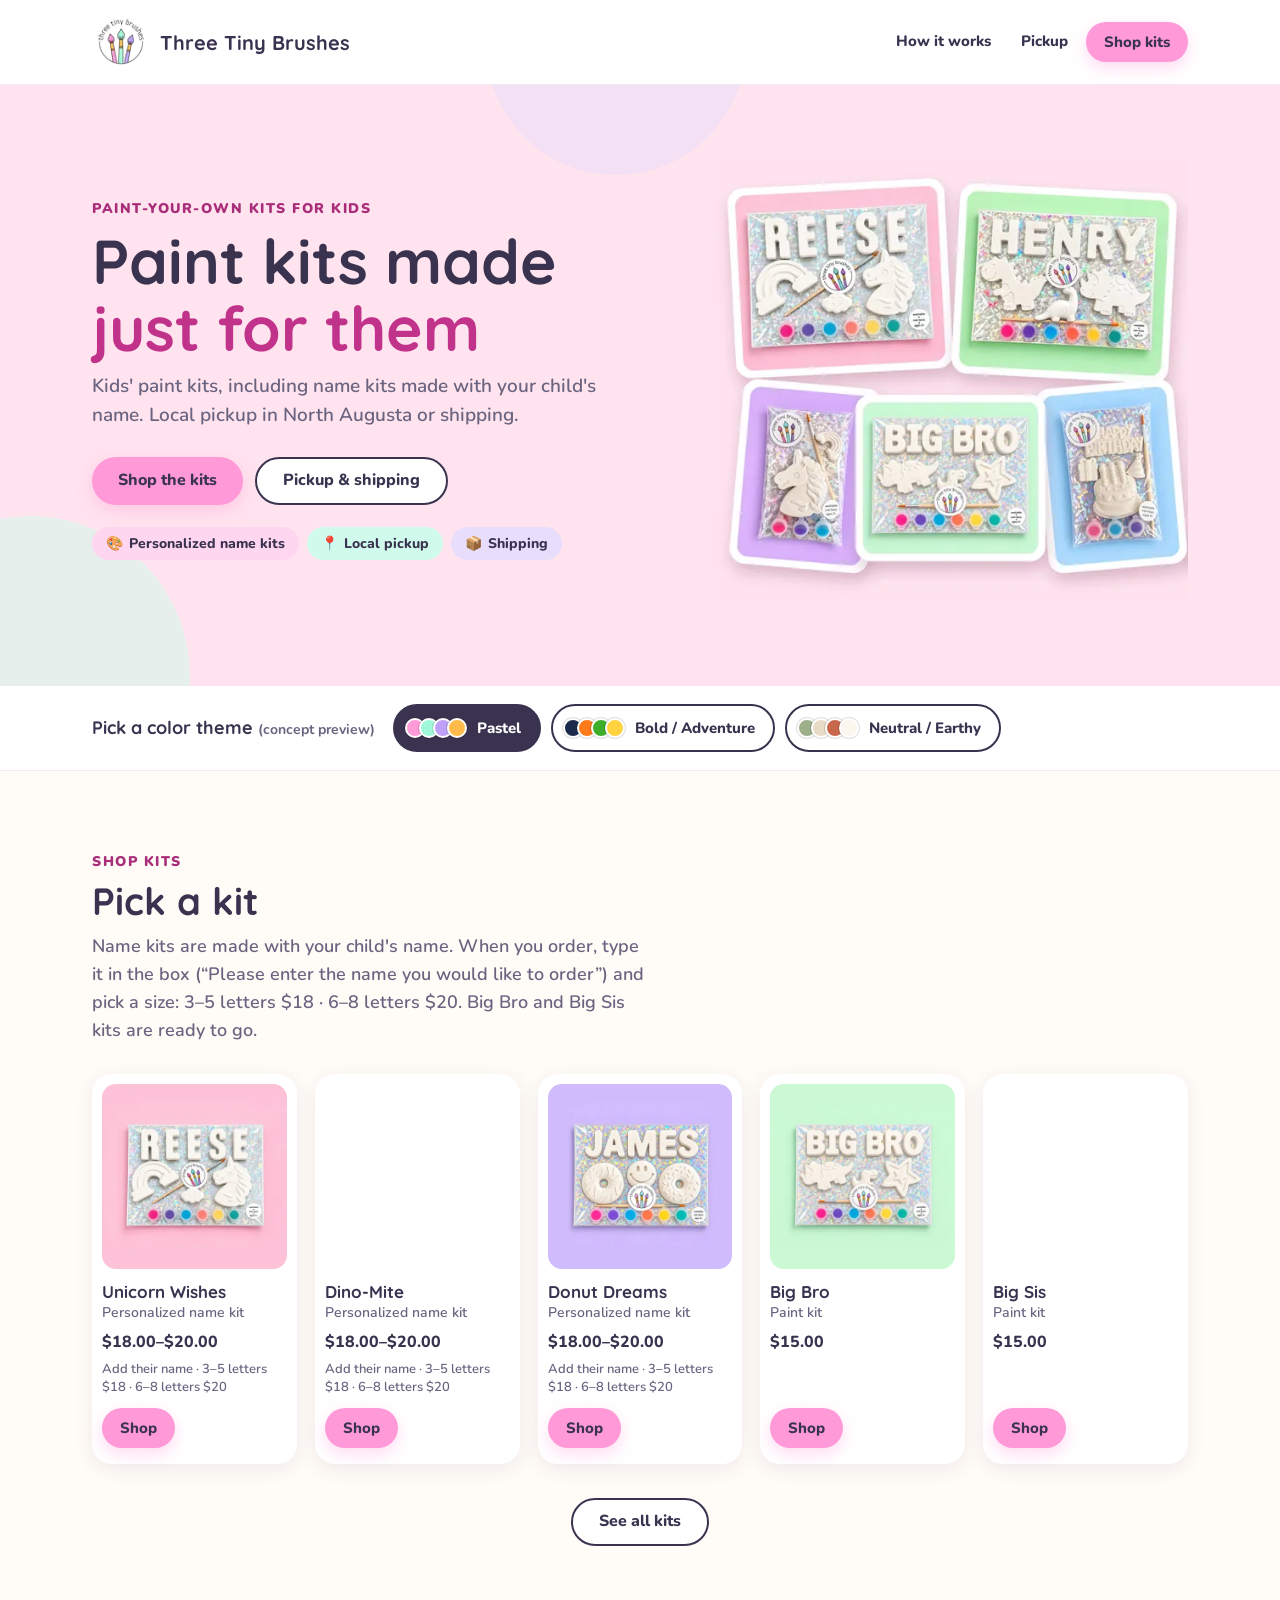
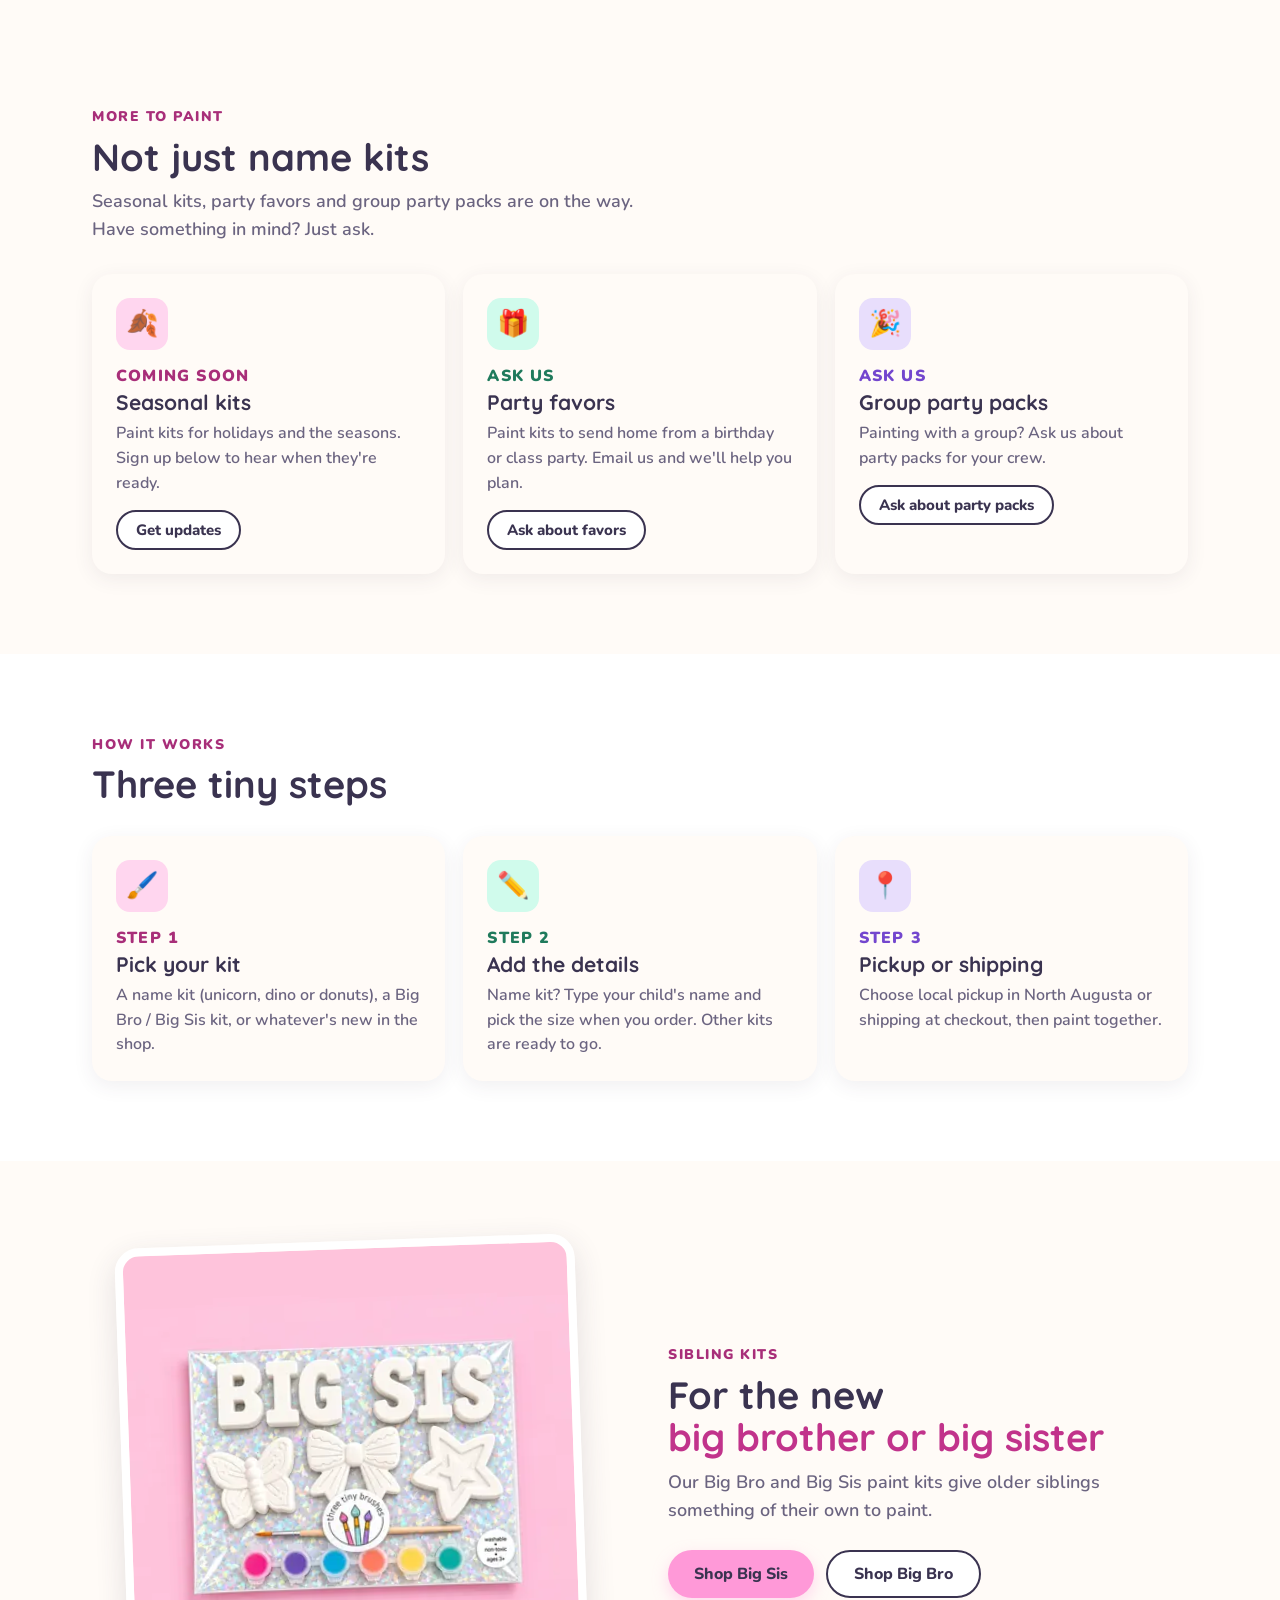
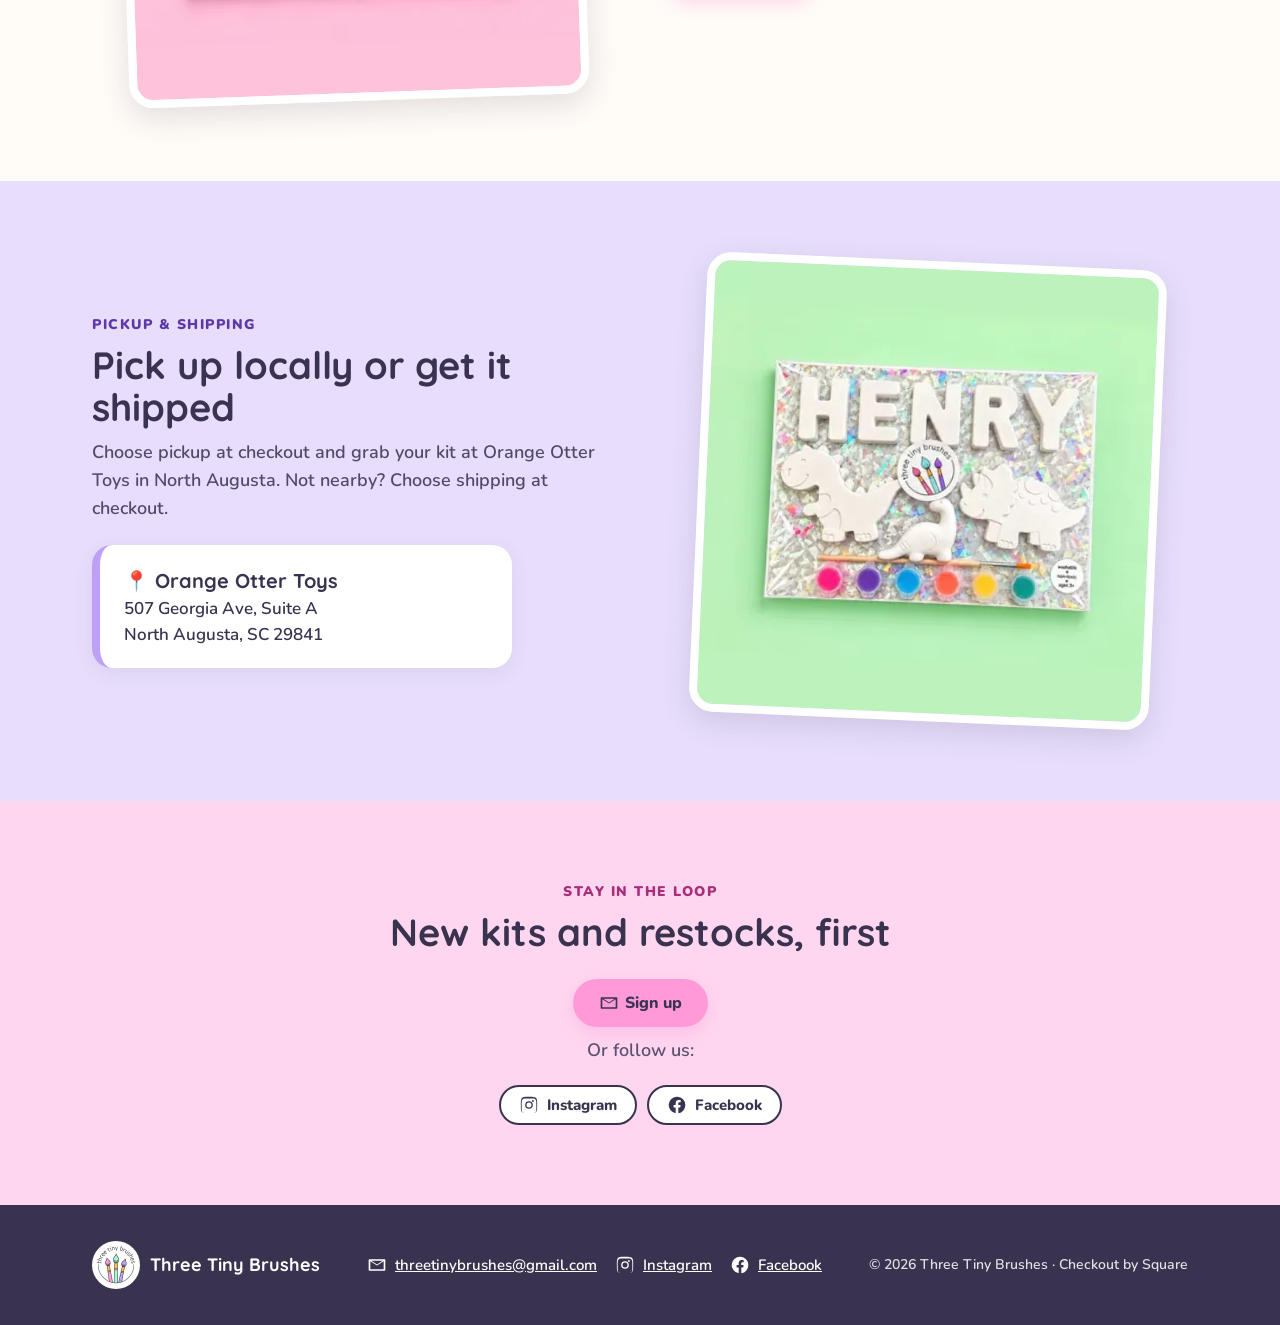
<file: themes/index.html>
<!doctype html>
<html lang="en" data-theme="pastel">
<head>
<meta charset="utf-8">
<meta name="robots" content="noindex, nofollow">
<meta name="viewport" content="width=device-width, initial-scale=1">
<title>Color themes (concept preview) | Three Tiny Brushes</title>
<meta name="description" content="Paint-your-own kits for kids, including name kits personalized with your child's name. Local pickup in North Augusta, SC or shipping.">
<meta name="theme-color" content="#FFE3EE">
<script>(function(){var t=location.hash.slice(1);if(t==="pastel"||t==="bold"||t==="neutral"){document.documentElement.setAttribute("data-theme",t)}})()</script>
<link rel="icon" href="../favicon.ico" sizes="32x32">
<link rel="icon" type="image/png" sizes="32x32" href="../favicon-32.png">
<link rel="apple-touch-icon" sizes="180x180" href="../apple-touch-icon.png">
<meta property="og:type" content="website">
<meta property="og:site_name" content="Three Tiny Brushes">
<meta property="og:title" content="Paint-Your-Own Kits for Kids | Three Tiny Brushes">
<meta property="og:description" content="Paint-your-own kits for kids, including name kits personalized with your child's name. Local pickup in North Augusta, SC or shipping.">
<meta property="og:url" content="https://threetinybrushes.com/">
<meta property="og:image" content="https://threetinybrushes.com/img/og.jpg">
<meta property="og:image:width" content="1200">
<meta property="og:image:height" content="630">
<meta property="og:image:alt" content="Three Tiny Brushes personalized paint name kits: Reese, Henry and James kits">
<meta name="twitter:card" content="summary_large_image">
<meta name="twitter:title" content="Paint-Your-Own Kits for Kids | Three Tiny Brushes">
<meta name="twitter:description" content="Paint-your-own kits for kids, including name kits personalized with your child's name. Local pickup in North Augusta, SC or shipping.">
<meta name="twitter:image" content="https://threetinybrushes.com/img/og.jpg">
<link rel="preconnect" href="https://fonts.googleapis.com">
<link rel="preconnect" href="https://fonts.gstatic.com" crossorigin>
<link rel="preload" as="style" href="https://fonts.googleapis.com/css2?family=Nunito:wght@600;800;900&amp;family=Quicksand:wght@700&amp;display=swap">
<link rel="stylesheet" href="https://fonts.googleapis.com/css2?family=Nunito:wght@600;800;900&amp;family=Quicksand:wght@700&amp;display=swap" media="print" onload="this.media='all'">
<noscript><link rel="stylesheet" href="https://fonts.googleapis.com/css2?family=Nunito:wght@600;800;900&amp;family=Quicksand:wght@700&amp;display=swap"></noscript>
<link rel="stylesheet" href="css/styles.css">
<script type="application/ld+json">{"@context":"https://schema.org","@graph":[{"@type":"Store","@id":"https://threetinybrushes.com/#store","name":"Three Tiny Brushes","url":"https://threetinybrushes.com/","logo":"https://threetinybrushes.com/img/logo-128.png","image":"https://threetinybrushes.com/img/og.jpg","description":"Paint-your-own kits for kids, including name kits personalized with your child's name. Local pickup in North Augusta, SC or shipping.","email":"threetinybrushes@gmail.com","sameAs":["https://www.instagram.com/threetinybrushes","https://www.facebook.com/threetinybrushes","https://threetinybrushes.square.site/"],"address":{"@type":"PostalAddress","name":"Orange Otter Toys (pickup location)","streetAddress":"507 Georgia Ave, Suite A","addressLocality":"North Augusta","addressRegion":"SC","postalCode":"29841","addressCountry":"US"},"makesOffer":[{"@type":"Offer","itemOffered":{"@id":"https://threetinybrushes.com/#unicorn-wishes"}},{"@type":"Offer","itemOffered":{"@id":"https://threetinybrushes.com/#dino-mite"}},{"@type":"Offer","itemOffered":{"@id":"https://threetinybrushes.com/#donut-dreams"}},{"@type":"Offer","itemOffered":{"@id":"https://threetinybrushes.com/#big-bro"}},{"@type":"Offer","itemOffered":{"@id":"https://threetinybrushes.com/#big-sis"}}]},{"@type":"Product","name":"Unicorn Wishes Personalized Paintable Name Kit","image":"https://threetinybrushes.com/img/unicorn-wishes-1600.jpg","description":"Unicorn Wishes personalized paint-your-own name kit.","brand":{"@type":"Brand","name":"Three Tiny Brushes"},"url":"https://threetinybrushes.square.site/product/unicorn-wishes-personalized-paintable-name-kit/DJL3EIU2E24Y5KIVT3AFHHFQ","offers":{"@type":"AggregateOffer","lowPrice":"18.00","highPrice":"20.00","priceCurrency":"USD","offerCount":2,"url":"https://threetinybrushes.square.site/product/unicorn-wishes-personalized-paintable-name-kit/DJL3EIU2E24Y5KIVT3AFHHFQ"},"@id":"https://threetinybrushes.com/#unicorn-wishes"},{"@type":"Product","name":"Dino-Mite Personalized Paintable Name Kit","image":"https://threetinybrushes.com/img/dino-mite-1600.jpg","description":"Dino-Mite personalized paint-your-own name kit.","brand":{"@type":"Brand","name":"Three Tiny Brushes"},"url":"https://threetinybrushes.square.site/product/dino-mite-personalized-paintable-name-kit/X7LNKIWP7Z5QSPDV2MBJVYXO","offers":{"@type":"AggregateOffer","lowPrice":"18.00","highPrice":"20.00","priceCurrency":"USD","offerCount":2,"url":"https://threetinybrushes.square.site/product/dino-mite-personalized-paintable-name-kit/X7LNKIWP7Z5QSPDV2MBJVYXO"},"@id":"https://threetinybrushes.com/#dino-mite"},{"@type":"Product","name":"Donut Dreams Personalized Paintable Name Kit","image":"https://threetinybrushes.com/img/donut-dreams-1600.jpg","description":"Donut Dreams personalized paint-your-own name kit.","brand":{"@type":"Brand","name":"Three Tiny Brushes"},"url":"https://threetinybrushes.square.site/product/donut-dreams-personalized-paintable-name-kit/XVZXHL3UPXNTKXDHEBRHSUZJ","offers":{"@type":"AggregateOffer","lowPrice":"18.00","highPrice":"20.00","priceCurrency":"USD","offerCount":2,"url":"https://threetinybrushes.square.site/product/donut-dreams-personalized-paintable-name-kit/XVZXHL3UPXNTKXDHEBRHSUZJ"},"@id":"https://threetinybrushes.com/#donut-dreams"},{"@type":"Product","name":"Big Bro Paint Kit","image":"https://threetinybrushes.com/img/big-bro-1600.jpg","description":"Big Bro paint kit.","brand":{"@type":"Brand","name":"Three Tiny Brushes"},"url":"https://threetinybrushes.square.site/product/big-bro-paint-kit/SIYX23676XSIWKKCX4ZDVVKI","offers":{"@type":"Offer","price":"15.00","priceCurrency":"USD","url":"https://threetinybrushes.square.site/product/big-bro-paint-kit/SIYX23676XSIWKKCX4ZDVVKI"},"@id":"https://threetinybrushes.com/#big-bro"},{"@type":"Product","name":"Big Sis Paint Kit","image":"https://threetinybrushes.com/img/big-sis-1600.jpg","description":"Big Sis paint kit.","brand":{"@type":"Brand","name":"Three Tiny Brushes"},"url":"https://threetinybrushes.square.site/product/big-sis-paint-kit/H5QH7S3RQCL5UPOWYXILWPQ4","offers":{"@type":"Offer","price":"15.00","priceCurrency":"USD","url":"https://threetinybrushes.square.site/product/big-sis-paint-kit/H5QH7S3RQCL5UPOWYXILWPQ4"},"@id":"https://threetinybrushes.com/#big-sis"}]}</script>
</head>
<body>
<a class="skip" href="#main">Skip to content</a>
<header class="site-header"><div class="wrap">
 <a class="brand" href="#top" aria-label="Three Tiny Brushes, back to top"><picture><source type="image/webp" srcset="../img/logo-64.webp 1x, ../img/logo-128.webp 2x"><img src="../img/logo-128.png" width="58" height="58" alt=""></picture><span>Three Tiny Brushes</span></a>
 <nav class="nav" aria-label="Main">
  <a class="link" href="#how">How it works</a>
  <a class="link" href="#pickup">Pickup</a>
  <a class="btn btn-p btn-sm" href="https://threetinybrushes.square.site/">Shop kits</a>
 </nav>
</div></header>

<main id="main">
<div class="hero" id="top">
 <div class="blob blob-a" aria-hidden="true"></div><div class="blob blob-b" aria-hidden="true"></div>
 <div class="wrap">
  <div>
   <p class="kicker">Paint-your-own kits for kids</p>
   <h1>Paint kits made<br><span class="accent">just for them</span></h1>
   <p class="sub">Kids' paint kits, including name kits made with your child's name. Local pickup in North Augusta or shipping.</p>
   <div class="row"><a class="btn btn-p" href="https://threetinybrushes.square.site/">Shop the kits</a><a class="btn btn-s" href="#pickup">Pickup &amp; shipping</a></div>
   <ul class="pills" aria-label="Highlights">
    <li class="pill" style="background:var(--t1)"><span aria-hidden="true">🎨</span> Personalized name kits</li>
    <li class="pill" style="background:var(--t2)"><span aria-hidden="true">📍</span> Local pickup</li>
    <li class="pill" style="background:var(--t3)"><span aria-hidden="true">📦</span> Shipping</li>
   </ul>
  </div>
  <div class="hero-img"><picture data-hero="pastel"><source type="image/webp" srcset="../img/hero-kits-560.webp 560w, ../img/hero-kits-800.webp 800w, ../img/hero-kits-1100.webp 1100w" sizes="(min-width:1160px) 480px, (min-width:900px) 40vw, (min-width:600px) 560px, calc(100vw - 40px)"><img src="../img/hero-kits-800.jpg" srcset="../img/hero-kits-560.jpg 560w, ../img/hero-kits-800.jpg 800w, ../img/hero-kits-1100.jpg 1100w" sizes="(min-width:1160px) 480px, (min-width:900px) 40vw, (min-width:600px) 560px, calc(100vw - 40px)" width="1400" height="1310" alt="Three personalized paint name kits in white frames: Reese unicorn kit, Henry dino kit and James donut kit" fetchpriority="high" decoding="async"></picture><picture data-hero="bold"><source type="image/webp" srcset="img/hero-bold-560.webp 560w, img/hero-bold-800.webp 800w, img/hero-bold-1100.webp 1100w" sizes="(min-width:1160px) 480px, (min-width:900px) 40vw, (min-width:600px) 560px, calc(100vw - 40px)"><img src="img/hero-bold-800.jpg" srcset="img/hero-bold-560.jpg 560w, img/hero-bold-800.jpg 800w, img/hero-bold-1100.jpg 1100w" sizes="(min-width:1160px) 480px, (min-width:900px) 40vw, (min-width:600px) 560px, calc(100vw - 40px)" width="1400" height="1310" alt="Concept Bold / Adventure name kits in white frames: Leo space kit, Owen T-Rex kit and Max monster truck kit" loading="lazy" decoding="async"></picture><picture data-hero="neutral"><source type="image/webp" srcset="img/hero-neutral-560.webp 560w, img/hero-neutral-800.webp 800w, img/hero-neutral-1100.webp 1100w" sizes="(min-width:1160px) 480px, (min-width:900px) 40vw, (min-width:600px) 560px, calc(100vw - 40px)"><img src="img/hero-neutral-800.jpg" srcset="img/hero-neutral-560.jpg 560w, img/hero-neutral-800.jpg 800w, img/hero-neutral-1100.jpg 1100w" sizes="(min-width:1160px) 480px, (min-width:900px) 40vw, (min-width:600px) 560px, calc(100vw - 40px)" width="1400" height="1310" alt="Concept Neutral / Earthy name kits in white frames: Ella boho rainbow kit, Noah woodland kit and Ava safari kit" loading="lazy" decoding="async"></picture></div>
 </div>
</div>

<div class="picker" role="group" aria-labelledby="picker-label"><div class="wrap">
 <p class="picker-label" id="picker-label">Pick a color theme <span>(concept preview)</span></p>
 <div class="swatches"><button type="button" class="swatch" data-theme="pastel" aria-pressed="true"><span class="dots" aria-hidden="true"><i style="background:#FF99D8"></i><i style="background:#A1F7DA"></i><i style="background:#BEA1F7"></i><i style="background:#FFBB4A"></i></span>Pastel</button><button type="button" class="swatch" data-theme="bold" aria-pressed="false"><span class="dots" aria-hidden="true"><i style="background:#1B2A4A"></i><i style="background:#FF7A1A"></i><i style="background:#3DAE2B"></i><i style="background:#FFD23F"></i></span>Bold / Adventure</button><button type="button" class="swatch" data-theme="neutral" aria-pressed="false"><span class="dots" aria-hidden="true"><i style="background:#9CAF88"></i><i style="background:#E9DCC6"></i><i style="background:#C8674A"></i><i style="background:#FBF6EE"></i></span>Neutral / Earthy</button></div>
 <p class="visually-hidden" id="theme-status" aria-live="polite"></p>
</div></div>

<section id="shop" aria-labelledby="shop-title"><div class="wrap">
 <p class="kicker">Shop kits</p><h2 id="shop-title">Pick a kit</h2>
<div class="collection" data-collection="pastel">
 <p class="sub">Name kits are made with your child's name. When you order, type it in the box (“Please enter the name you would like to order”) and pick a size: 3–5 letters $18 · 6–8 letters $20. Big Bro and Big Sis kits are ready to go.</p>
 <ul class="grid5">
  <li class="card prod">
   <picture><source type="image/webp" srcset="../img/unicorn-wishes-400.webp 400w, ../img/unicorn-wishes-600.webp 600w, ../img/unicorn-wishes-800.webp 800w, ../img/unicorn-wishes-1600.webp 1600w" sizes="(min-width:1160px) 196px, (min-width:1040px) 17vw, (min-width:600px) 30vw, 44vw"><img src="../img/unicorn-wishes-800.jpg" srcset="../img/unicorn-wishes-400.jpg 400w, ../img/unicorn-wishes-600.jpg 600w, ../img/unicorn-wishes-800.jpg 800w, ../img/unicorn-wishes-1600.jpg 1600w" sizes="(min-width:1160px) 196px, (min-width:1040px) 17vw, (min-width:600px) 30vw, 44vw" width="1600" height="1600" alt="Unicorn Wishes personalized paint-your-own name kit" loading="lazy" decoding="async"></picture>
   <h3>Unicorn Wishes</h3><span class="type">Personalized name kit</span>
   <p class="price"><span class="visually-hidden">Price: </span>$18.00–$20.00</p>
   <p class="opts">Add their name · 3–5 letters $18 · 6–8 letters $20</p>
   <a class="btn btn-p btn-sm" href="https://threetinybrushes.square.site/product/unicorn-wishes-personalized-paintable-name-kit/DJL3EIU2E24Y5KIVT3AFHHFQ" aria-label="Shop Unicorn Wishes on our Square shop">Shop</a>
  </li>
  <li class="card prod">
   <picture><source type="image/webp" srcset="../img/dino-mite-400.webp 400w, ../img/dino-mite-600.webp 600w, ../img/dino-mite-800.webp 800w, ../img/dino-mite-1600.webp 1600w" sizes="(min-width:1160px) 196px, (min-width:1040px) 17vw, (min-width:600px) 30vw, 44vw"><img src="../img/dino-mite-800.jpg" srcset="../img/dino-mite-400.jpg 400w, ../img/dino-mite-600.jpg 600w, ../img/dino-mite-800.jpg 800w, ../img/dino-mite-1600.jpg 1600w" sizes="(min-width:1160px) 196px, (min-width:1040px) 17vw, (min-width:600px) 30vw, 44vw" width="1600" height="1600" alt="Dino-Mite personalized paint-your-own name kit" loading="lazy" decoding="async"></picture>
   <h3>Dino-Mite</h3><span class="type">Personalized name kit</span>
   <p class="price"><span class="visually-hidden">Price: </span>$18.00–$20.00</p>
   <p class="opts">Add their name · 3–5 letters $18 · 6–8 letters $20</p>
   <a class="btn btn-p btn-sm" href="https://threetinybrushes.square.site/product/dino-mite-personalized-paintable-name-kit/X7LNKIWP7Z5QSPDV2MBJVYXO" aria-label="Shop Dino-Mite on our Square shop">Shop</a>
  </li>
  <li class="card prod">
   <picture><source type="image/webp" srcset="../img/donut-dreams-400.webp 400w, ../img/donut-dreams-600.webp 600w, ../img/donut-dreams-800.webp 800w, ../img/donut-dreams-1600.webp 1600w" sizes="(min-width:1160px) 196px, (min-width:1040px) 17vw, (min-width:600px) 30vw, 44vw"><img src="../img/donut-dreams-800.jpg" srcset="../img/donut-dreams-400.jpg 400w, ../img/donut-dreams-600.jpg 600w, ../img/donut-dreams-800.jpg 800w, ../img/donut-dreams-1600.jpg 1600w" sizes="(min-width:1160px) 196px, (min-width:1040px) 17vw, (min-width:600px) 30vw, 44vw" width="1600" height="1600" alt="Donut Dreams personalized paint-your-own name kit" loading="lazy" decoding="async"></picture>
   <h3>Donut Dreams</h3><span class="type">Personalized name kit</span>
   <p class="price"><span class="visually-hidden">Price: </span>$18.00–$20.00</p>
   <p class="opts">Add their name · 3–5 letters $18 · 6–8 letters $20</p>
   <a class="btn btn-p btn-sm" href="https://threetinybrushes.square.site/product/donut-dreams-personalized-paintable-name-kit/XVZXHL3UPXNTKXDHEBRHSUZJ" aria-label="Shop Donut Dreams on our Square shop">Shop</a>
  </li>
  <li class="card prod">
   <picture><source type="image/webp" srcset="../img/big-bro-400.webp 400w, ../img/big-bro-600.webp 600w, ../img/big-bro-800.webp 800w, ../img/big-bro-1600.webp 1600w" sizes="(min-width:1160px) 196px, (min-width:1040px) 17vw, (min-width:600px) 30vw, 44vw"><img src="../img/big-bro-800.jpg" srcset="../img/big-bro-400.jpg 400w, ../img/big-bro-600.jpg 600w, ../img/big-bro-800.jpg 800w, ../img/big-bro-1600.jpg 1600w" sizes="(min-width:1160px) 196px, (min-width:1040px) 17vw, (min-width:600px) 30vw, 44vw" width="1600" height="1600" alt="Big Bro paint kit" loading="lazy" decoding="async"></picture>
   <h3>Big Bro</h3><span class="type">Paint kit</span>
   <p class="price"><span class="visually-hidden">Price: </span>$15.00</p>
   <a class="btn btn-p btn-sm" href="https://threetinybrushes.square.site/product/big-bro-paint-kit/SIYX23676XSIWKKCX4ZDVVKI" aria-label="Shop Big Bro on our Square shop">Shop</a>
  </li>
  <li class="card prod">
   <picture><source type="image/webp" srcset="../img/big-sis-400.webp 400w, ../img/big-sis-600.webp 600w, ../img/big-sis-800.webp 800w, ../img/big-sis-1600.webp 1600w" sizes="(min-width:1160px) 196px, (min-width:1040px) 17vw, (min-width:600px) 30vw, 44vw"><img src="../img/big-sis-800.jpg" srcset="../img/big-sis-400.jpg 400w, ../img/big-sis-600.jpg 600w, ../img/big-sis-800.jpg 800w, ../img/big-sis-1600.jpg 1600w" sizes="(min-width:1160px) 196px, (min-width:1040px) 17vw, (min-width:600px) 30vw, 44vw" width="1600" height="1600" alt="Big Sis paint kit" loading="lazy" decoding="async"></picture>
   <h3>Big Sis</h3><span class="type">Paint kit</span>
   <p class="price"><span class="visually-hidden">Price: </span>$15.00</p>
   <a class="btn btn-p btn-sm" href="https://threetinybrushes.square.site/product/big-sis-paint-kit/H5QH7S3RQCL5UPOWYXILWPQ4" aria-label="Shop Big Sis on our Square shop">Shop</a>
  </li>
 </ul>
 <div class="center"><a class="btn btn-s" href="https://threetinybrushes.square.site/">See all kits</a></div>
</div>
<div class="collection" data-collection="bold">
 <p class="sub"><strong>Bold / Adventure collection · concept preview.</strong> Navy, bright orange, grass green and a little yellow. These kits aren't available yet. Name kits would work like our others: add their name, 3–5 letters $18 · 6–8 letters $20.</p>
 <ul class="grid5 grid4">
  <li class="card prod concept">
   <div class="ph"><picture><source type="image/webp" srcset="img/monster-truck-400.webp 400w, img/monster-truck-600.webp 600w, img/monster-truck-800.webp 800w, img/monster-truck-1600.webp 1600w" sizes="(min-width:1160px) 250px, (min-width:1040px) 22vw, 44vw"><img src="img/monster-truck-800.jpg" srcset="img/monster-truck-400.jpg 400w, img/monster-truck-600.jpg 600w, img/monster-truck-800.jpg 800w, img/monster-truck-1600.jpg 1600w" sizes="(min-width:1160px) 250px, (min-width:1040px) 22vw, 44vw" width="1600" height="1600" alt="Concept mockup: Monster Truck personalized paint-your-own name kit with the name Max" loading="lazy" decoding="async"></picture><span class="tag">Concept · coming soon</span></div>
   <h3>Monster Truck</h3><span class="type">Personalized name kit · concept</span>
   <p class="price"><span class="visually-hidden">Planned price: </span>$18.00–$20.00</p>
   <p class="opts">Add their name · 3–5 letters $18 · 6–8 letters $20</p>
   <a class="btn btn-s btn-sm soon" href="#loop" aria-label="Monster Truck is coming soon. Get notified about new kits">Coming soon</a>
  </li>
  <li class="card prod concept">
   <div class="ph"><picture><source type="image/webp" srcset="img/blast-off-400.webp 400w, img/blast-off-600.webp 600w, img/blast-off-800.webp 800w, img/blast-off-1600.webp 1600w" sizes="(min-width:1160px) 250px, (min-width:1040px) 22vw, 44vw"><img src="img/blast-off-800.jpg" srcset="img/blast-off-400.jpg 400w, img/blast-off-600.jpg 600w, img/blast-off-800.jpg 800w, img/blast-off-1600.jpg 1600w" sizes="(min-width:1160px) 250px, (min-width:1040px) 22vw, 44vw" width="1600" height="1600" alt="Concept mockup: Blast Off personalized paint-your-own name kit with the name Leo" loading="lazy" decoding="async"></picture><span class="tag">Concept · coming soon</span></div>
   <h3>Blast Off</h3><span class="type">Personalized name kit · concept</span>
   <p class="price"><span class="visually-hidden">Planned price: </span>$18.00–$20.00</p>
   <p class="opts">Add their name · 3–5 letters $18 · 6–8 letters $20</p>
   <a class="btn btn-s btn-sm soon" href="#loop" aria-label="Blast Off is coming soon. Get notified about new kits">Coming soon</a>
  </li>
  <li class="card prod concept">
   <div class="ph"><picture><source type="image/webp" srcset="img/t-rex-roar-400.webp 400w, img/t-rex-roar-600.webp 600w, img/t-rex-roar-800.webp 800w, img/t-rex-roar-1600.webp 1600w" sizes="(min-width:1160px) 250px, (min-width:1040px) 22vw, 44vw"><img src="img/t-rex-roar-800.jpg" srcset="img/t-rex-roar-400.jpg 400w, img/t-rex-roar-600.jpg 600w, img/t-rex-roar-800.jpg 800w, img/t-rex-roar-1600.jpg 1600w" sizes="(min-width:1160px) 250px, (min-width:1040px) 22vw, 44vw" width="1600" height="1600" alt="Concept mockup: T-Rex Roar personalized paint-your-own name kit with the name Owen" loading="lazy" decoding="async"></picture><span class="tag">Concept · coming soon</span></div>
   <h3>T-Rex Roar</h3><span class="type">Personalized name kit · concept</span>
   <p class="price"><span class="visually-hidden">Planned price: </span>$18.00–$20.00</p>
   <p class="opts">Add their name · 3–5 letters $18 · 6–8 letters $20</p>
   <a class="btn btn-s btn-sm soon" href="#loop" aria-label="T-Rex Roar is coming soon. Get notified about new kits">Coming soon</a>
  </li>
  <li class="card prod concept">
   <div class="ph"><picture><source type="image/webp" srcset="img/touchdown-400.webp 400w, img/touchdown-600.webp 600w, img/touchdown-800.webp 800w, img/touchdown-1600.webp 1600w" sizes="(min-width:1160px) 250px, (min-width:1040px) 22vw, 44vw"><img src="img/touchdown-800.jpg" srcset="img/touchdown-400.jpg 400w, img/touchdown-600.jpg 600w, img/touchdown-800.jpg 800w, img/touchdown-1600.jpg 1600w" sizes="(min-width:1160px) 250px, (min-width:1040px) 22vw, 44vw" width="1600" height="1600" alt="Concept mockup: Touchdown personalized paint-your-own name kit with the name Jack" loading="lazy" decoding="async"></picture><span class="tag">Concept · coming soon</span></div>
   <h3>Touchdown</h3><span class="type">Personalized name kit · concept</span>
   <p class="price"><span class="visually-hidden">Planned price: </span>$18.00–$20.00</p>
   <p class="opts">Add their name · 3–5 letters $18 · 6–8 letters $20</p>
   <a class="btn btn-s btn-sm soon" href="#loop" aria-label="Touchdown is coming soon. Get notified about new kits">Coming soon</a>
  </li>
 </ul>
 <div class="center"><a class="btn btn-s" href="#loop">Get notified when new kits launch</a></div>
</div>
<div class="collection" data-collection="neutral">
 <p class="sub"><strong>Neutral / Earthy collection · concept preview.</strong> Sage, sand, terracotta and soft cream. These kits aren't available yet. Name kits would work like our others: add their name, 3–5 letters $18 · 6–8 letters $20.</p>
 <ul class="grid5 grid4">
  <li class="card prod concept">
   <div class="ph"><picture><source type="image/webp" srcset="img/boho-rainbow-400.webp 400w, img/boho-rainbow-600.webp 600w, img/boho-rainbow-800.webp 800w, img/boho-rainbow-1600.webp 1600w" sizes="(min-width:1160px) 250px, (min-width:1040px) 22vw, 44vw"><img src="img/boho-rainbow-800.jpg" srcset="img/boho-rainbow-400.jpg 400w, img/boho-rainbow-600.jpg 600w, img/boho-rainbow-800.jpg 800w, img/boho-rainbow-1600.jpg 1600w" sizes="(min-width:1160px) 250px, (min-width:1040px) 22vw, 44vw" width="1600" height="1600" alt="Concept mockup: Boho Rainbow personalized paint-your-own name kit with the name Ella" loading="lazy" decoding="async"></picture><span class="tag">Concept · coming soon</span></div>
   <h3>Boho Rainbow</h3><span class="type">Personalized name kit · concept</span>
   <p class="price"><span class="visually-hidden">Planned price: </span>$18.00–$20.00</p>
   <p class="opts">Add their name · 3–5 letters $18 · 6–8 letters $20</p>
   <a class="btn btn-s btn-sm soon" href="#loop" aria-label="Boho Rainbow is coming soon. Get notified about new kits">Coming soon</a>
  </li>
  <li class="card prod concept">
   <div class="ph"><picture><source type="image/webp" srcset="img/woodland-friends-400.webp 400w, img/woodland-friends-600.webp 600w, img/woodland-friends-800.webp 800w, img/woodland-friends-1600.webp 1600w" sizes="(min-width:1160px) 250px, (min-width:1040px) 22vw, 44vw"><img src="img/woodland-friends-800.jpg" srcset="img/woodland-friends-400.jpg 400w, img/woodland-friends-600.jpg 600w, img/woodland-friends-800.jpg 800w, img/woodland-friends-1600.jpg 1600w" sizes="(min-width:1160px) 250px, (min-width:1040px) 22vw, 44vw" width="1600" height="1600" alt="Concept mockup: Woodland Friends personalized paint-your-own name kit with the name Noah" loading="lazy" decoding="async"></picture><span class="tag">Concept · coming soon</span></div>
   <h3>Woodland Friends</h3><span class="type">Personalized name kit · concept</span>
   <p class="price"><span class="visually-hidden">Planned price: </span>$18.00–$20.00</p>
   <p class="opts">Add their name · 3–5 letters $18 · 6–8 letters $20</p>
   <a class="btn btn-s btn-sm soon" href="#loop" aria-label="Woodland Friends is coming soon. Get notified about new kits">Coming soon</a>
  </li>
  <li class="card prod concept">
   <div class="ph"><picture><source type="image/webp" srcset="img/safari-buddies-400.webp 400w, img/safari-buddies-600.webp 600w, img/safari-buddies-800.webp 800w, img/safari-buddies-1600.webp 1600w" sizes="(min-width:1160px) 250px, (min-width:1040px) 22vw, 44vw"><img src="img/safari-buddies-800.jpg" srcset="img/safari-buddies-400.jpg 400w, img/safari-buddies-600.jpg 600w, img/safari-buddies-800.jpg 800w, img/safari-buddies-1600.jpg 1600w" sizes="(min-width:1160px) 250px, (min-width:1040px) 22vw, 44vw" width="1600" height="1600" alt="Concept mockup: Safari Buddies personalized paint-your-own name kit with the name Ava" loading="lazy" decoding="async"></picture><span class="tag">Concept · coming soon</span></div>
   <h3>Safari Buddies</h3><span class="type">Personalized name kit · concept</span>
   <p class="price"><span class="visually-hidden">Planned price: </span>$18.00–$20.00</p>
   <p class="opts">Add their name · 3–5 letters $18 · 6–8 letters $20</p>
   <a class="btn btn-s btn-sm soon" href="#loop" aria-label="Safari Buddies is coming soon. Get notified about new kits">Coming soon</a>
  </li>
  <li class="card prod concept">
   <div class="ph"><picture><source type="image/webp" srcset="img/sunshine-400.webp 400w, img/sunshine-600.webp 600w, img/sunshine-800.webp 800w, img/sunshine-1600.webp 1600w" sizes="(min-width:1160px) 250px, (min-width:1040px) 22vw, 44vw"><img src="img/sunshine-800.jpg" srcset="img/sunshine-400.jpg 400w, img/sunshine-600.jpg 600w, img/sunshine-800.jpg 800w, img/sunshine-1600.jpg 1600w" sizes="(min-width:1160px) 250px, (min-width:1040px) 22vw, 44vw" width="1600" height="1600" alt="Concept mockup: Sunshine personalized paint-your-own name kit with the name Riley" loading="lazy" decoding="async"></picture><span class="tag">Concept · coming soon</span></div>
   <h3>Sunshine</h3><span class="type">Personalized name kit · concept</span>
   <p class="price"><span class="visually-hidden">Planned price: </span>$18.00–$20.00</p>
   <p class="opts">Add their name · 3–5 letters $18 · 6–8 letters $20</p>
   <a class="btn btn-s btn-sm soon" href="#loop" aria-label="Sunshine is coming soon. Get notified about new kits">Coming soon</a>
  </li>
 </ul>
 <div class="center"><a class="btn btn-s" href="#loop">Get notified when new kits launch</a></div>
</div>
</div></section>

<section class="more" id="more" aria-labelledby="more-title"><div class="wrap">
 <p class="kicker">More to paint</p><h2 id="more-title">Not just name kits</h2>
 <p class="sub">Seasonal kits, party favors and group party packs are on the way. Have something in mind? Just ask.</p>
 <ul class="steps">
  <li class="card step"><div class="ico" style="background:var(--t1)" aria-hidden="true">🍂</div><p class="num" style="color:var(--c1)">COMING SOON</p><h3>Seasonal kits</h3><p>Paint kits for holidays and the seasons. Sign up below to hear when they're ready.</p><a class="btn btn-s btn-sm" href="#loop">Get updates</a></li>
  <li class="card step"><div class="ico" style="background:var(--t2)" aria-hidden="true">🎁</div><p class="num" style="color:var(--c2)">ASK US</p><h3>Party favors</h3><p>Paint kits to send home from a birthday or class party. Email us and we'll help you plan.</p><a class="btn btn-s btn-sm" href="mailto:threetinybrushes@gmail.com?subject=Party%20favors">Ask about favors</a></li>
  <li class="card step"><div class="ico" style="background:var(--t3)" aria-hidden="true">🎉</div><p class="num" style="color:var(--c3)">ASK US</p><h3>Group party packs</h3><p>Painting with a group? Ask us about party packs for your crew.</p><a class="btn btn-s btn-sm" href="mailto:threetinybrushes@gmail.com?subject=Group%20party%20packs">Ask about party packs</a></li>
 </ul>
</div></section>

<section class="how" id="how" aria-labelledby="how-title"><div class="wrap">
 <p class="kicker">How it works</p><h2 id="how-title">Three tiny steps</h2>
 <ol class="steps">
  <li class="card step"><div class="ico" style="background:var(--t1)" aria-hidden="true">🖌️</div><p class="num" style="color:var(--c1)">STEP 1</p><h3>Pick your kit</h3><p>A name kit (unicorn, dino or donuts), a Big Bro / Big Sis kit, or whatever's new in the shop.</p></li>
  <li class="card step"><div class="ico" style="background:var(--t2)" aria-hidden="true">✏️</div><p class="num" style="color:var(--c2)">STEP 2</p><h3>Add the details</h3><p>Name kit? Type your child's name and pick the size when you order. Other kits are ready to go.</p></li>
  <li class="card step"><div class="ico" style="background:var(--t3)" aria-hidden="true">📍</div><p class="num" style="color:var(--c3)">STEP 3</p><h3>Pickup or shipping</h3><p>Choose local pickup in North Augusta or shipping at checkout, then paint together.</p></li>
 </ol>
</div></section>

<section id="siblings" aria-labelledby="sib-title"><div class="wrap split">
 <div class="polaroid-wrap"><picture><source type="image/webp" srcset="../img/big-sis-400.webp 400w, ../img/big-sis-600.webp 600w, ../img/big-sis-800.webp 800w, ../img/big-sis-1600.webp 1600w" sizes="(min-width:1160px) 460px, (min-width:760px) 40vw, calc(100vw - 40px)"><img src="../img/big-sis-800.jpg" srcset="../img/big-sis-400.jpg 400w, ../img/big-sis-600.jpg 600w, ../img/big-sis-800.jpg 800w, ../img/big-sis-1600.jpg 1600w" sizes="(min-width:1160px) 460px, (min-width:760px) 40vw, calc(100vw - 40px)" width="1600" height="1600" alt="Big Sis paint kit" class="polaroid tilt-l" loading="lazy" decoding="async"></picture></div>
 <div><p class="kicker">Sibling kits</p><h2 id="sib-title">For the new<br><span class="accent">big brother or big sister</span></h2>
 <p class="sub">Our Big Bro and Big Sis paint kits give older siblings something of their own to paint.</p>
 <div class="row"><a class="btn btn-p" href="https://threetinybrushes.square.site/product/big-sis-paint-kit/H5QH7S3RQCL5UPOWYXILWPQ4">Shop Big Sis</a><a class="btn btn-s" href="https://threetinybrushes.square.site/product/big-bro-paint-kit/SIYX23676XSIWKKCX4ZDVVKI">Shop Big Bro</a></div></div>
</div></section>

<section class="pickup" id="pickup" aria-labelledby="pickup-title"><div class="wrap split rev">
 <div class="polaroid-wrap"><picture><source type="image/webp" srcset="../img/dino-mite-400.webp 400w, ../img/dino-mite-600.webp 600w, ../img/dino-mite-800.webp 800w, ../img/dino-mite-1600.webp 1600w" sizes="(min-width:1160px) 460px, (min-width:760px) 40vw, calc(100vw - 40px)"><img src="../img/dino-mite-800.jpg" srcset="../img/dino-mite-400.jpg 400w, ../img/dino-mite-600.jpg 600w, ../img/dino-mite-800.jpg 800w, ../img/dino-mite-1600.jpg 1600w" sizes="(min-width:1160px) 460px, (min-width:760px) 40vw, calc(100vw - 40px)" width="1600" height="1600" alt="Dino-Mite personalized paint-your-own name kit" class="polaroid tilt-r" loading="lazy" decoding="async"></picture></div>
 <div><p class="kicker">Pickup &amp; shipping</p><h2 id="pickup-title">Pick up locally or get it shipped</h2>
 <p class="sub">Choose pickup at checkout and grab your kit at Orange Otter Toys in North Augusta. Not nearby? Choose shipping at checkout.</p>
 <address class="card addr"><strong><span aria-hidden="true">📍</span> Orange Otter Toys</strong>507 Georgia Ave, Suite A<br>North Augusta, SC 29841</address></div>
</div></section>

<section class="news" id="loop" aria-labelledby="loop-title"><div class="wrap">
 <p class="kicker">Stay in the loop</p><h2 id="loop-title">New kits and restocks, first</h2>
 <div class="row"><a class="btn btn-p" href="mailto:threetinybrushes@gmail.com?subject=Add%20me%20to%20the%20Three%20Tiny%20Brushes%20list"><svg width="20" height="20" fill="currentColor" viewBox="0 0 24 24" aria-hidden="true"><path d="M3 5h18a1 1 0 0 1 1 1v12a1 1 0 0 1-1 1H3a1 1 0 0 1-1-1V6a1 1 0 0 1 1-1zm1 2.4V17h16V7.4l-8 5.3-8-5.3zM5.2 7l6.8 4.5L18.8 7H5.2z"/></svg> Sign up</a></div>
 <p class="sub">Or follow us:</p>
 <div class="follow">
  <a class="btn btn-s btn-sm" href="https://www.instagram.com/threetinybrushes" rel="noopener"><svg viewBox="0 0 24 24" aria-hidden="true"><path d="M12 2.2c3.2 0 3.6 0 4.8.1 1.2.1 1.8.2 2.2.4.6.2 1 .5 1.4.9.4.4.7.8.9 1.4.2.4.4 1.1.4 2.2.1 1.3.1 1.6.1 4.8s0 3.6-.1 4.8c-.1 1.2-.2 1.8-.4 2.2-.2.6-.5 1-.9 1.4-.4.4-.8.7-1.4.9-.4.2-1.1.4-2.2.4-1.3.1-1.6.1-4.8.1s-3.6 0-4.8-.1c-1.2-.1-1.8-.2-2.2-.4-.6-.2-1-.5-1.4-.9-.4-.4-.7-.8-.9-1.4-.2-.4-.4-1.1-.4-2.2C2.2 15.6 2.2 15.2 2.2 12s0-3.6.1-4.8c.1-1.2.2-1.8.4-2.2.2-.6.5-1 .9-1.4.4-.4.8-.7 1.4-.9.4-.2 1.1-.4 2.2-.4C8.4 2.2 8.8 2.2 12 2.2zm0 2c-3.1 0-3.5 0-4.7.1-1 0-1.6.2-1.9.3-.5.2-.8.4-1.1.7-.3.3-.6.7-.7 1.1-.1.4-.3.9-.3 1.9-.1 1.2-.1 1.6-.1 4.7s0 3.5.1 4.7c0 1 .2 1.6.3 1.9.2.5.4.8.7 1.1.3.3.7.6 1.1.7.4.1.9.3 1.9.3 1.2.1 1.6.1 4.7.1s3.5 0 4.7-.1c1 0 1.6-.2 1.9-.3.5-.2.8-.4 1.1-.7.3-.3.6-.7.7-1.1.1-.4.3-.9.3-1.9.1-1.2.1-1.6.1-4.7s0-3.5-.1-4.7c0-1-.2-1.6-.3-1.9-.2-.5-.4-.8-.7-1.1-.3-.3-.7-.6-1.1-.7-.4-.1-.9-.3-1.9-.3-1.2-.1-1.6-.1-4.7-.1zm0 3.2a4.6 4.6 0 1 1 0 9.2 4.6 4.6 0 0 1 0-9.2zm0 7.6a3 3 0 1 0 0-6 3 3 0 0 0 0 6zm5.8-7.8a1.1 1.1 0 1 1-2.2 0 1.1 1.1 0 0 1 2.2 0z"/></svg> Instagram</a>
  <a class="btn btn-s btn-sm" href="https://www.facebook.com/threetinybrushes" rel="noopener"><svg viewBox="0 0 24 24" aria-hidden="true"><path d="M22 12a10 10 0 1 0-11.6 9.9v-7H7.9V12h2.5V9.8c0-2.5 1.5-3.9 3.8-3.9 1.1 0 2.2.2 2.2.2v2.5h-1.3c-1.2 0-1.6.8-1.6 1.6V12h2.8l-.4 2.9h-2.3v7A10 10 0 0 0 22 12z"/></svg> Facebook</a>
 </div>
</div></section>
</main>

<footer class="site-footer"><div class="wrap">
 <a class="brand" href="#top"><picture><source type="image/webp" srcset="../img/logo-solid-96.webp"><img src="../img/logo-solid-96.png" width="48" height="48" alt="" loading="lazy"></picture><span>Three Tiny Brushes</span></a>
 <div class="foot-links">
  <a href="mailto:threetinybrushes@gmail.com"><svg viewBox="0 0 24 24" aria-hidden="true"><path d="M3 5h18a1 1 0 0 1 1 1v12a1 1 0 0 1-1 1H3a1 1 0 0 1-1-1V6a1 1 0 0 1 1-1zm1 2.4V17h16V7.4l-8 5.3-8-5.3zM5.2 7l6.8 4.5L18.8 7H5.2z"/></svg> threetinybrushes@gmail.com</a>
  <a href="https://www.instagram.com/threetinybrushes" rel="noopener"><svg viewBox="0 0 24 24" aria-hidden="true"><path d="M12 2.2c3.2 0 3.6 0 4.8.1 1.2.1 1.8.2 2.2.4.6.2 1 .5 1.4.9.4.4.7.8.9 1.4.2.4.4 1.1.4 2.2.1 1.3.1 1.6.1 4.8s0 3.6-.1 4.8c-.1 1.2-.2 1.8-.4 2.2-.2.6-.5 1-.9 1.4-.4.4-.8.7-1.4.9-.4.2-1.1.4-2.2.4-1.3.1-1.6.1-4.8.1s-3.6 0-4.8-.1c-1.2-.1-1.8-.2-2.2-.4-.6-.2-1-.5-1.4-.9-.4-.4-.7-.8-.9-1.4-.2-.4-.4-1.1-.4-2.2C2.2 15.6 2.2 15.2 2.2 12s0-3.6.1-4.8c.1-1.2.2-1.8.4-2.2.2-.6.5-1 .9-1.4.4-.4.8-.7 1.4-.9.4-.2 1.1-.4 2.2-.4C8.4 2.2 8.8 2.2 12 2.2zm0 2c-3.1 0-3.5 0-4.7.1-1 0-1.6.2-1.9.3-.5.2-.8.4-1.1.7-.3.3-.6.7-.7 1.1-.1.4-.3.9-.3 1.9-.1 1.2-.1 1.6-.1 4.7s0 3.5.1 4.7c0 1 .2 1.6.3 1.9.2.5.4.8.7 1.1.3.3.7.6 1.1.7.4.1.9.3 1.9.3 1.2.1 1.6.1 4.7.1s3.5 0 4.7-.1c1 0 1.6-.2 1.9-.3.5-.2.8-.4 1.1-.7.3-.3.6-.7.7-1.1.1-.4.3-.9.3-1.9.1-1.2.1-1.6.1-4.7s0-3.5-.1-4.7c0-1-.2-1.6-.3-1.9-.2-.5-.4-.8-.7-1.1-.3-.3-.7-.6-1.1-.7-.4-.1-.9-.3-1.9-.3-1.2-.1-1.6-.1-4.7-.1zm0 3.2a4.6 4.6 0 1 1 0 9.2 4.6 4.6 0 0 1 0-9.2zm0 7.6a3 3 0 1 0 0-6 3 3 0 0 0 0 6zm5.8-7.8a1.1 1.1 0 1 1-2.2 0 1.1 1.1 0 0 1 2.2 0z"/></svg> Instagram</a>
  <a href="https://www.facebook.com/threetinybrushes" rel="noopener"><svg viewBox="0 0 24 24" aria-hidden="true"><path d="M22 12a10 10 0 1 0-11.6 9.9v-7H7.9V12h2.5V9.8c0-2.5 1.5-3.9 3.8-3.9 1.1 0 2.2.2 2.2.2v2.5h-1.3c-1.2 0-1.6.8-1.6 1.6V12h2.8l-.4 2.9h-2.3v7A10 10 0 0 0 22 12z"/></svg> Facebook</a>
 </div>
 <p class="small">© 2026 Three Tiny Brushes · Checkout by Square</p>
</div></footer>
<script>
(function(){
var T={"pastel": "#FFE3EE", "bold": "#14213D", "neutral": "#DCE5D2"},L={"pastel": "Pastel", "bold": "Bold / Adventure", "neutral": "Neutral / Earthy"},root=document.documentElement,meta=document.querySelector('meta[name="theme-color"]'),st=document.getElementById('theme-status');
var btns=[].slice.call(document.querySelectorAll('.swatch'));
var reduce=window.matchMedia('(prefers-reduced-motion: reduce)').matches;
function apply(t,announce){if(!T[t])t='pastel';root.setAttribute('data-theme',t);meta.setAttribute('content',T[t]);
 btns.forEach(function(b){b.setAttribute('aria-pressed',b.getAttribute('data-theme')===t?'true':'false')});
 if(announce)st.textContent=L[t]+' theme selected. Showing the '+L[t]+' collection.';}
function fromHash(){var h=location.hash.slice(1);return T[h]?h:null}
apply(fromHash()||'pastel',false);
btns.forEach(function(b){b.addEventListener('click',function(){var t=b.getAttribute('data-theme');history.replaceState(null,'','#'+t);apply(t,true)})});
window.addEventListener('hashchange',function(){var t=fromHash();if(t)apply(t,true)});
// in-page links scroll without replacing the theme hash
document.addEventListener('click',function(e){var a=e.target.closest&&e.target.closest('a[href^="#"]');if(!a)return;var id=a.getAttribute('href').slice(1);
 if(!id||T[id])return;var el=document.getElementById(id);if(!el)return;e.preventDefault();
 el.scrollIntoView({behavior:reduce?'auto':'smooth',block:'start'});
 if(a.classList.contains('skip')||id==='main'){if(!el.hasAttribute('tabindex'))el.setAttribute('tabindex','-1');el.focus({preventScroll:true})}});
})();
</script>
</body>
</html>
</file>
<file: css/styles.css>
/* Three Tiny Brushes: tokens from SPEC.md section 1 */
:root{--ink:#3A3350;--muted:#6B6480;--cream:#FFFBF7;--pink:#FF8FB8;--pink-t:#FFD6E5;--pink-bg:#FFE3EE;--pink-text:#B0306A;--pink-head:#D6457F;
--mint:#3CC79A;--mint-t:#CFF5E3;--mint-text:#1F7A5C;--lav:#9B7BFF;--lav-t:#E3D9FF;--lav-text:#6A4FD8;--lav-deep:#553BB8;
--shadow:0 5px 20px rgba(58,51,80,.08);--head:'Quicksand','Quicksand Fallback',sans-serif;--body:'Nunito','Nunito Fallback',sans-serif}
/* metric-matched fallbacks: keeps layout stable while Google Fonts swap in (CLS) */
@font-face{font-family:"Nunito Fallback";src:local("Arial Bold"),local("Arial-BoldMT"),local("Liberation Sans Bold"),local("Arimo Bold"),local("Roboto Bold"),local("Arial");font-weight:100 1000;size-adjust:96%;ascent-override:105%;descent-override:37%;line-gap-override:0%}
@font-face{font-family:"Quicksand Fallback";src:local("Arial Bold"),local("Arial-BoldMT"),local("Liberation Sans Bold"),local("Arimo Bold"),local("Roboto Bold"),local("Arial");font-weight:100 1000;size-adjust:101.6%;ascent-override:98%;descent-override:25%;line-gap-override:0%}
*,*::before,*::after{box-sizing:border-box}
*{margin:0;padding:0}
html{scroll-behavior:smooth;-webkit-text-size-adjust:100%}
@media (prefers-reduced-motion:reduce){html{scroll-behavior:auto}*{transition:none!important}}
body{font-family:var(--body);font-weight:600;font-size:17px;line-height:1.55;color:var(--ink);background:var(--cream);overflow-x:hidden}
img{display:block;max-width:100%;height:auto}
a{color:var(--ink)}
h1,h2,h3{font-family:var(--head);font-weight:700;color:var(--ink)}
h1{font-size:clamp(40px,7vw,62px);line-height:1.08}
h2{font-size:clamp(30px,4.6vw,38px);line-height:1.12}
h3{font-size:21px;line-height:1.25}
.accent{color:var(--pink-head)}
.wrap{max-width:1160px;margin:0 auto;padding:0 20px}
.kicker{font-family:var(--body);font-weight:900;font-size:14px;letter-spacing:1.5px;text-transform:uppercase;color:var(--pink-text);margin-bottom:8px}
.sub{color:var(--muted);font-size:18px;margin-top:10px;max-width:560px}
.skip{position:absolute;left:12px;top:-60px;background:#fff;padding:10px 16px;border-radius:999px;z-index:10;font-weight:800}
.skip:focus{top:12px}
:focus-visible{outline:3px solid var(--lav-text);outline-offset:3px;border-radius:6px}
.btn{display:inline-flex;align-items:center;justify-content:center;gap:6px;min-height:48px;padding:12px 26px;border-radius:999px;font-family:var(--body);font-weight:800;font-size:16px;text-decoration:none;line-height:1.2;transition:transform .15s,box-shadow .15s}
.btn:hover{transform:translateY(-2px)}
.btn-p{background:var(--pink);color:var(--ink);box-shadow:0 6px 16px rgba(255,143,184,.35)}
.btn-p:hover{box-shadow:0 8px 20px rgba(255,143,184,.5)}
.btn-s{background:#fff;color:var(--ink);border:2px solid var(--ink)}
.btn-sm{min-height:40px;padding:8px 18px;font-size:15px}
.btn:focus-visible{outline-offset:4px;border-radius:999px}
.row{display:flex;flex-wrap:wrap;gap:12px;margin-top:26px}
.pill{display:inline-flex;align-items:center;gap:6px;padding:6px 14px;border-radius:999px;font-weight:800;font-size:14px}
.card{background:#fff;border-radius:20px;box-shadow:var(--shadow)}
/* header */
.site-header{background:#fff;border-bottom:1px solid #F1EAF2;position:sticky;top:0;z-index:5}
.site-header .wrap{display:flex;align-items:center;justify-content:space-between;gap:12px;height:72px}
.brand{display:flex;align-items:center;gap:10px;font-family:var(--head);font-weight:700;font-size:20px;text-decoration:none;color:var(--ink)}
.brand img{width:52px;height:52px}
.nav{display:flex;align-items:center;gap:6px}
.nav a.link{padding:10px 12px;text-decoration:none;font-weight:800;font-size:15px;border-radius:999px}
.nav a.link:hover{background:var(--pink-bg)}
/* hero */
.hero{background:var(--pink-bg);position:relative;overflow:hidden;padding:48px 0 56px}
.blob{position:absolute;border-radius:50%;opacity:.5;pointer-events:none}
.blob-a{width:320px;height:320px;background:var(--mint-t);left:-130px;bottom:-150px}
.blob-b{width:260px;height:260px;background:var(--lav-t);left:38%;top:-170px}
.hero .wrap{display:grid;gap:28px;align-items:center;position:relative}
.hero .sub{font-size:19px}
.pills{display:flex;flex-wrap:wrap;gap:8px;margin-top:22px}
@media (max-width:899px){.blob-a{display:none}.blob-b{left:auto;right:-120px}}
.hero-img{width:100%;max-width:560px;margin:0 auto}
/* sections */
section{padding:64px 0;scroll-margin-top:72px}
.grid5{display:grid;grid-template-columns:repeat(2,1fr);gap:14px;margin-top:30px;list-style:none}
.prod{padding:10px 10px 16px;display:flex;flex-direction:column}
.prod picture img{width:100%;border-radius:14px;aspect-ratio:1}
.prod h3{font-size:17px;margin-top:12px}
.prod .type{font-size:14px;color:var(--muted)}
.prod .price{font-weight:800;font-size:16px;margin:6px 0 12px}
.prod .btn{margin-top:auto;align-self:flex-start}
.center{text-align:center;margin-top:34px}
.how{background:#fff}
.steps{display:grid;gap:18px;margin-top:30px;list-style:none}
.step{padding:24px;background:var(--cream)}
.ico{width:52px;height:52px;border-radius:14px;display:flex;align-items:center;justify-content:center;font-size:26px;margin-bottom:14px}
.num{font-size:13px;font-weight:900;letter-spacing:1.2px}
.step p{color:var(--muted);font-size:16px;margin-top:6px}
.split{display:grid;gap:34px;align-items:center}
.polaroid{border:8px solid #fff;border-radius:24px;box-shadow:0 10px 30px rgba(58,51,80,.14);width:100%;max-width:460px;margin:0 auto}
.tilt-l{transform:rotate(-2deg)}.tilt-r{transform:rotate(2.5deg)}
.pickup{background:var(--lav-t)}
.pickup .kicker{color:var(--lav-deep)}
.pickup .sub{color:#524A6A}
.addr{padding:20px 24px;margin-top:22px;border-left:8px solid var(--lav);font-style:normal;max-width:420px}
.addr strong{font-family:var(--head);font-size:20px;display:block}
.news{background:var(--pink-t);text-align:center}
.news .sub{margin:10px auto 0;color:#5A5270}
.news .row{justify-content:center}
.follow{display:flex;justify-content:center;flex-wrap:wrap;gap:10px;margin-top:20px}
.follow a,.foot-links a{display:inline-flex;align-items:center;gap:8px}
.follow svg,.foot-links svg{width:20px;height:20px;fill:currentColor}
.site-footer{background:var(--ink);color:#fff;padding:36px 0;font-size:15px}
.site-footer a{color:#fff}
.site-footer .wrap{display:grid;gap:18px;justify-items:start}
.site-footer .brand{color:#fff;font-size:18px}
.site-footer .brand img{width:48px;height:48px;border-radius:50%;background:#fff}
.foot-links{display:flex;flex-wrap:wrap;gap:8px 18px}
.foot-links a{padding:6px 0}
.small{opacity:.85;font-size:14px}
/* local + shipping line */
.pickup .lead-local{color:var(--ink);font-size:19px}
.foot-meta{display:grid;gap:4px}
.foot-local{font-size:14px;color:#fff}
.foot-local span{white-space:nowrap}
/* responsive */
@media (max-width:519px){.nav a.link{display:none}.brand span{font-size:18px}}
@media (max-width:400px){.brand{gap:8px}.brand img{width:44px;height:44px}.brand span{font-size:16px}.site-header .btn-sm{padding:8px 14px}}
.btn{white-space:nowrap}
@media (min-width:600px){.grid5{grid-template-columns:repeat(3,1fr)}}
@media (min-width:760px){
 .wrap{padding:0 32px}
 .steps{grid-template-columns:repeat(3,1fr)}
 .split{grid-template-columns:1fr 1fr;gap:56px}
 .split.rev .polaroid-wrap{order:2}
 section{padding:80px 0}
 .site-footer .wrap{grid-template-columns:auto 1fr auto;align-items:center;justify-items:stretch}
 .foot-links{justify-content:center}
 .foot-meta{text-align:right}
}
@media (min-width:760px) and (max-width:1159px){.site-footer .wrap{grid-template-columns:auto 1fr}.foot-links{justify-content:flex-end}.foot-meta{grid-column:1/-1;text-align:left}}
@media (min-width:900px){
 .hero{padding:72px 0 84px}
 .hero .wrap{grid-template-columns:1.1fr .9fr;gap:40px}
 .site-header .wrap{height:84px}
 .brand img{width:58px;height:58px}
}
@media (min-width:1040px){.grid5{grid-template-columns:repeat(5,1fr);gap:18px}}
.visually-hidden{position:absolute!important;width:1px;height:1px;overflow:hidden;clip:rect(0 0 0 0);white-space:nowrap}
.pills{list-style:none}
.news .row svg{width:20px;height:20px}
.prod .opts{font-size:13px;color:var(--muted);margin:-6px 0 12px;line-height:1.35}
.more .step .btn{margin-top:14px}
/* our story */
.story{background:var(--pink-bg)}
.story-in{display:grid;gap:26px;align-items:center}
.story-logo{width:180px;height:180px;border-radius:50%;background:#fff;box-shadow:var(--shadow);display:flex;align-items:center;justify-content:center;margin:0 auto}
.story-logo img{width:150px;height:150px}
.story p:not(.kicker){color:#524A6A;font-size:18px;margin-top:12px;max-width:620px}
@media (min-width:760px){.story-in{grid-template-columns:auto 1fr;gap:56px}.story-logo{width:260px;height:260px}.story-logo img{width:220px;height:220px}}
@media (max-width:759px){.nav a.link[href="#story"]{display:none}}

/* washable paint callout */
.paint{background:var(--mint-t);padding:48px 0}
.paint .kicker{color:var(--mint-text)}
.paint-note{padding:28px 32px;max-width:720px;margin:0 auto;border-left:8px solid var(--mint)}
.paint-note h2{font-size:clamp(24px,3.5vw,30px);margin-top:4px}
.paint-note p:not(.kicker){color:#524A6A;font-size:18px;margin-top:12px}
@media (min-width:760px){.paint{padding:56px 0}}

/* party packs pointer card (in #more) */
.more .steps{grid-template-columns:1fr}
@media (min-width:760px){.more .steps{grid-template-columns:repeat(2,1fr);max-width:880px}}
.more .step{display:flex;flex-direction:column;align-items:flex-start}
.more .step .btn{margin-top:auto}
.more .step>p:last-of-type{margin-bottom:14px}
.step.party{box-shadow:var(--shadow),inset 0 0 0 2px var(--pink-t)}
.step .deal{background:var(--pink-t);color:var(--pink-text);margin-top:12px;font-size:14px}

/* party packs section (#party-packs) */
.party{background:var(--pink-bg)}
.party-grid{display:grid;grid-template-columns:repeat(2,1fr);gap:14px;margin-top:30px;list-style:none}
.party-grid figure{background:#fff;border-radius:20px;box-shadow:var(--shadow);padding:8px 8px 12px;height:100%}
.party-grid img{width:100%;aspect-ratio:3/4;object-fit:cover;border-radius:14px}
.party-grid figcaption{font-family:var(--head);font-weight:700;font-size:16px;line-height:1.25;text-align:center;margin-top:10px}
/* 8 packs: 2 cols x 4 rows on phones, 4 cols x 2 rows from 760px. Happy Birthday card gets a price badge + note. */
.pp-img{position:relative}
.pp-price{position:absolute;top:8px;right:8px;background:var(--pink-text);color:#fff;font-family:var(--head);font-weight:700;font-size:17px;line-height:1;padding:7px 11px;border-radius:999px;box-shadow:0 2px 6px rgba(0,0,0,.18)}
.pp-note{display:block;font-family:var(--body);font-weight:800;font-size:13px;color:var(--pink-text);margin-top:3px}
.bday figure{box-shadow:var(--shadow),inset 0 0 0 2px var(--pink)}
.range-price{margin:6px 0 2px;font-size:34px;font-weight:800;line-height:1.1;letter-spacing:-.5px}
.tiers-label{margin-top:10px;font-size:15px;font-weight:800;color:var(--muted)}
.tiers-label+.tiers{margin-top:8px}
.bday-price{margin-top:14px;font-size:16px;font-weight:800;color:var(--ink)}
.bday-price b{font-family:var(--head);font-size:20px;color:var(--pink-text)}
.party-buy{display:grid;gap:18px;margin-top:28px}
.party-price,.party-promo{padding:22px}
.party-price h3{font-size:20px}
.tiers{display:flex;flex-wrap:wrap;gap:8px;margin-top:12px}
.tier{background:var(--pink-t);border-radius:14px;padding:8px 14px;font-size:15px;font-weight:800;color:var(--ink)}
.tier b{font-family:var(--head);font-size:20px;color:var(--pink-text)}
.tiers .dot{display:none}
.party-price .row{margin-top:20px}
.party-promo{display:grid;grid-template-columns:110px 1fr;grid-template-areas:"pill pill" "img text";gap:14px 16px;align-items:center;border:3px solid var(--pink);background:#fff}
.party-promo .deal{grid-area:pill;justify-self:start}.promo-img{grid-area:img}.promo-text{grid-area:text}
.promo-img img{width:100%;border-radius:12px}
.party-promo .deal{margin-top:0;background:var(--pink-t);color:var(--pink-text)}
.party-promo .offer{color:var(--ink);font-weight:800;font-size:17px;line-height:1.4}
.promo-note{color:var(--muted);font-size:15px;margin-top:6px}
@media (max-width:420px){.party-price .row .btn{width:100%}.party-promo{padding:18px}.party-promo .deal{font-size:13px;padding:6px 12px}}
@media (min-width:1040px){.party-grid figcaption{font-size:18px}.pp-price{font-size:19px;padding:8px 13px}}
@media (min-width:760px){
 .party-grid{grid-template-columns:repeat(4,1fr);gap:18px}
 .pp-note{font-size:14px}
 .party-buy{grid-template-columns:1fr 1.15fr;align-items:stretch}
 .party-price,.party-promo{padding:26px 28px}
 .party-promo{grid-template-columns:180px 1fr;grid-template-areas:"img pill" "img text";grid-template-rows:auto 1fr;gap:12px 22px;align-items:start}
 .party-promo .deal{align-self:end}
 .party-promo .offer{font-size:19px}
}
/* Made-to-order note (Shop + party packs) */
.made-note{display:inline-flex;align-items:center;gap:8px;margin-top:16px;padding:8px 14px;border-radius:14px;background:var(--lav-t);color:var(--lav-deep);font-weight:800;font-size:15px;line-height:1.35}
.made-note.sm{display:block;background:none;padding:0;margin-top:14px;color:var(--muted);font-size:14px}
.single-note{display:inline-block;margin-top:14px;padding:8px 14px;border-radius:14px;background:var(--pink-t);font-size:15px;font-weight:700;line-height:1.4}
.single-note.sm{display:block;background:none;padding:0;margin:0 0 6px;font-size:14px;color:var(--muted)}
/* FAQ */
.faq{background:#fff}
.faq-list{display:grid;gap:12px;margin-top:26px;max-width:760px}
.faq-item{background:var(--cream);padding:0}
.faq-item summary{cursor:pointer;padding:18px 22px;font-family:var(--head);font-weight:700;font-size:18px;list-style:none;display:flex;justify-content:space-between;gap:12px}
.faq-item summary::-webkit-details-marker{display:none}
.faq-item summary::after{content:"+";color:var(--pink-text);font-size:22px;line-height:1}
.faq-item[open] summary::after{content:"–"}
.faq-item p{padding:0 22px 20px;color:#524A6A;font-size:17px}
/* Reviews (renders only when REVIEWS has entries) */
.rev-grid{display:grid;gap:18px;margin-top:28px;list-style:none}
.review{padding:24px;display:flex;flex-direction:column;gap:14px;border-top:6px solid var(--pink)}
.review:nth-child(3n+2){border-top-color:var(--mint)}.review:nth-child(3n){border-top-color:var(--lav)}
.review blockquote p{font-size:17px;line-height:1.5;color:var(--ink)}
.rev-name{margin-top:auto;font-weight:900;color:var(--pink-text)}
.rev-detail{display:block;font-weight:700;font-size:14px;color:var(--muted)}
@media (min-width:760px){.rev-grid{grid-template-columns:repeat(auto-fit,minmax(260px,1fr))}}
.img-link{display:block;cursor:pointer;border-radius:inherit;transition:transform .2s,filter .2s}.img-link:hover{transform:translateY(-2px);filter:brightness(1.04)}.img-link:focus-visible{outline:3px solid var(--lav-text);outline-offset:4px}@media (prefers-reduced-motion:reduce){.img-link{transition:none}.img-link:hover{transform:none}}
.prod{position:relative;cursor:pointer;transition:transform .2s,box-shadow .2s}.prod .card-link::after{content:"";position:absolute;inset:0;border-radius:20px;z-index:1}.prod:hover{transform:translateY(-3px);box-shadow:0 14px 30px rgba(176,48,106,.16)}.prod:focus-within{outline:3px solid var(--lav-text);outline-offset:3px}.prod .card-link:focus-visible{outline:none}.prod .card-link,.prod .card-link:hover,.prod .card-link:active{transform:none;position:static}.prod:hover .card-link{box-shadow:0 8px 20px rgba(255,143,184,.5)}@media (prefers-reduced-motion:reduce){.prod{transition:none}.prod:hover{transform:none}}
.cust-photo{max-width:158px;margin:12px auto 0}.cust-photo img{width:100%;height:auto;display:block;border-radius:12px;border:4px solid #fff;box-shadow:var(--shadow);filter:brightness(1.15) saturate(1.05)}.cust-photo figcaption{margin-top:5px;font-size:13px;line-height:1.35;text-align:center;font-weight:800;color:var(--pink-text)}.reviews .wrap>.kicker,.reviews h2{text-align:center}
.reviews .rev-grid{max-width:240px;margin-left:auto;margin-right:auto;margin-top:14px;gap:9px;grid-template-columns:1fr}.reviews .review{padding:9px 11px;gap:5px;border-top-width:4px;border-radius:14px}.reviews .review blockquote p{font-size:13px;line-height:1.4}.reviews .rev-name{font-size:13px}
section.reviews{padding:24px 0}@media (min-width:760px){section.reviews{padding:30px 0}}
</file>
<file: option-a/css/styles.css>
/* Option A (mint, teal and gold) comparison copy. Three Tiny Brushes: tokens from SPEC.md section 1; brand hues sampled from the logo brushes (mint #A1F7DA, pink #FF99D8, lavender #BEA1F7, gold #FFBB4A) */
:root{--ink:#3A3350;--muted:#6B6480;--cream:#EAFBF4;--pink:#FF99D8;--pink-t:#FFD6EF;--pink-bg:#FFE3EE;--pink-text:#A82E79;--pink-head:#C1338B;
--mint:#A1F7DA;--mint-t:#D0FBEC;--mint-text:#1F7A5C;--lav:#BEA1F7;--lav-t:#E8DEFC;--lav-text:#7346CE;--lav-deep:#5E38A8;
--gold:#FFBB4A;--gold-t:#FFE7C0;--gold-text:#855200;--teal:#0E7466;--teal-text:#0B6457;--teal-deep:#134E44;--hdr:#BDEFDC;--hdr-line:#8FDCC0;--hero:#D4F5E8;
--shadow:0 5px 20px rgba(58,51,80,.08);--head:'Quicksand','Quicksand Fallback',sans-serif;--body:'Nunito','Nunito Fallback',sans-serif}
/* metric-matched fallbacks: keeps layout stable while Google Fonts swap in (CLS) */
@font-face{font-family:"Nunito Fallback";src:local("Arial Bold"),local("Arial-BoldMT"),local("Liberation Sans Bold"),local("Arimo Bold"),local("Roboto Bold"),local("Arial");font-weight:100 1000;size-adjust:96%;ascent-override:105%;descent-override:37%;line-gap-override:0%}
@font-face{font-family:"Quicksand Fallback";src:local("Arial Bold"),local("Arial-BoldMT"),local("Liberation Sans Bold"),local("Arimo Bold"),local("Roboto Bold"),local("Arial");font-weight:100 1000;size-adjust:101.6%;ascent-override:98%;descent-override:25%;line-gap-override:0%}
*,*::before,*::after{box-sizing:border-box}
*{margin:0;padding:0}
html{scroll-behavior:smooth;-webkit-text-size-adjust:100%}
@media (prefers-reduced-motion:reduce){html{scroll-behavior:auto}*{transition:none!important}}
body{font-family:var(--body);font-weight:600;font-size:17px;line-height:1.55;color:var(--ink);background:var(--cream);overflow-x:hidden}
img{display:block;max-width:100%;height:auto}
a{color:var(--ink)}
h1,h2,h3{font-family:var(--head);font-weight:700;color:var(--ink)}
h1{font-size:clamp(40px,7vw,62px);line-height:1.08}
h2{font-size:clamp(30px,4.6vw,38px);line-height:1.12}
h3{font-size:21px;line-height:1.25}
.accent{color:var(--teal-text)}
.wrap{max-width:1160px;margin:0 auto;padding:0 20px}
.kicker{font-family:var(--body);font-weight:900;font-size:14px;letter-spacing:1.5px;text-transform:uppercase;color:var(--teal-text);margin-bottom:8px}
.sub{color:var(--muted);font-size:18px;margin-top:10px;max-width:560px}
.skip{position:absolute;left:12px;top:-60px;background:#fff;padding:10px 16px;border-radius:999px;z-index:10;font-weight:800}
.skip:focus{top:12px}
:focus-visible{outline:3px solid var(--lav-text);outline-offset:3px;border-radius:6px}
.btn{display:inline-flex;align-items:center;justify-content:center;gap:6px;min-height:48px;padding:12px 26px;border-radius:999px;font-family:var(--body);font-weight:800;font-size:16px;text-decoration:none;line-height:1.2;transition:transform .15s,box-shadow .15s}
.btn:hover{transform:translateY(-2px)}
.btn-p{background:var(--teal);color:#fff;box-shadow:0 6px 16px rgba(14,116,102,.3)}
.btn-p:hover{box-shadow:0 8px 20px rgba(14,116,102,.45)}
.btn-s{background:#fff;color:var(--ink);border:2px solid var(--ink)}
.btn-sm{min-height:40px;padding:8px 18px;font-size:15px}
.btn:focus-visible{outline-offset:4px;border-radius:999px}
.row{display:flex;flex-wrap:wrap;gap:12px;margin-top:26px}
.pill{display:inline-flex;align-items:center;gap:6px;padding:6px 14px;border-radius:999px;font-weight:800;font-size:14px}
.card{background:#fff;border-radius:20px;box-shadow:var(--shadow)}
/* header */
.site-header{background:var(--hdr);border-bottom:1px solid var(--hdr-line);position:sticky;top:0;z-index:5}
.site-header .wrap{display:flex;align-items:center;justify-content:space-between;gap:12px;height:72px}
.brand{display:flex;align-items:center;gap:10px;font-family:var(--head);font-weight:700;font-size:20px;text-decoration:none;color:var(--ink)}
.brand img{width:52px;height:52px}
.nav{display:flex;align-items:center;gap:6px}
.nav a.link{padding:10px 12px;text-decoration:none;font-weight:800;font-size:15px;border-radius:999px}
.nav a.link:hover{background:#fff}
/* hero */
.hero{background:var(--hero);position:relative;overflow:hidden;padding:48px 0 56px}
.blob{position:absolute;border-radius:50%;opacity:.5;pointer-events:none}
.blob-a{width:320px;height:320px;background:var(--gold-t);left:-130px;bottom:-150px}
.blob-b{width:260px;height:260px;background:var(--lav-t);left:38%;top:-170px}
.hero .wrap{display:grid;gap:28px;align-items:center;position:relative}
.hero .sub{font-size:19px}
.pills{display:flex;flex-wrap:wrap;gap:8px;margin-top:22px}
@media (max-width:899px){.blob-a{display:none}.blob-b{left:auto;right:-120px}}
.hero-img{width:100%;max-width:560px;margin:0 auto}
/* sections */
section{padding:64px 0;scroll-margin-top:72px}
.grid5{display:grid;grid-template-columns:repeat(2,1fr);gap:14px;margin-top:30px;list-style:none}
.prod{padding:10px 10px 16px;display:flex;flex-direction:column}
.prod picture img{width:100%;border-radius:14px;aspect-ratio:1}
.prod h3{font-size:17px;margin-top:12px}
.prod .type{font-size:14px;color:var(--muted)}
.prod .price{font-weight:800;font-size:16px;margin:6px 0 12px}
.prod .btn{margin-top:auto;align-self:flex-start}
.center{text-align:center;margin-top:34px}
.how{background:#fff}
.more{background:#FFF4DE}
.steps{display:grid;gap:18px;margin-top:30px;list-style:none}
.step{padding:24px;background:var(--cream)}
.ico{width:52px;height:52px;border-radius:14px;display:flex;align-items:center;justify-content:center;font-size:26px;margin-bottom:14px}
.num{font-size:13px;font-weight:900;letter-spacing:1.2px}
.step p{color:var(--muted);font-size:16px;margin-top:6px}
.split{display:grid;gap:34px;align-items:center}
.polaroid{border:8px solid #fff;border-radius:24px;box-shadow:0 10px 30px rgba(58,51,80,.14);width:100%;max-width:460px;margin:0 auto}
.tilt-l{transform:rotate(-2deg)}.tilt-r{transform:rotate(2.5deg)}
.pickup{background:#CDF2E3}
.pickup .kicker{color:var(--teal-text)}
.pickup .sub{color:#4A4560}
.addr{padding:20px 24px;margin-top:22px;border-left:8px solid var(--teal);font-style:normal;max-width:420px}
.addr strong{font-family:var(--head);font-size:20px;display:block}
.news{background:var(--gold-t);text-align:center}
.news .sub{margin:10px auto 0;color:#4F4866}
.news .row{justify-content:center}
.follow{display:flex;justify-content:center;flex-wrap:wrap;gap:10px;margin-top:20px}
.follow a,.foot-links a{display:inline-flex;align-items:center;gap:8px}
.follow svg,.foot-links svg{width:20px;height:20px;fill:currentColor}
.site-footer{background:var(--teal-deep);color:#fff;padding:36px 0;font-size:15px}
.site-footer a{color:#fff}
.site-footer .wrap{display:grid;gap:18px;justify-items:start}
.site-footer .brand{color:#fff;font-size:18px}
.site-footer .brand img{width:48px;height:48px;border-radius:50%;background:#fff}
.foot-links{display:flex;flex-wrap:wrap;gap:8px 18px}
.foot-links a{padding:6px 0}
.small{opacity:.85;font-size:14px}
/* responsive */
@media (max-width:519px){.nav a.link{display:none}.brand span{font-size:18px}}
@media (max-width:400px){.brand{gap:8px}.brand img{width:44px;height:44px}.brand span{font-size:16px}.site-header .btn-sm{padding:8px 14px}}
.btn{white-space:nowrap}
@media (min-width:600px){.grid5{grid-template-columns:repeat(3,1fr)}}
@media (min-width:760px){
 .wrap{padding:0 32px}
 .steps{grid-template-columns:repeat(3,1fr)}
 .split{grid-template-columns:1fr 1fr;gap:56px}
 .split.rev .polaroid-wrap{order:2}
 section{padding:80px 0}
 .site-footer .wrap{grid-template-columns:auto 1fr auto;align-items:center;justify-items:stretch}
 .foot-links{justify-content:center}
}
@media (min-width:900px){
 .hero{padding:72px 0 84px}
 .hero .wrap{grid-template-columns:1.1fr .9fr;gap:40px}
 .site-header .wrap{height:84px}
 .brand img{width:58px;height:58px}
}
@media (min-width:1040px){.grid5{grid-template-columns:repeat(5,1fr);gap:18px}}
.visually-hidden{position:absolute!important;width:1px;height:1px;overflow:hidden;clip:rect(0 0 0 0);white-space:nowrap}
.pills{list-style:none}
.news .row svg{width:20px;height:20px}
.prod .opts{font-size:13px;color:var(--muted);margin:-6px 0 12px;line-height:1.35}
.more .step .btn{margin-top:14px}
/* option A: hero pills recolored (inline styles in shared markup) */
.hero .pill:nth-child(1){background:var(--gold-t)!important}.hero .pill:nth-child(2){background:#fff!important}.hero .pill:nth-child(3){background:var(--lav-t)!important}
</file>
<file: option-b/css/styles.css>
/* Option B (lavender and gold on warm cream) comparison copy. Three Tiny Brushes: tokens from SPEC.md section 1; brand hues sampled from the logo brushes (mint #A1F7DA, pink #FF99D8, lavender #BEA1F7, gold #FFBB4A) */
:root{--ink:#3A3350;--muted:#6B6480;--cream:#FFF6E6;--pink:#FF99D8;--pink-t:#FFD6EF;--pink-bg:#FFE3EE;--pink-text:#A82E79;--pink-head:#C1338B;
--mint:#A1F7DA;--mint-t:#D0FBEC;--mint-text:#1F7A5C;--lav:#BEA1F7;--lav-t:#E8DEFC;--lav-text:#7346CE;--lav-deep:#5E38A8;
--gold:#FFBB4A;--gold-t:#FFE7C0;--gold-text:#855200;--hdr:#E3D6FB;--hdr-line:#CBB6F3;--hero:#FFE8C2;--gold-deep:#FFB23A;--plum:#3B2F5E;
--shadow:0 5px 20px rgba(58,51,80,.08);--head:'Quicksand','Quicksand Fallback',sans-serif;--body:'Nunito','Nunito Fallback',sans-serif}
/* metric-matched fallbacks: keeps layout stable while Google Fonts swap in (CLS) */
@font-face{font-family:"Nunito Fallback";src:local("Arial Bold"),local("Arial-BoldMT"),local("Liberation Sans Bold"),local("Arimo Bold"),local("Roboto Bold"),local("Arial");font-weight:100 1000;size-adjust:96%;ascent-override:105%;descent-override:37%;line-gap-override:0%}
@font-face{font-family:"Quicksand Fallback";src:local("Arial Bold"),local("Arial-BoldMT"),local("Liberation Sans Bold"),local("Arimo Bold"),local("Roboto Bold"),local("Arial");font-weight:100 1000;size-adjust:101.6%;ascent-override:98%;descent-override:25%;line-gap-override:0%}
*,*::before,*::after{box-sizing:border-box}
*{margin:0;padding:0}
html{scroll-behavior:smooth;-webkit-text-size-adjust:100%}
@media (prefers-reduced-motion:reduce){html{scroll-behavior:auto}*{transition:none!important}}
body{font-family:var(--body);font-weight:600;font-size:17px;line-height:1.55;color:var(--ink);background:var(--cream);overflow-x:hidden}
img{display:block;max-width:100%;height:auto}
a{color:var(--ink)}
h1,h2,h3{font-family:var(--head);font-weight:700;color:var(--ink)}
h1{font-size:clamp(40px,7vw,62px);line-height:1.08}
h2{font-size:clamp(30px,4.6vw,38px);line-height:1.12}
h3{font-size:21px;line-height:1.25}
.accent{color:var(--lav-deep)}
.wrap{max-width:1160px;margin:0 auto;padding:0 20px}
.kicker{font-family:var(--body);font-weight:900;font-size:14px;letter-spacing:1.5px;text-transform:uppercase;color:var(--lav-deep);margin-bottom:8px}
.sub{color:var(--muted);font-size:18px;margin-top:10px;max-width:560px}
.skip{position:absolute;left:12px;top:-60px;background:#fff;padding:10px 16px;border-radius:999px;z-index:10;font-weight:800}
.skip:focus{top:12px}
:focus-visible{outline:3px solid var(--lav-text);outline-offset:3px;border-radius:6px}
.btn{display:inline-flex;align-items:center;justify-content:center;gap:6px;min-height:48px;padding:12px 26px;border-radius:999px;font-family:var(--body);font-weight:800;font-size:16px;text-decoration:none;line-height:1.2;transition:transform .15s,box-shadow .15s}
.btn:hover{transform:translateY(-2px)}
.btn-p{background:var(--gold);color:var(--ink);box-shadow:0 6px 16px rgba(230,150,30,.3)}
.btn-p:hover{box-shadow:0 8px 20px rgba(230,150,30,.45)}
.btn-s{background:#fff;color:var(--ink);border:2px solid var(--ink)}
.btn-sm{min-height:40px;padding:8px 18px;font-size:15px}
.btn:focus-visible{outline-offset:4px;border-radius:999px}
.row{display:flex;flex-wrap:wrap;gap:12px;margin-top:26px}
.pill{display:inline-flex;align-items:center;gap:6px;padding:6px 14px;border-radius:999px;font-weight:800;font-size:14px}
.card{background:#fff;border-radius:20px;box-shadow:var(--shadow)}
/* header */
.site-header{background:var(--hdr);border-bottom:1px solid var(--hdr-line);position:sticky;top:0;z-index:5}
.site-header .wrap{display:flex;align-items:center;justify-content:space-between;gap:12px;height:72px}
.brand{display:flex;align-items:center;gap:10px;font-family:var(--head);font-weight:700;font-size:20px;text-decoration:none;color:var(--ink)}
.brand img{width:52px;height:52px}
.nav{display:flex;align-items:center;gap:6px}
.nav a.link{padding:10px 12px;text-decoration:none;font-weight:800;font-size:15px;border-radius:999px}
.nav a.link:hover{background:#fff}
/* hero */
.hero{background:var(--hero);position:relative;overflow:hidden;padding:48px 0 56px}
.blob{position:absolute;border-radius:50%;opacity:.5;pointer-events:none}
.blob-a{width:320px;height:320px;background:#fff;left:-130px;bottom:-150px}
.blob-b{width:260px;height:260px;background:var(--lav-t);left:38%;top:-170px}
.hero .wrap{display:grid;gap:28px;align-items:center;position:relative}
.hero .sub{font-size:19px}
.pills{display:flex;flex-wrap:wrap;gap:8px;margin-top:22px}
@media (max-width:899px){.blob-a{display:none}.blob-b{left:auto;right:-120px}}
.hero-img{width:100%;max-width:560px;margin:0 auto}
/* sections */
section{padding:64px 0;scroll-margin-top:72px}
.grid5{display:grid;grid-template-columns:repeat(2,1fr);gap:14px;margin-top:30px;list-style:none}
.prod{padding:10px 10px 16px;display:flex;flex-direction:column}
.prod picture img{width:100%;border-radius:14px;aspect-ratio:1}
.prod h3{font-size:17px;margin-top:12px}
.prod .type{font-size:14px;color:var(--muted)}
.prod .price{font-weight:800;font-size:16px;margin:6px 0 12px}
.prod .btn{margin-top:auto;align-self:flex-start}
.center{text-align:center;margin-top:34px}
.how{background:#fff}
.more{background:#F3EDFE}
.steps{display:grid;gap:18px;margin-top:30px;list-style:none}
.step{padding:24px;background:var(--cream)}
.ico{width:52px;height:52px;border-radius:14px;display:flex;align-items:center;justify-content:center;font-size:26px;margin-bottom:14px}
.num{font-size:13px;font-weight:900;letter-spacing:1.2px}
.step p{color:var(--muted);font-size:16px;margin-top:6px}
.split{display:grid;gap:34px;align-items:center}
.polaroid{border:8px solid #fff;border-radius:24px;box-shadow:0 10px 30px rgba(58,51,80,.14);width:100%;max-width:460px;margin:0 auto}
.tilt-l{transform:rotate(-2deg)}.tilt-r{transform:rotate(2.5deg)}
.pickup{background:var(--lav-t)}
.pickup .kicker{color:var(--lav-deep)}
.pickup .sub{color:#524A6A}
.addr{padding:20px 24px;margin-top:22px;border-left:8px solid var(--gold);font-style:normal;max-width:420px}
.addr strong{font-family:var(--head);font-size:20px;display:block}
.news{background:var(--gold-t);text-align:center}
.news .sub{margin:10px auto 0;color:#4F4866}
.news .row{justify-content:center}
.follow{display:flex;justify-content:center;flex-wrap:wrap;gap:10px;margin-top:20px}
.follow a,.foot-links a{display:inline-flex;align-items:center;gap:8px}
.follow svg,.foot-links svg{width:20px;height:20px;fill:currentColor}
.site-footer{background:var(--plum);color:#fff;padding:36px 0;font-size:15px}
.site-footer a{color:#fff}
.site-footer .wrap{display:grid;gap:18px;justify-items:start}
.site-footer .brand{color:#fff;font-size:18px}
.site-footer .brand img{width:48px;height:48px;border-radius:50%;background:#fff}
.foot-links{display:flex;flex-wrap:wrap;gap:8px 18px}
.foot-links a{padding:6px 0}
.small{opacity:.85;font-size:14px}
/* responsive */
@media (max-width:519px){.nav a.link{display:none}.brand span{font-size:18px}}
@media (max-width:400px){.brand{gap:8px}.brand img{width:44px;height:44px}.brand span{font-size:16px}.site-header .btn-sm{padding:8px 14px}}
.btn{white-space:nowrap}
@media (min-width:600px){.grid5{grid-template-columns:repeat(3,1fr)}}
@media (min-width:760px){
 .wrap{padding:0 32px}
 .steps{grid-template-columns:repeat(3,1fr)}
 .split{grid-template-columns:1fr 1fr;gap:56px}
 .split.rev .polaroid-wrap{order:2}
 section{padding:80px 0}
 .site-footer .wrap{grid-template-columns:auto 1fr auto;align-items:center;justify-items:stretch}
 .foot-links{justify-content:center}
}
@media (min-width:900px){
 .hero{padding:72px 0 84px}
 .hero .wrap{grid-template-columns:1.1fr .9fr;gap:40px}
 .site-header .wrap{height:84px}
 .brand img{width:58px;height:58px}
}
@media (min-width:1040px){.grid5{grid-template-columns:repeat(5,1fr);gap:18px}}
.visually-hidden{position:absolute!important;width:1px;height:1px;overflow:hidden;clip:rect(0 0 0 0);white-space:nowrap}
.pills{list-style:none}
.news .row svg{width:20px;height:20px}
.prod .opts{font-size:13px;color:var(--muted);margin:-6px 0 12px;line-height:1.35}
.more .step .btn{margin-top:14px}
/* option B: hero pills recolored (inline styles in shared markup) */
.hero .pill:nth-child(1){background:var(--lav-t)!important}.hero .pill:nth-child(2){background:#fff!important}.hero .pill:nth-child(3){background:#FFD27F!important}
</file>
<file: original-colors/css/styles.css>
/* Three Tiny Brushes: tokens from SPEC.md section 1 */
:root{--ink:#3A3350;--muted:#6B6480;--cream:#FFFBF7;--pink:#FF8FB8;--pink-t:#FFD6E5;--pink-bg:#FFE3EE;--pink-text:#B0306A;--pink-head:#D6457F;
--mint:#3CC79A;--mint-t:#CFF5E3;--mint-text:#1F7A5C;--lav:#9B7BFF;--lav-t:#E3D9FF;--lav-text:#6A4FD8;--lav-deep:#553BB8;
--shadow:0 5px 20px rgba(58,51,80,.08);--head:'Quicksand','Quicksand Fallback',sans-serif;--body:'Nunito','Nunito Fallback',sans-serif}
/* metric-matched fallbacks: keeps layout stable while Google Fonts swap in (CLS) */
@font-face{font-family:"Nunito Fallback";src:local("Arial Bold"),local("Arial-BoldMT"),local("Liberation Sans Bold"),local("Arimo Bold"),local("Roboto Bold"),local("Arial");font-weight:100 1000;size-adjust:96%;ascent-override:105%;descent-override:37%;line-gap-override:0%}
@font-face{font-family:"Quicksand Fallback";src:local("Arial Bold"),local("Arial-BoldMT"),local("Liberation Sans Bold"),local("Arimo Bold"),local("Roboto Bold"),local("Arial");font-weight:100 1000;size-adjust:101.6%;ascent-override:98%;descent-override:25%;line-gap-override:0%}
*,*::before,*::after{box-sizing:border-box}
*{margin:0;padding:0}
html{scroll-behavior:smooth;-webkit-text-size-adjust:100%}
@media (prefers-reduced-motion:reduce){html{scroll-behavior:auto}*{transition:none!important}}
body{font-family:var(--body);font-weight:600;font-size:17px;line-height:1.55;color:var(--ink);background:var(--cream);overflow-x:hidden}
img{display:block;max-width:100%;height:auto}
a{color:var(--ink)}
h1,h2,h3{font-family:var(--head);font-weight:700;color:var(--ink)}
h1{font-size:clamp(40px,7vw,62px);line-height:1.08}
h2{font-size:clamp(30px,4.6vw,38px);line-height:1.12}
h3{font-size:21px;line-height:1.25}
.accent{color:var(--pink-head)}
.wrap{max-width:1160px;margin:0 auto;padding:0 20px}
.kicker{font-family:var(--body);font-weight:900;font-size:14px;letter-spacing:1.5px;text-transform:uppercase;color:var(--pink-text);margin-bottom:8px}
.sub{color:var(--muted);font-size:18px;margin-top:10px;max-width:560px}
.skip{position:absolute;left:12px;top:-60px;background:#fff;padding:10px 16px;border-radius:999px;z-index:10;font-weight:800}
.skip:focus{top:12px}
:focus-visible{outline:3px solid var(--lav-text);outline-offset:3px;border-radius:6px}
.btn{display:inline-flex;align-items:center;justify-content:center;gap:6px;min-height:48px;padding:12px 26px;border-radius:999px;font-family:var(--body);font-weight:800;font-size:16px;text-decoration:none;line-height:1.2;transition:transform .15s,box-shadow .15s}
.btn:hover{transform:translateY(-2px)}
.btn-p{background:var(--pink);color:var(--ink);box-shadow:0 6px 16px rgba(255,143,184,.35)}
.btn-p:hover{box-shadow:0 8px 20px rgba(255,143,184,.5)}
.btn-s{background:#fff;color:var(--ink);border:2px solid var(--ink)}
.btn-sm{min-height:40px;padding:8px 18px;font-size:15px}
.btn:focus-visible{outline-offset:4px;border-radius:999px}
.row{display:flex;flex-wrap:wrap;gap:12px;margin-top:26px}
.pill{display:inline-flex;align-items:center;gap:6px;padding:6px 14px;border-radius:999px;font-weight:800;font-size:14px}
.card{background:#fff;border-radius:20px;box-shadow:var(--shadow)}
/* header */
.site-header{background:#fff;border-bottom:1px solid #F1EAF2;position:sticky;top:0;z-index:5}
.site-header .wrap{display:flex;align-items:center;justify-content:space-between;gap:12px;height:72px}
.brand{display:flex;align-items:center;gap:10px;font-family:var(--head);font-weight:700;font-size:20px;text-decoration:none;color:var(--ink)}
.brand img{width:52px;height:52px}
.nav{display:flex;align-items:center;gap:6px}
.nav a.link{padding:10px 12px;text-decoration:none;font-weight:800;font-size:15px;border-radius:999px}
.nav a.link:hover{background:var(--pink-bg)}
/* hero */
.hero{background:var(--pink-bg);position:relative;overflow:hidden;padding:48px 0 56px}
.blob{position:absolute;border-radius:50%;opacity:.5;pointer-events:none}
.blob-a{width:320px;height:320px;background:var(--mint-t);left:-130px;bottom:-150px}
.blob-b{width:260px;height:260px;background:var(--lav-t);left:38%;top:-170px}
.hero .wrap{display:grid;gap:28px;align-items:center;position:relative}
.hero .sub{font-size:19px}
.pills{display:flex;flex-wrap:wrap;gap:8px;margin-top:22px}
@media (max-width:899px){.blob-a{display:none}.blob-b{left:auto;right:-120px}}
.hero-img{width:100%;max-width:560px;margin:0 auto}
/* sections */
section{padding:64px 0;scroll-margin-top:72px}
.grid5{display:grid;grid-template-columns:repeat(2,1fr);gap:14px;margin-top:30px;list-style:none}
.prod{padding:10px 10px 16px;display:flex;flex-direction:column}
.prod picture img{width:100%;border-radius:14px;aspect-ratio:1}
.prod h3{font-size:17px;margin-top:12px}
.prod .type{font-size:14px;color:var(--muted)}
.prod .price{font-weight:800;font-size:16px;margin:6px 0 12px}
.prod .btn{margin-top:auto;align-self:flex-start}
.center{text-align:center;margin-top:34px}
.how{background:#fff}
.steps{display:grid;gap:18px;margin-top:30px;list-style:none}
.step{padding:24px;background:var(--cream)}
.ico{width:52px;height:52px;border-radius:14px;display:flex;align-items:center;justify-content:center;font-size:26px;margin-bottom:14px}
.num{font-size:13px;font-weight:900;letter-spacing:1.2px}
.step p{color:var(--muted);font-size:16px;margin-top:6px}
.split{display:grid;gap:34px;align-items:center}
.polaroid{border:8px solid #fff;border-radius:24px;box-shadow:0 10px 30px rgba(58,51,80,.14);width:100%;max-width:460px;margin:0 auto}
.tilt-l{transform:rotate(-2deg)}.tilt-r{transform:rotate(2.5deg)}
.pickup{background:var(--lav-t)}
.pickup .kicker{color:var(--lav-deep)}
.pickup .sub{color:#524A6A}
.addr{padding:20px 24px;margin-top:22px;border-left:8px solid var(--lav);font-style:normal;max-width:420px}
.addr strong{font-family:var(--head);font-size:20px;display:block}
.news{background:var(--pink-t);text-align:center}
.news .sub{margin:10px auto 0;color:#5A5270}
.news .row{justify-content:center}
.follow{display:flex;justify-content:center;flex-wrap:wrap;gap:10px;margin-top:20px}
.follow a,.foot-links a{display:inline-flex;align-items:center;gap:8px}
.follow svg,.foot-links svg{width:20px;height:20px;fill:currentColor}
.site-footer{background:var(--ink);color:#fff;padding:36px 0;font-size:15px}
.site-footer a{color:#fff}
.site-footer .wrap{display:grid;gap:18px;justify-items:start}
.site-footer .brand{color:#fff;font-size:18px}
.site-footer .brand img{width:48px;height:48px;border-radius:50%;background:#fff}
.foot-links{display:flex;flex-wrap:wrap;gap:8px 18px}
.foot-links a{padding:6px 0}
.small{opacity:.85;font-size:14px}
/* responsive */
@media (max-width:519px){.nav a.link{display:none}.brand span{font-size:18px}}
@media (max-width:400px){.brand{gap:8px}.brand img{width:44px;height:44px}.brand span{font-size:16px}.site-header .btn-sm{padding:8px 14px}}
.btn{white-space:nowrap}
@media (min-width:600px){.grid5{grid-template-columns:repeat(3,1fr)}}
@media (min-width:760px){
 .wrap{padding:0 32px}
 .steps{grid-template-columns:repeat(3,1fr)}
 .split{grid-template-columns:1fr 1fr;gap:56px}
 .split.rev .polaroid-wrap{order:2}
 section{padding:80px 0}
 .site-footer .wrap{grid-template-columns:auto 1fr auto;align-items:center;justify-items:stretch}
 .foot-links{justify-content:center}
}
@media (min-width:900px){
 .hero{padding:72px 0 84px}
 .hero .wrap{grid-template-columns:1.1fr .9fr;gap:40px}
 .site-header .wrap{height:84px}
 .brand img{width:58px;height:58px}
}
@media (min-width:1040px){.grid5{grid-template-columns:repeat(5,1fr);gap:18px}}
.visually-hidden{position:absolute!important;width:1px;height:1px;overflow:hidden;clip:rect(0 0 0 0);white-space:nowrap}
.pills{list-style:none}
.news .row svg{width:20px;height:20px}
.prod .opts{font-size:13px;color:var(--muted);margin:-6px 0 12px;line-height:1.35}
.more .step .btn{margin-top:14px}
</file>
<file: themes/css/styles.css>
/* /themes/ concept preview: shopper-selectable color themes (pastel, bold, neutral). Three Tiny Brushes: tokens from SPEC.md section 1; brand hues sampled from the logo brushes (mint #A1F7DA, pink #FF99D8, lavender #BEA1F7, gold #FFBB4A) */
:root{--ink:#3A3350;--muted:#6B6480;--cream:#FFFBF7;--pink:#FF99D8;--pink-t:#FFD6EF;--pink-bg:#FFE3EE;--pink-text:#A82E79;--pink-head:#C1338B;
--mint:#A1F7DA;--mint-t:#D0FBEC;--mint-text:#1F7A5C;--lav:#BEA1F7;--lav-t:#E8DEFC;--lav-text:#7346CE;--lav-deep:#5E38A8;
--gold:#FFBB4A;--gold-t:#FFE7C0;--gold-text:#855200;
--shadow:0 5px 20px rgba(58,51,80,.08);--head:'Quicksand','Quicksand Fallback',sans-serif;--body:'Nunito','Nunito Fallback',sans-serif}
/* metric-matched fallbacks: keeps layout stable while Google Fonts swap in (CLS) */
@font-face{font-family:"Nunito Fallback";src:local("Arial Bold"),local("Arial-BoldMT"),local("Liberation Sans Bold"),local("Arimo Bold"),local("Roboto Bold"),local("Arial");font-weight:100 1000;size-adjust:96%;ascent-override:105%;descent-override:37%;line-gap-override:0%}
@font-face{font-family:"Quicksand Fallback";src:local("Arial Bold"),local("Arial-BoldMT"),local("Liberation Sans Bold"),local("Arimo Bold"),local("Roboto Bold"),local("Arial");font-weight:100 1000;size-adjust:101.6%;ascent-override:98%;descent-override:25%;line-gap-override:0%}
*,*::before,*::after{box-sizing:border-box}
*{margin:0;padding:0}
html{scroll-behavior:smooth;-webkit-text-size-adjust:100%}
@media (prefers-reduced-motion:reduce){html{scroll-behavior:auto}*{transition:none!important}}
body{font-family:var(--body);font-weight:600;font-size:17px;line-height:1.55;color:var(--ink);background:var(--cream);overflow-x:hidden}
img{display:block;max-width:100%;height:auto}
a{color:var(--ink)}
h1,h2,h3{font-family:var(--head);font-weight:700;color:var(--ink)}
h1{font-size:clamp(40px,7vw,62px);line-height:1.08}
h2{font-size:clamp(30px,4.6vw,38px);line-height:1.12}
h3{font-size:21px;line-height:1.25}
.accent{color:var(--accent)}
.wrap{max-width:1160px;margin:0 auto;padding:0 20px}
.kicker{font-family:var(--body);font-weight:900;font-size:14px;letter-spacing:1.5px;text-transform:uppercase;color:var(--kicker);margin-bottom:8px}
.sub{color:var(--muted);font-size:18px;margin-top:10px;max-width:560px}
.skip{position:absolute;left:12px;top:-60px;background:#fff;padding:10px 16px;border-radius:999px;z-index:10;font-weight:800}
.skip:focus{top:12px}
:focus-visible{outline:3px solid var(--focus);outline-offset:3px;border-radius:6px}
.btn{display:inline-flex;align-items:center;justify-content:center;gap:6px;min-height:48px;padding:12px 26px;border-radius:999px;font-family:var(--body);font-weight:800;font-size:16px;text-decoration:none;line-height:1.2;transition:transform .15s,box-shadow .45s,background-color .45s,color .45s}
.btn:hover{transform:translateY(-2px)}
.btn-p{background:var(--btn);color:var(--btn-ink);box-shadow:0 6px 16px var(--btn-sh)}
.btn-p:hover{box-shadow:0 8px 20px var(--btn-sh2)}
.btn-s{background:#fff;color:var(--ink);border:2px solid var(--ink)}
.btn-sm{min-height:40px;padding:8px 18px;font-size:15px}
.btn:focus-visible{outline-offset:4px;border-radius:999px}
.row{display:flex;flex-wrap:wrap;gap:12px;margin-top:26px}
.pill{display:inline-flex;align-items:center;gap:6px;padding:6px 14px;border-radius:999px;font-weight:800;font-size:14px}
.card{background:#fff;border-radius:20px;box-shadow:var(--shadow)}
/* header */
.site-header{background:var(--hdr);border-bottom:1px solid var(--hdr-line);position:sticky;top:0;z-index:5}
.site-header .wrap{display:flex;align-items:center;justify-content:space-between;gap:12px;height:72px}
.brand{display:flex;align-items:center;gap:10px;font-family:var(--head);font-weight:700;font-size:20px;text-decoration:none;color:var(--ink)}
.brand img{width:52px;height:52px}
.nav{display:flex;align-items:center;gap:6px}
.nav a.link{padding:10px 12px;text-decoration:none;font-weight:800;font-size:15px;border-radius:999px}
.nav a.link:hover{background:var(--nav-hover)}
.site-header .brand,.site-header .nav a.link{color:var(--hdr-ink)}
.site-header .brand img{background:var(--logo-bg);border-radius:50%}
/* hero */
.hero{background:var(--hero);position:relative;overflow:hidden;padding:48px 0 56px}
.blob{position:absolute;border-radius:50%;opacity:.5;pointer-events:none}
.blob-a{width:320px;height:320px;background:var(--blob-a);left:-130px;bottom:-150px}
.blob-b{width:260px;height:260px;background:var(--blob-b);left:38%;top:-170px}
.hero .wrap{display:grid;gap:28px;align-items:center;position:relative}
.hero .sub{font-size:19px;color:var(--hero-muted)}
.hero h1{color:var(--hero-ink)}.hero .kicker{color:var(--hero-kicker)}.hero .accent{color:var(--hero-accent)}.hero .pill{color:var(--ink)}
.pills{display:flex;flex-wrap:wrap;gap:8px;margin-top:22px}
@media (max-width:899px){.blob-a{display:none}.blob-b{left:auto;right:-120px}}
.hero-img{width:100%;max-width:560px;margin:0 auto}
/* sections */
section{padding:64px 0;scroll-margin-top:72px}
.grid5{display:grid;grid-template-columns:repeat(2,1fr);gap:14px;margin-top:30px;list-style:none}
.prod{padding:10px 10px 16px;display:flex;flex-direction:column}
.prod picture img{width:100%;border-radius:14px;aspect-ratio:1}
.prod h3{font-size:17px;margin-top:12px}
.prod .type{font-size:14px;color:var(--muted)}
.prod .price{font-weight:800;font-size:16px;margin:6px 0 12px}
.prod .btn{margin-top:auto;align-self:flex-start}
.center{text-align:center;margin-top:34px}
.how{background:var(--how)}
#shop{background:var(--shop)}.more{background:var(--more)}#siblings{background:var(--sib)}
.steps{display:grid;gap:18px;margin-top:30px;list-style:none}
.step{padding:24px;background:var(--step)}
.ico{width:52px;height:52px;border-radius:14px;display:flex;align-items:center;justify-content:center;font-size:26px;margin-bottom:14px}
.num{font-size:13px;font-weight:900;letter-spacing:1.2px}
.step p{color:var(--muted);font-size:16px;margin-top:6px}
.split{display:grid;gap:34px;align-items:center}
.polaroid{border:8px solid #fff;border-radius:24px;box-shadow:0 10px 30px rgba(58,51,80,.14);width:100%;max-width:460px;margin:0 auto}
.tilt-l{transform:rotate(-2deg)}.tilt-r{transform:rotate(2.5deg)}
.pickup{background:var(--pickup)}
.pickup .kicker{color:var(--pickup-kicker)}
.pickup .sub{color:var(--pickup-sub)}
.addr{padding:20px 24px;margin-top:22px;border-left:8px solid var(--addr);font-style:normal;max-width:420px}
.addr strong{font-family:var(--head);font-size:20px;display:block}
.news{background:var(--news);text-align:center}
.news .sub{margin:10px auto 0;color:var(--news-sub)}
.news .row{justify-content:center}
.follow{display:flex;justify-content:center;flex-wrap:wrap;gap:10px;margin-top:20px}
.follow a,.foot-links a{display:inline-flex;align-items:center;gap:8px}
.follow svg,.foot-links svg{width:20px;height:20px;fill:currentColor}
.site-footer{background:var(--foot);color:#fff;padding:36px 0;font-size:15px}
.site-footer a{color:#fff}
.site-footer .wrap{display:grid;gap:18px;justify-items:start}
.site-footer .brand{color:#fff;font-size:18px}
.site-footer .brand img{width:48px;height:48px;border-radius:50%;background:#fff}
.foot-links{display:flex;flex-wrap:wrap;gap:8px 18px}
.foot-links a{padding:6px 0}
.small{opacity:.85;font-size:14px}
/* responsive */
@media (max-width:519px){.nav a.link{display:none}.brand span{font-size:18px}}
@media (max-width:400px){.brand{gap:8px}.brand img{width:44px;height:44px}.brand span{font-size:16px}.site-header .btn-sm{padding:8px 14px}}
.btn{white-space:nowrap}
@media (min-width:600px){.grid5{grid-template-columns:repeat(3,1fr)}}
@media (min-width:760px){
 .wrap{padding:0 32px}
 .steps{grid-template-columns:repeat(3,1fr)}
 .split{grid-template-columns:1fr 1fr;gap:56px}
 .split.rev .polaroid-wrap{order:2}
 section{padding:80px 0}
 .site-footer .wrap{grid-template-columns:auto 1fr auto;align-items:center;justify-items:stretch}
 .foot-links{justify-content:center}
}
@media (min-width:900px){
 .hero{padding:72px 0 84px}
 .hero .wrap{grid-template-columns:1.1fr .9fr;gap:40px}
 .site-header .wrap{height:84px}
 .brand img{width:58px;height:58px}
}
@media (min-width:1040px){.grid5{grid-template-columns:repeat(5,1fr);gap:18px}}
.visually-hidden{position:absolute!important;width:1px;height:1px;overflow:hidden;clip:rect(0 0 0 0);white-space:nowrap}
.pills{list-style:none}
.news .row svg{width:20px;height:20px}
.prod .opts{font-size:13px;color:var(--muted);margin:-6px 0 12px;line-height:1.35}
.more .step .btn{margin-top:14px}

/* ---- theme tokens ---- */
:root,html[data-theme="pastel"]{--ink:#3A3350;--muted:#6B6480;--cream:#FFFBF7;--kicker:#A82E79;--accent:#C1338B;--focus:#7346CE;--btn:#FF99D8;--btn-ink:#3A3350;--btn-sh:rgba(255,153,216,.35);--btn-sh2:rgba(255,153,216,.5);--hdr:#FFFFFF;--hdr-line:#F1EAF2;--hdr-ink:#3A3350;--logo-bg:transparent;--nav-hover:#FFE3EE;--hero:#FFE3EE;--blob-a:#D0FBEC;--blob-b:#E8DEFC;--hero-ink:#3A3350;--hero-muted:#6B6480;--hero-kicker:#A82E79;--hero-accent:#C1338B;--shop:#FFFBF7;--more:#FFFBF7;--how:#FFFFFF;--step:#FFFBF7;--sib:#FFFBF7;--pickup:#E8DEFC;--pickup-kicker:#5E38A8;--pickup-sub:#524A6A;--addr:#BEA1F7;--news:#FFD6EF;--news-sub:#5A5270;--foot:#3A3350;--t1:#FFD6EF;--t2:#D0FBEC;--t3:#E8DEFC;--c1:#A82E79;--c2:#1F7A5C;--c3:#7346CE;--tag:#FFFFFF;--tag-ink:#3A3350}
html[data-theme="bold"]{--ink:#1B2A4A;--muted:#4A5670;--cream:#F5F7FB;--kicker:#B34700;--accent:#B34700;--focus:#E06200;--btn:#FF7A1A;--btn-ink:#1B2A4A;--btn-sh:rgba(255,122,26,.35);--btn-sh2:rgba(255,122,26,.5);--hdr:#14213D;--hdr-line:#0B1428;--hdr-ink:#FFFFFF;--logo-bg:#FFFFFF;--nav-hover:rgba(255,255,255,.16);--hero:#1F3A5F;--blob-a:#3DAE2B;--blob-b:#2D5487;--hero-ink:#FFFFFF;--hero-muted:#D5DEEE;--hero-kicker:#FFD23F;--hero-accent:#FF9A4D;--shop:#F5F7FB;--more:#FFF1E3;--how:#FFFFFF;--step:#F5F7FB;--sib:#F5F7FB;--pickup:#E4F3DF;--pickup-kicker:#2B6A1F;--pickup-sub:#3E4A62;--addr:#3DAE2B;--news:#FFF3C4;--news-sub:#4A5670;--foot:#14213D;--t1:#FFE0C7;--t2:#D9F0D3;--t3:#FFF0B8;--c1:#B34700;--c2:#2B6A1F;--c3:#1F3A5F;--tag:#FFD23F;--tag-ink:#1B2A4A}
html[data-theme="neutral"]{--ink:#3B3530;--muted:#6A6158;--cream:#FBF6EE;--kicker:#4E6645;--accent:#A34B2E;--focus:#A34B2E;--btn:#B0532F;--btn-ink:#FFFFFF;--btn-sh:rgba(176,83,47,.28);--btn-sh2:rgba(176,83,47,.42);--hdr:#DCE5D2;--hdr-line:#C3D0B5;--hdr-ink:#3B3530;--logo-bg:transparent;--nav-hover:#FFFFFF;--hero:#EFE4D2;--blob-a:#C9D6BC;--blob-b:#F2D3C4;--hero-ink:#3B3530;--hero-muted:#62594F;--hero-kicker:#4E6645;--hero-accent:#A34B2E;--shop:#FBF6EE;--more:#F3ECE0;--how:#FFFFFF;--step:#FBF6EE;--sib:#FBF6EE;--pickup:#E4EBDC;--pickup-kicker:#4E6645;--pickup-sub:#4F4840;--addr:#9CAF88;--news:#F5E0D5;--news-sub:#57504A;--foot:#3F4A38;--t1:#F5DDD1;--t2:#DFE8D6;--t3:#F7EBC9;--c1:#A34B2E;--c2:#4E6645;--c3:#7A5A1E;--tag:#FFFFFF;--tag-ink:#3B3530}
/* smooth theme switch */
body,.site-header,.hero,.blob,section,.picker,.site-footer,.card,.step,.pill,.ico,.addr,.swatch,h1,h2,h3,.kicker,.sub,.accent,.num,.site-header a,.tag{transition:background-color .45s ease,color .45s ease,border-color .45s ease}
/* theme picker */
.picker{background:#fff;border-bottom:1px solid var(--hdr-line);padding:18px 0}
.picker .wrap{display:flex;flex-wrap:wrap;align-items:center;gap:10px 18px}
.picker-label{font-family:var(--head);font-weight:700;font-size:18px;color:var(--ink)}
.picker-label span{font-family:var(--body);font-weight:700;font-size:14px;color:var(--muted)}
.swatches{display:flex;flex-wrap:wrap;gap:10px}
.swatch{display:inline-flex;align-items:center;gap:10px;min-height:48px;padding:8px 18px 8px 10px;border-radius:999px;border:2px solid var(--ink);background:#fff;color:var(--ink);font-family:var(--body);font-weight:800;font-size:15px;cursor:pointer;transition:background-color .45s,color .45s,border-color .45s,transform .15s}
.swatch:hover{transform:translateY(-2px)}
.swatch[aria-pressed="true"]{background:var(--ink);color:#fff}
.swatch .dots{display:inline-flex}
.swatch .dots i{width:20px;height:20px;border-radius:50%;border:2px solid #fff;margin-left:-6px;box-shadow:0 0 0 1px rgba(0,0,0,.12)}
.swatch .dots i:first-child{margin-left:0}
@media (max-width:519px){.picker .wrap{gap:10px}.swatch{flex:1 1 auto;justify-content:center}}
/* collections: CSS-driven by html[data-theme] so a #bold link renders correctly on first paint */
.collection{display:none}
html[data-theme="pastel"] [data-collection="pastel"],html[data-theme="bold"] [data-collection="bold"],html[data-theme="neutral"] [data-collection="neutral"]{display:block;animation:fadein .45s ease}
.hero-img picture{display:none}
html[data-theme="pastel"] .hero-img [data-hero="pastel"],html[data-theme="bold"] .hero-img [data-hero="bold"],html[data-theme="neutral"] .hero-img [data-hero="neutral"]{display:block;animation:fadein .45s ease}
@keyframes fadein{from{opacity:0;transform:translateY(6px)}to{opacity:1;transform:none}}
@media (prefers-reduced-motion:reduce){.collection,.hero-img picture{animation:none!important}}
.grid4{list-style:none}
@media (min-width:600px){.grid5.grid4{grid-template-columns:repeat(2,1fr)}}
@media (min-width:1040px){.grid5.grid4{grid-template-columns:repeat(4,1fr)}}
.prod .ph{position:relative}
.tag{position:absolute;left:8px;top:8px;background:var(--tag);color:var(--tag-ink);font-size:12px;font-weight:900;letter-spacing:.4px;text-transform:uppercase;padding:4px 10px;border-radius:999px;box-shadow:0 2px 6px rgba(0,0,0,.12)}
.soon{border-style:dashed}
</file>
